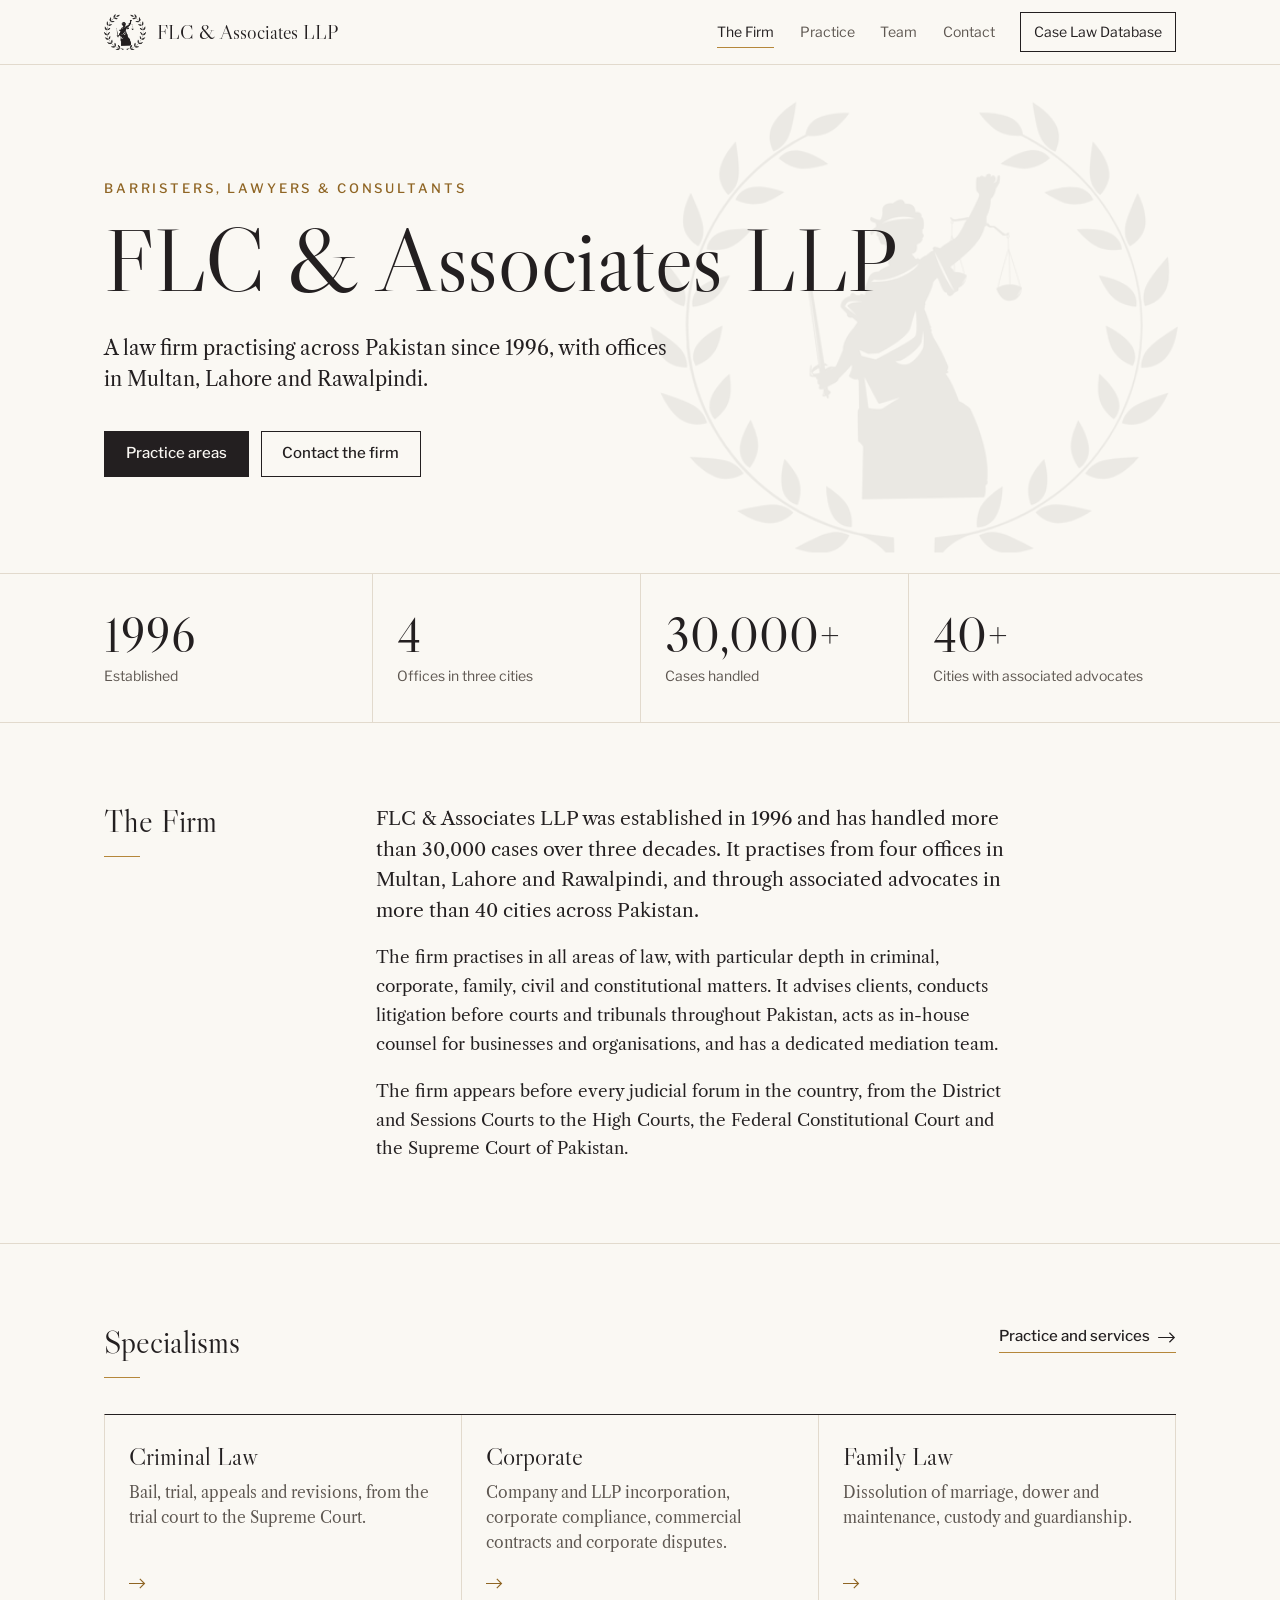
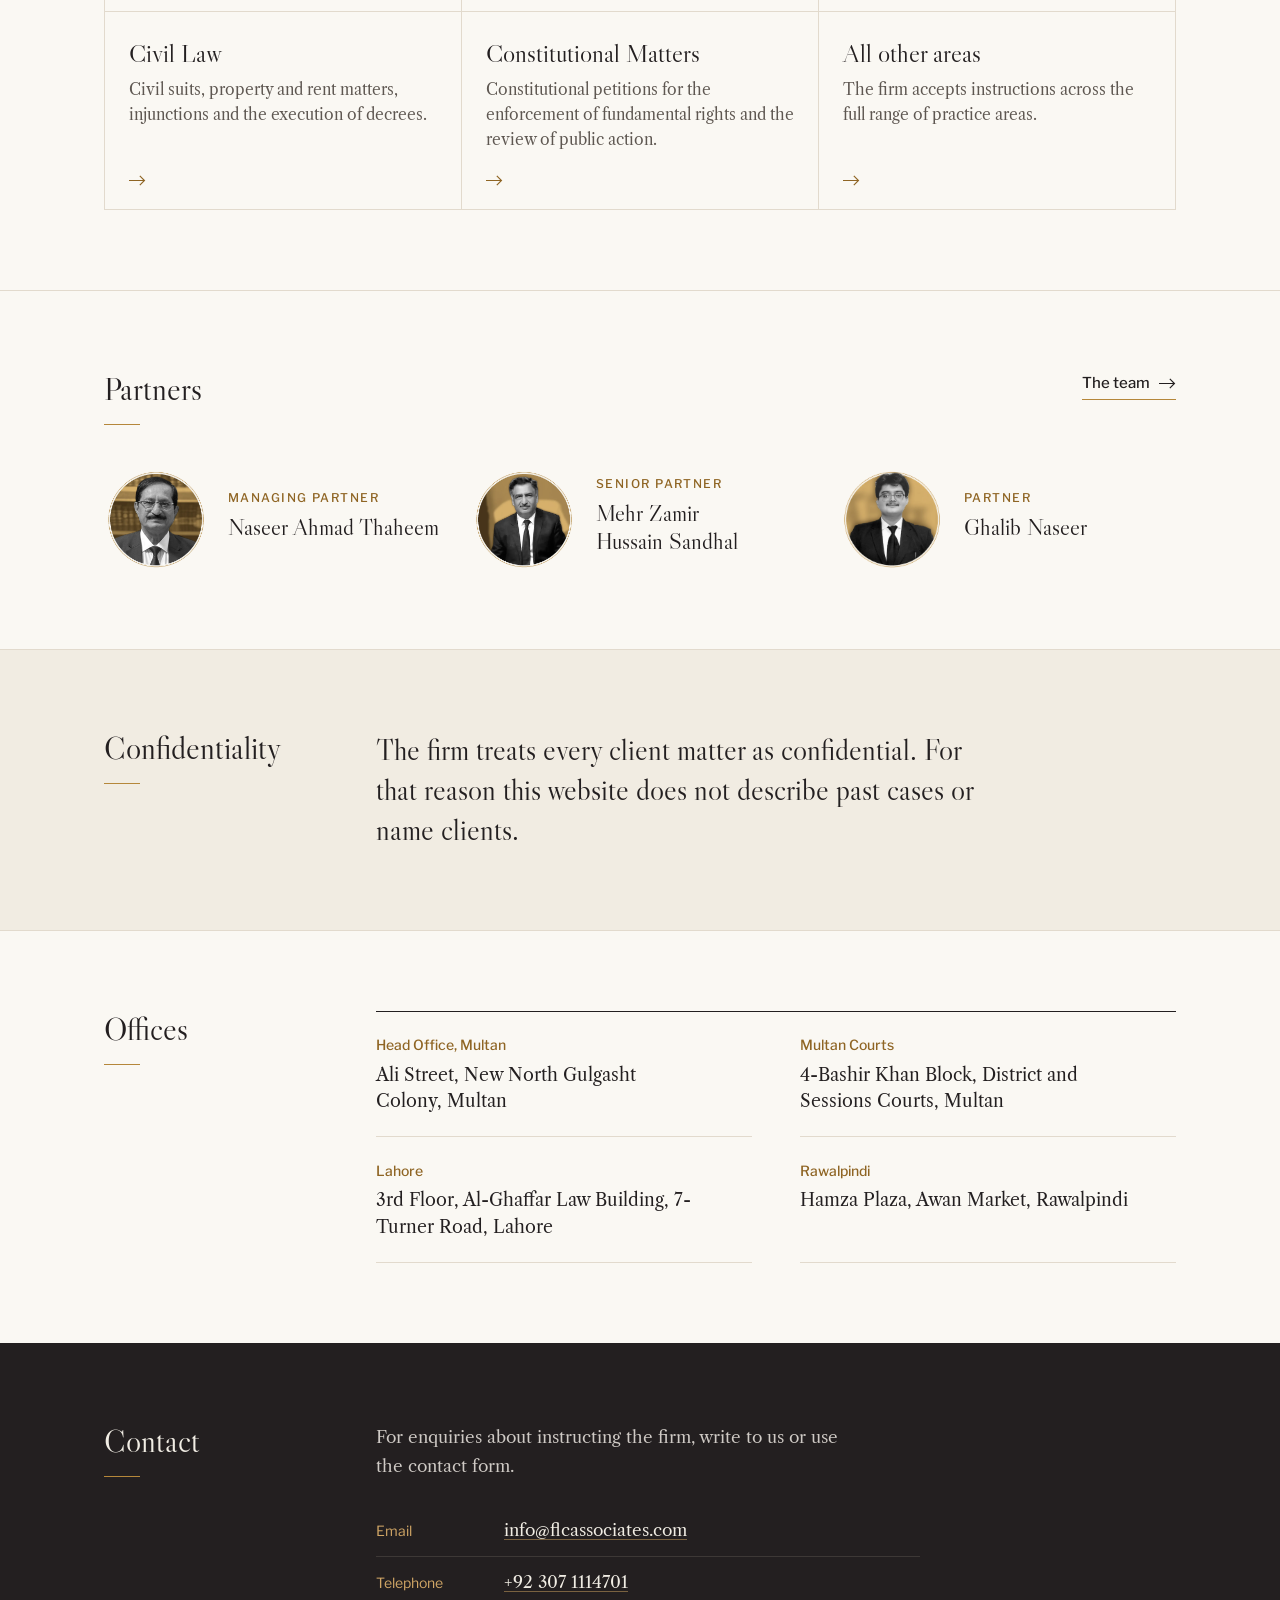
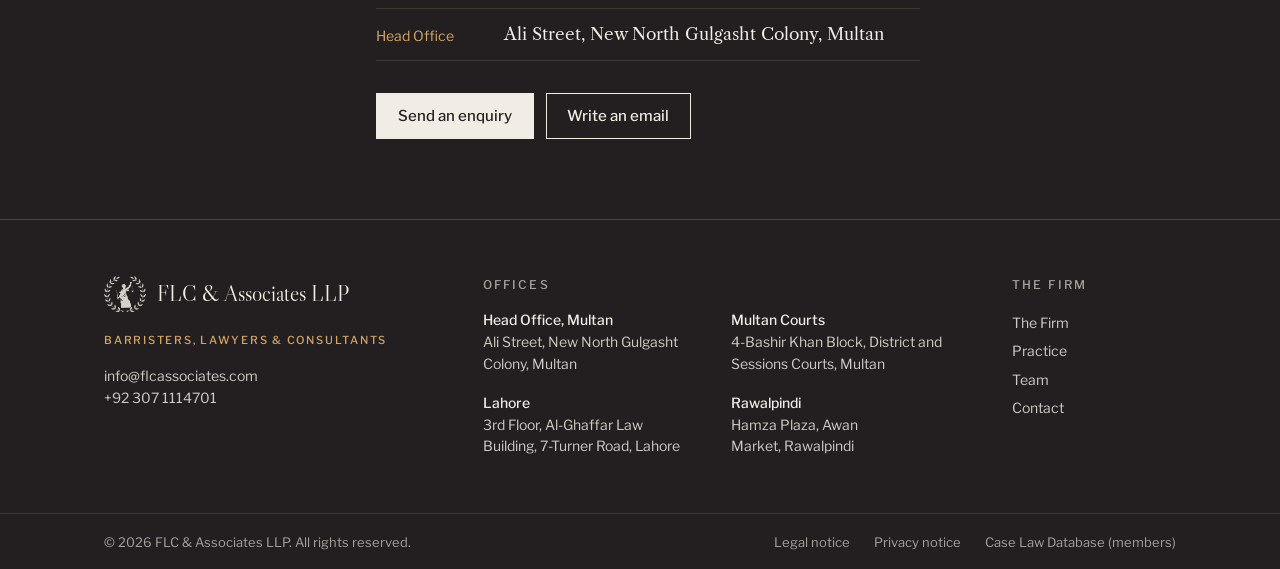
<file: index.html>
<!doctype html>
<html lang="en-GB">
<head>
<meta charset="utf-8">
<meta name="viewport" content="width=device-width, initial-scale=1, viewport-fit=cover">
<title>FLC &amp; Associates LLP</title>
<meta name="description" content="FLC &amp; Associates LLP is a law firm established in 1996 with offices in Multan, Lahore and Rawalpindi, practising in criminal, corporate, family, civil and constitutional law before every court in Pakistan.">
<link rel="canonical" href="https://flcassociates.com/">
<meta property="og:type" content="website">
<meta property="og:site_name" content="FLC &amp; Associates LLP">
<meta property="og:title" content="FLC &amp; Associates LLP">
<meta property="og:description" content="FLC &amp; Associates LLP is a law firm established in 1996 with offices in Multan, Lahore and Rawalpindi, practising in criminal, corporate, family, civil and constitutional law before every court in Pakistan.">
<meta property="og:url" content="https://flcassociates.com/">
<meta property="og:image" content="https://flcassociates.com/img/og-image.png">
<meta name="twitter:card" content="summary">
<link rel="icon" type="image/png" href="favicon.png">
<link rel="apple-touch-icon" href="img/apple-touch-icon.png">
<link rel="preload" href="fonts/libre-caslon-display-latin-400-normal.woff2" as="font" type="font/woff2" crossorigin>
<link rel="preload" href="fonts/libre-caslon-text-latin-400-normal.woff2" as="font" type="font/woff2" crossorigin>
<link rel="stylesheet" href="site.css?v=196519d273">
<script>document.documentElement.className = "js";</script>
<script src="site.js?v=a1a21b194a" defer></script>
<script type="application/ld+json">
{
  "@context": "https://schema.org",
  "@graph": [
    {
      "@type": "WebSite",
      "@id": "https://flcassociates.com/#website",
      "url": "https://flcassociates.com/",
      "name": "FLC & Associates LLP",
      "alternateName": ["FLC and Associates LLP", "FLC & Associates", "FLC Associates"],
      "publisher": { "@id": "https://flcassociates.com/#firm" }
    },
    {
      "@type": "LegalService",
      "@id": "https://flcassociates.com/#firm",
      "name": "FLC & Associates LLP",
      "alternateName": ["FLC and Associates LLP", "FLC & Associates", "FLC Associates"],
      "description": "Law firm established in 1996, practising in criminal, corporate, family, civil and constitutional law before the courts and tribunals of Pakistan.",
      "url": "https://flcassociates.com/",
      "logo": "https://flcassociates.com/img/logo-full.png",
      "image": "https://flcassociates.com/img/logo-full.png",
      "email": "info@flcassociates.com",
      "telephone": "+92-307-1114701",
      "foundingDate": "1996",
      "areaServed": "Pakistan",
      "address": [
        { "@type": "PostalAddress", "streetAddress": "Ali Street, New North Gulgasht Colony", "addressLocality": "Multan", "addressRegion": "Punjab", "addressCountry": "PK" },
        { "@type": "PostalAddress", "streetAddress": "4-Bashir Khan Block, District and Sessions Courts", "addressLocality": "Multan", "addressRegion": "Punjab", "addressCountry": "PK" },
        { "@type": "PostalAddress", "streetAddress": "3rd Floor, Al-Ghaffar Law Building, 7-Turner Road", "addressLocality": "Lahore", "addressRegion": "Punjab", "addressCountry": "PK" },
        { "@type": "PostalAddress", "streetAddress": "Hamza Plaza, Awan Market", "addressLocality": "Rawalpindi", "addressRegion": "Punjab", "addressCountry": "PK" }
      ],
      "founder": { "@type": "Person", "name": "Naseer Ahmad Thaheem" },
      "employee": [
        { "@type": "Person", "name": "Naseer Ahmad Thaheem", "jobTitle": "Managing Partner" },
        { "@type": "Person", "name": "Mehr Zamir Hussain Sandhal", "jobTitle": "Senior Partner" },
        { "@type": "Person", "name": "Ghalib Naseer", "jobTitle": "Partner", "url": "https://flcassociates.com/ghalib-naseer", "sameAs": ["https://ghalibnaseer.github.io/", "https://www.wikidata.org/wiki/Q141632011", "https://orcid.org/0009-0005-2123-7191"] }
      ]
    }
  ]
}
</script>
</head>
<body>
<a class="skip" href="#main">Skip to content</a>
<header class="topbar">
  <div class="wrap">
    <a class="brand" href="./"><img src="img/emblem-160.png" width="160" height="137" alt=""><span>FLC &amp; Associates LLP</span></a>
    <button class="menu-btn" type="button" aria-expanded="false" aria-controls="site-nav"><span class="menu-icon" aria-hidden="true"></span><span class="menu-label">Menu</span></button>
    <nav class="nav" id="site-nav" aria-label="Site">
      <a href="./" aria-current="page">The Firm</a>
      <a href="practice">Practice</a>
      <a href="team">Team</a>
      <a href="contact">Contact</a>
      <a class="members" href="case-law-database">Case Law Database</a>
    </nav>
  </div>
</header>
<main id="main">
<section class="firm-hero" aria-label="Introduction">
  <div class="wrap">
    <img class="hero-mark" src="img/emblem-480.png" width="480" height="410" alt="" aria-hidden="true">
    <p class="eyebrow">Barristers, Lawyers &amp; Consultants</p>
    <h1>FLC &amp; Associates LLP</h1>
    <p class="lede">A law firm practising across Pakistan since 1996, with offices in Multan, Lahore and Rawalpindi.</p>
    <div class="actions">
      <a class="btn btn-solid" href="practice">Practice areas</a>
      <a class="btn" href="contact">Contact the firm</a>
    </div>
  </div>
</section>

<section class="figures" aria-label="The firm in figures">
  <div class="wrap">
    <p><b>1996</b>Established</p>
    <p><b>4</b>Offices in three cities</p>
    <p><b>30,000+</b>Cases handled</p>
    <p><b>40+</b>Cities with associated advocates</p>
  </div>
</section>

<section class="section" id="firm" aria-labelledby="firm-h">
  <div class="wrap">
    <h2 id="firm-h">The Firm</h2>
    <div class="prose">
      <p class="lead">FLC &amp; Associates LLP was established in 1996 and has handled more than 30,000 cases over three decades. It practises from four offices in Multan, Lahore and Rawalpindi, and through associated advocates in more than 40 cities across Pakistan.</p>
      <p>The firm practises in all areas of law, with particular depth in criminal, corporate, family, civil and constitutional matters. It advises clients, conducts litigation before courts and tribunals throughout Pakistan, acts as in-house counsel for businesses and organisations, and has a dedicated mediation team.</p>
      <p>The firm appears before every judicial forum in the country, from the District and Sessions Courts to the High Courts, the Federal Constitutional Court and the Supreme Court of Pakistan.</p>
    </div>
  </div>
</section>

<section class="section wide" id="specialisms" aria-labelledby="spec-h">
  <div class="wrap">
    <div class="section-head">
      <h2 id="spec-h">Specialisms</h2>
      <a class="arrow" href="practice">Practice and services</a>
    </div>
    <ul class="cards">
      <li><a href="practice#criminal-law"><h3>Criminal Law</h3><p>Bail, trial, appeals and revisions, from the trial court to the Supreme Court.</p><span class="go" aria-hidden="true"></span></a></li>
      <li><a href="practice#corporate"><h3>Corporate</h3><p>Company and LLP incorporation, corporate compliance, commercial contracts and corporate disputes.</p><span class="go" aria-hidden="true"></span></a></li>
      <li><a href="practice#family-law"><h3>Family Law</h3><p>Dissolution of marriage, dower and maintenance, custody and guardianship.</p><span class="go" aria-hidden="true"></span></a></li>
      <li><a href="practice#civil-law"><h3>Civil Law</h3><p>Civil suits, property and rent matters, injunctions and the execution of decrees.</p><span class="go" aria-hidden="true"></span></a></li>
      <li><a href="practice#constitutional-matters"><h3>Constitutional Matters</h3><p>Constitutional petitions for the enforcement of fundamental rights and the review of public action.</p><span class="go" aria-hidden="true"></span></a></li>
      <li><a href="practice#other-areas"><h3>All other areas</h3><p>The firm accepts instructions across the full range of practice areas.</p><span class="go" aria-hidden="true"></span></a></li>
    </ul>
  </div>
</section>

<section class="section wide" id="partners" aria-labelledby="lead-h">
  <div class="wrap">
    <div class="section-head">
      <h2 id="lead-h">Partners</h2>
      <a class="arrow" href="team">The team</a>
    </div>
    <ul class="leaders">
        <li><a href="team#partners"><picture><source srcset="img/team/naseer-ahmad-thaheem.webp" type="image/webp"><img src="img/team/naseer-ahmad-thaheem.png" width="600" height="626" alt="" loading="lazy"></picture><span><span class="role">Managing Partner</span><span class="name">Naseer Ahmad Thaheem</span></span></a></li>
        <li><a href="team#partners"><picture><source srcset="img/team/mehr-zamir-hussain-sandhal.webp" type="image/webp"><img src="img/team/mehr-zamir-hussain-sandhal.png" width="600" height="626" alt="" loading="lazy"></picture><span><span class="role">Senior Partner</span><span class="name">Mehr Zamir Hussain Sandhal</span></span></a></li>
        <li><a href="team#partners"><picture><source srcset="img/team/ghalib-naseer.webp" type="image/webp"><img src="img/team/ghalib-naseer.png" width="600" height="626" alt="" loading="lazy"></picture><span><span class="role">Partner</span><span class="name">Ghalib Naseer</span></span></a></li>
    </ul>
  </div>
</section>

<section class="section band" aria-labelledby="conf-h">
  <div class="wrap">
    <h2 id="conf-h">Confidentiality</h2>
    <div>
      <blockquote><p>The firm treats every client matter as confidential. For that reason this website does not describe past cases or name clients.</p></blockquote>
    </div>
  </div>
</section>

<section class="section" id="offices" aria-labelledby="offices-h">
  <div class="wrap">
    <h2 id="offices-h">Offices</h2>
    <div>
      <ul class="offices">
        <li><p class="where">Head Office, Multan</p><address>Ali Street, New North Gulgasht Colony, Multan</address></li>
        <li><p class="where">Multan Courts</p><address>4-Bashir Khan Block, District and Sessions Courts, Multan</address></li>
        <li><p class="where">Lahore</p><address>3rd Floor, Al-Ghaffar Law Building, 7-Turner Road, Lahore</address></li>
        <li><p class="where">Rawalpindi</p><address>Hamza Plaza, Awan Market, Rawalpindi</address></li>
      </ul>
    </div>
  </div>
</section>

</main>
<section class="contact" id="contact" aria-labelledby="contact-h">
  <div class="wrap">
    <h2 id="contact-h">Contact</h2>
    <div>
      <p class="note">For enquiries about instructing the firm, write to us or use the contact form.</p>
      <dl>
        <div><dt>Email</dt><dd><a href="mailto:info@flcassociates.com">info@flcassociates.com</a></dd></div>
        <div><dt>Telephone</dt><dd><a href="tel:+923071114701">+92 307 1114701</a></dd></div>
        <div><dt>Head Office</dt><dd>Ali Street, New North Gulgasht Colony, Multan</dd></div>
      </dl>
      <div class="actions">
        <a class="btn btn-solid" href="contact#form">Send an enquiry</a>
        <a class="btn" href="mailto:info@flcassociates.com">Write an email</a>
      </div>
    </div>
  </div>
</section>
<footer class="site">
  <div class="wrap foot-grid">
    <div class="foot-brand">
      <a class="foot-logo" href="./"><img src="img/emblem-light-160.png" width="160" height="137" alt="" loading="lazy"><span>FLC &amp; Associates LLP</span></a>
      <p class="foot-tag">Barristers, Lawyers &amp; Consultants</p>
      <p class="foot-contact"><a href="mailto:info@flcassociates.com">info@flcassociates.com</a><br><a href="tel:+923071114701">+92 307 1114701</a></p>
    </div>
    <div class="foot-offices">
      <p class="foot-h">Offices</p>
      <ul>
        <li><span>Head Office, Multan</span>Ali Street, New North Gulgasht Colony, Multan</li>
        <li><span>Multan Courts</span>4-Bashir Khan Block, District and Sessions Courts, Multan</li>
        <li><span>Lahore</span>3rd Floor, Al-Ghaffar Law Building, 7-Turner Road, Lahore</li>
        <li><span>Rawalpindi</span>Hamza Plaza, Awan Market, Rawalpindi</li>
      </ul>
    </div>
    <nav class="foot-links" aria-label="Footer">
      <p class="foot-h">The firm</p>
      <a href="./">The Firm</a>
      <a href="practice">Practice</a>
      <a href="team">Team</a>
      <a href="contact">Contact</a>
    </nav>
  </div>
  <div class="foot-base">
    <div class="wrap">
      <span>© 2026 FLC &amp; Associates LLP. All rights reserved.</span>
      <nav aria-label="Legal">
        <a href="legal-notice">Legal notice</a>
        <a href="privacy">Privacy notice</a>
        <a href="case-law-database">Case Law Database (members)</a>
      </nav>
    </div>
  </div>
</footer>
</body>
</html>
</file>
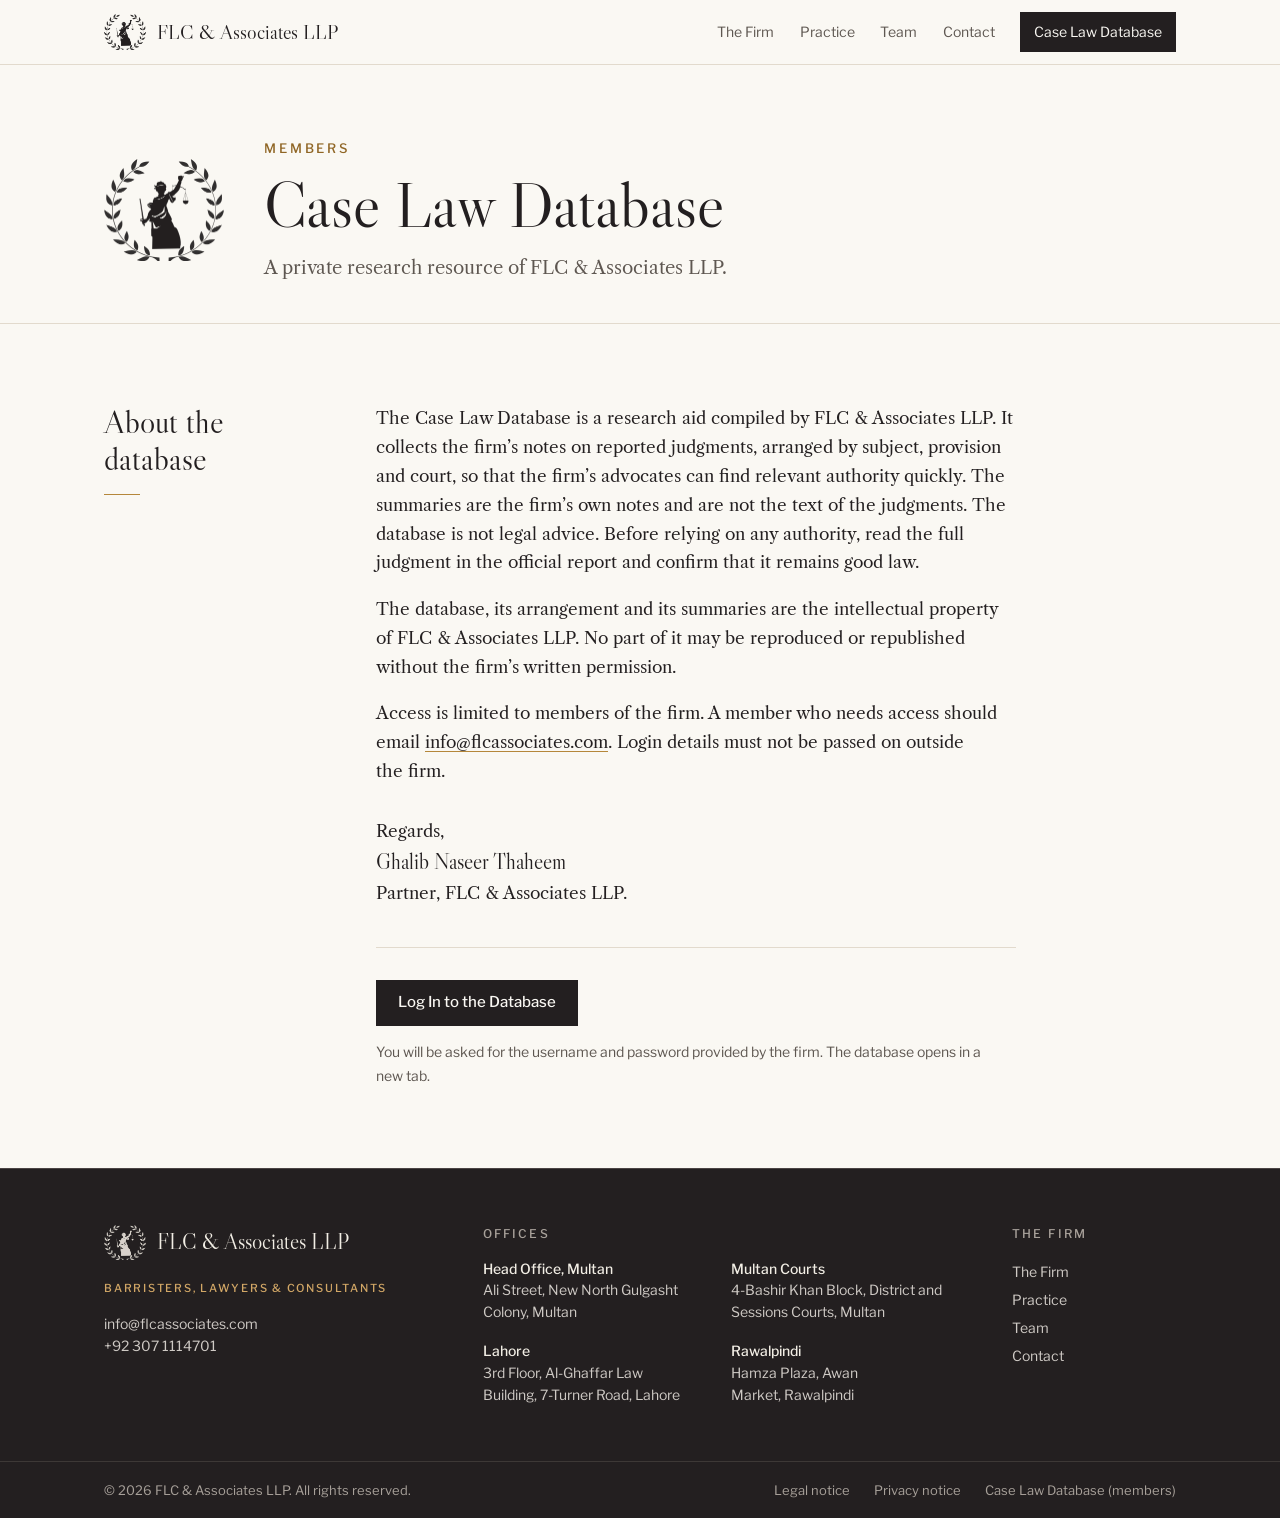
<file: case-law-database.html>
<!doctype html>
<html lang="en-GB">
<head>
<meta charset="utf-8">
<meta name="viewport" content="width=device-width, initial-scale=1, viewport-fit=cover">
<title>Case Law Database | FLC &amp; Associates LLP</title>
<meta name="description" content="The case law database of FLC &amp; Associates LLP, a private research resource for members of the firm.">
<link rel="canonical" href="https://flcassociates.com/case-law-database">
<meta property="og:type" content="website">
<meta property="og:site_name" content="FLC &amp; Associates LLP">
<meta property="og:title" content="Case Law Database | FLC &amp; Associates LLP">
<meta property="og:description" content="The case law database of FLC &amp; Associates LLP, a private research resource for members of the firm.">
<meta property="og:url" content="https://flcassociates.com/case-law-database">
<meta property="og:image" content="https://flcassociates.com/img/og-image.png">
<meta name="twitter:card" content="summary">
<link rel="icon" type="image/png" href="favicon.png">
<link rel="apple-touch-icon" href="img/apple-touch-icon.png">
<link rel="preload" href="fonts/libre-caslon-display-latin-400-normal.woff2" as="font" type="font/woff2" crossorigin>
<link rel="preload" href="fonts/libre-caslon-text-latin-400-normal.woff2" as="font" type="font/woff2" crossorigin>
<link rel="stylesheet" href="site.css?v=196519d273">
<script>document.documentElement.className = "js";</script>
<script src="site.js?v=a1a21b194a" defer></script>
<meta name="robots" content="noindex, nofollow">
</head>
<body>
<a class="skip" href="#main">Skip to content</a>
<header class="topbar">
  <div class="wrap">
    <a class="brand" href="./"><img src="img/emblem-160.png" width="160" height="137" alt=""><span>FLC &amp; Associates LLP</span></a>
    <button class="menu-btn" type="button" aria-expanded="false" aria-controls="site-nav"><span class="menu-icon" aria-hidden="true"></span><span class="menu-label">Menu</span></button>
    <nav class="nav" id="site-nav" aria-label="Site">
      <a href="./">The Firm</a>
      <a href="practice">Practice</a>
      <a href="team">Team</a>
      <a href="contact">Contact</a>
      <a class="members" href="case-law-database" aria-current="page">Case Law Database</a>
    </nav>
  </div>
</header>
<main id="main">
<section class="page-head db-head" aria-labelledby="dbh">
  <div class="wrap">
    <img class="db-emblem" src="img/emblem-480.png" width="480" height="410" alt="FLC &amp; Associates LLP emblem">
    <div>
      <p class="eyebrow">Members</p>
      <h1 id="dbh">Case Law Database</h1>
      <p class="sub">A private research resource of FLC &amp; Associates LLP.</p>
    </div>
  </div>
</section>
<section class="section first" aria-labelledby="db-about">
  <div class="wrap">
    <h2 id="db-about">About the database</h2>
    <div class="prose">
      <p>The Case Law Database is a research aid compiled by FLC &amp; Associates LLP. It collects the firm’s notes on reported judgments, arranged by subject, provision and court, so that the firm’s advocates can find relevant authority quickly. The summaries are the firm’s own notes and are not the text of the judgments. The database is not legal advice. Before relying on any authority, read the full judgment in the official report and confirm that it remains good law.</p>
      <p>The database, its arrangement and its summaries are the intellectual property of FLC &amp; Associates LLP. No part of it may be reproduced or republished without the firm’s written permission.</p>
      <p>Access is limited to members of the firm. A member who needs access should email <a href="mailto:info@flcassociates.com?subject=Case%20Law%20Database%20access%20request">info@flcassociates.com</a>. Login details must not be passed on outside the firm.</p>
      <p class="signoff">Regards,<br><span class="signoff-name">Ghalib Naseer Thaheem</span><br>Partner, FLC &amp; Associates LLP.</p>
      <div class="db-login">
        <a class="btn btn-solid" href="https://caselawdatabase.flcassociates.com/" target="_blank" rel="nofollow noopener">Log In to the Database</a>
        <p class="note-small">You will be asked for the username and password provided by the firm. The database opens in a new tab.</p>
      </div>
    </div>
  </div>
</section>

</main>
<footer class="site">
  <div class="wrap foot-grid">
    <div class="foot-brand">
      <a class="foot-logo" href="./"><img src="img/emblem-light-160.png" width="160" height="137" alt="" loading="lazy"><span>FLC &amp; Associates LLP</span></a>
      <p class="foot-tag">Barristers, Lawyers &amp; Consultants</p>
      <p class="foot-contact"><a href="mailto:info@flcassociates.com">info@flcassociates.com</a><br><a href="tel:+923071114701">+92 307 1114701</a></p>
    </div>
    <div class="foot-offices">
      <p class="foot-h">Offices</p>
      <ul>
        <li><span>Head Office, Multan</span>Ali Street, New North Gulgasht Colony, Multan</li>
        <li><span>Multan Courts</span>4-Bashir Khan Block, District and Sessions Courts, Multan</li>
        <li><span>Lahore</span>3rd Floor, Al-Ghaffar Law Building, 7-Turner Road, Lahore</li>
        <li><span>Rawalpindi</span>Hamza Plaza, Awan Market, Rawalpindi</li>
      </ul>
    </div>
    <nav class="foot-links" aria-label="Footer">
      <p class="foot-h">The firm</p>
      <a href="./">The Firm</a>
      <a href="practice">Practice</a>
      <a href="team">Team</a>
      <a href="contact">Contact</a>
    </nav>
  </div>
  <div class="foot-base">
    <div class="wrap">
      <span>© 2026 FLC &amp; Associates LLP. All rights reserved.</span>
      <nav aria-label="Legal">
        <a href="legal-notice">Legal notice</a>
        <a href="privacy">Privacy notice</a>
        <a href="case-law-database">Case Law Database (members)</a>
      </nav>
    </div>
  </div>
</footer>
</body>
</html>
</file>
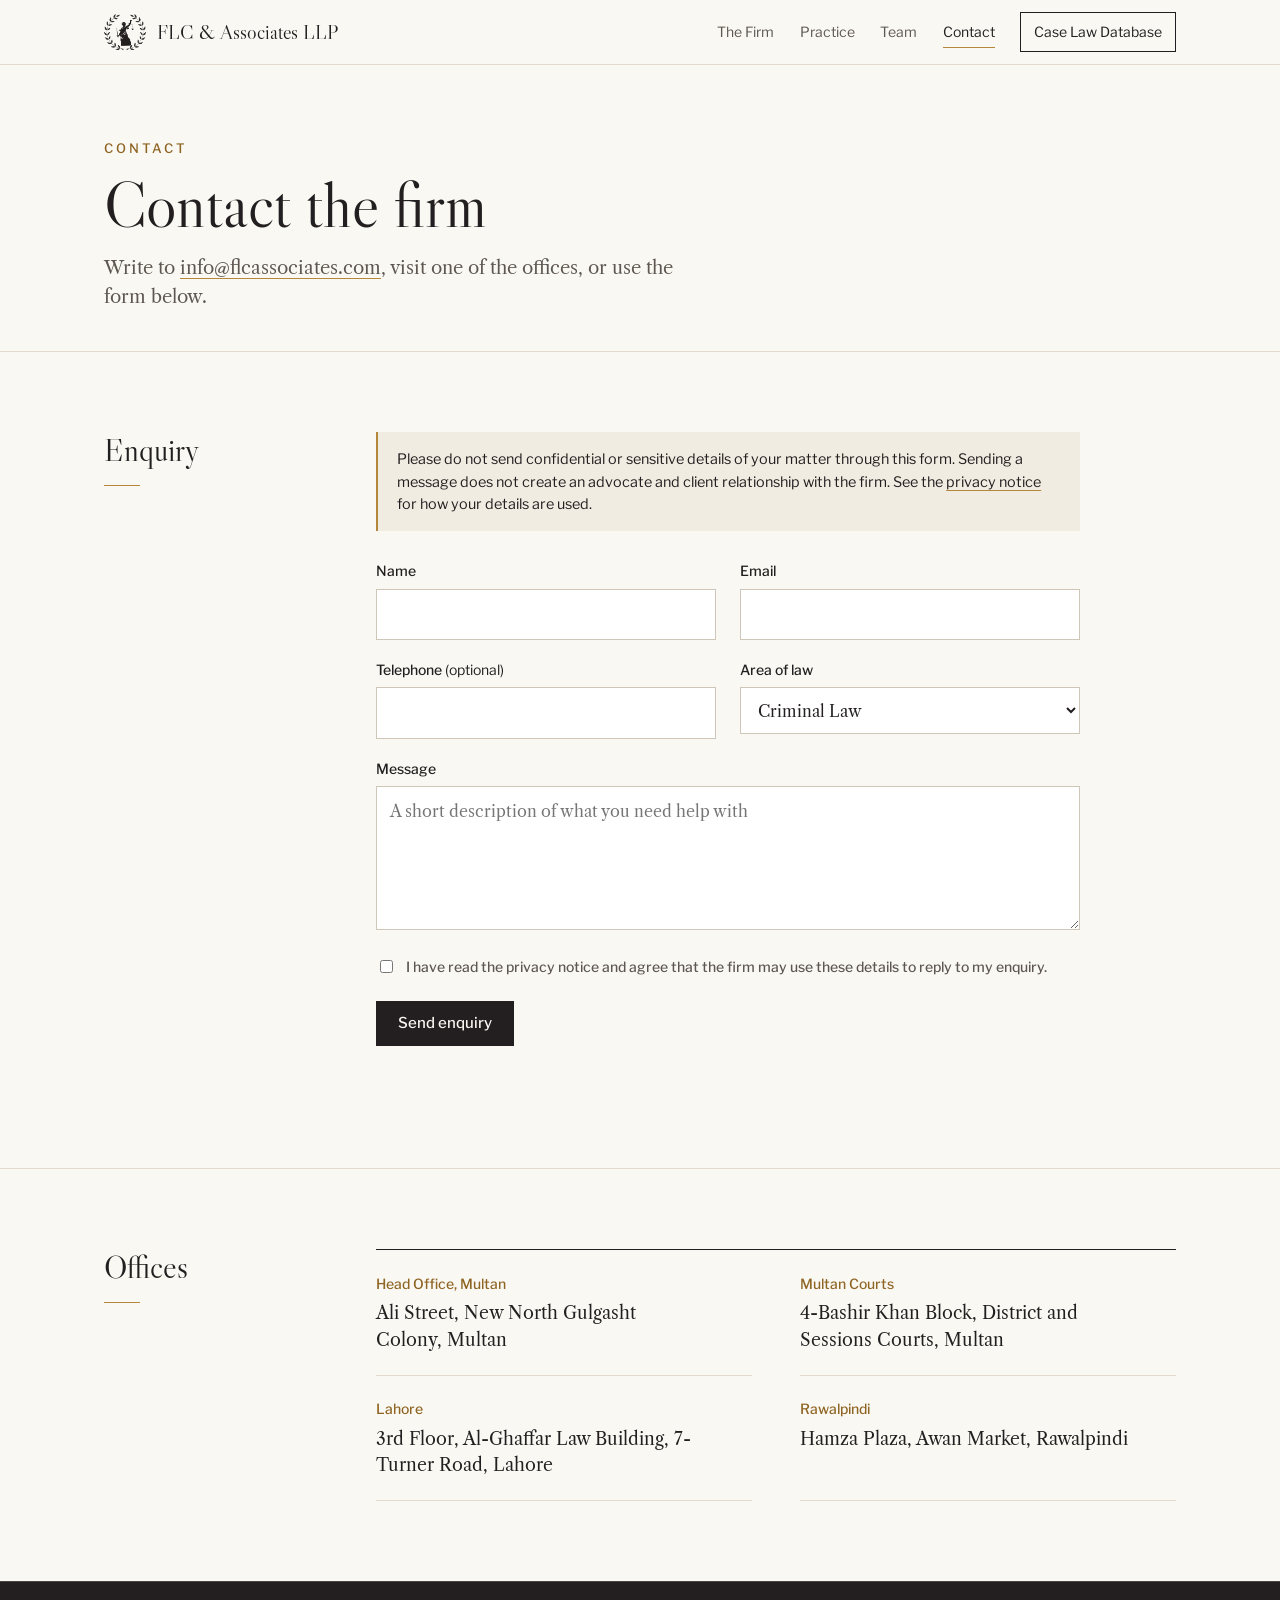
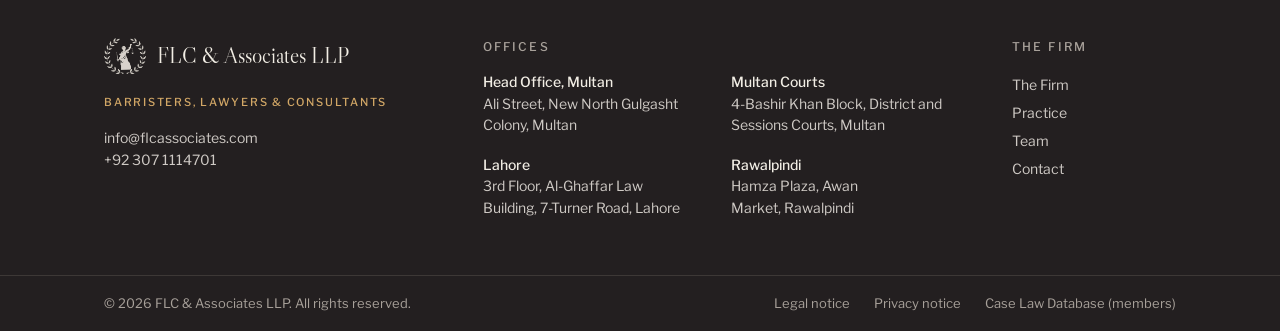
<file: contact.html>
<!doctype html>
<html lang="en-GB">
<head>
<meta charset="utf-8">
<meta name="viewport" content="width=device-width, initial-scale=1, viewport-fit=cover">
<title>Contact | FLC &amp; Associates LLP</title>
<meta name="description" content="Contact FLC &amp; Associates LLP: offices in Multan, Lahore and Rawalpindi; email info@flcassociates.com.">
<link rel="canonical" href="https://flcassociates.com/contact">
<meta property="og:type" content="website">
<meta property="og:site_name" content="FLC &amp; Associates LLP">
<meta property="og:title" content="Contact | FLC &amp; Associates LLP">
<meta property="og:description" content="Contact FLC &amp; Associates LLP: offices in Multan, Lahore and Rawalpindi; email info@flcassociates.com.">
<meta property="og:url" content="https://flcassociates.com/contact">
<meta property="og:image" content="https://flcassociates.com/img/og-image.png">
<meta name="twitter:card" content="summary">
<link rel="icon" type="image/png" href="favicon.png">
<link rel="apple-touch-icon" href="img/apple-touch-icon.png">
<link rel="preload" href="fonts/libre-caslon-display-latin-400-normal.woff2" as="font" type="font/woff2" crossorigin>
<link rel="preload" href="fonts/libre-caslon-text-latin-400-normal.woff2" as="font" type="font/woff2" crossorigin>
<link rel="stylesheet" href="site.css?v=196519d273">
<script>document.documentElement.className = "js";</script>
<script src="site.js?v=a1a21b194a" defer></script>
</head>
<body>
<a class="skip" href="#main">Skip to content</a>
<header class="topbar">
  <div class="wrap">
    <a class="brand" href="./"><img src="img/emblem-160.png" width="160" height="137" alt=""><span>FLC &amp; Associates LLP</span></a>
    <button class="menu-btn" type="button" aria-expanded="false" aria-controls="site-nav"><span class="menu-icon" aria-hidden="true"></span><span class="menu-label">Menu</span></button>
    <nav class="nav" id="site-nav" aria-label="Site">
      <a href="./">The Firm</a>
      <a href="practice">Practice</a>
      <a href="team">Team</a>
      <a href="contact" aria-current="page">Contact</a>
      <a class="members" href="case-law-database">Case Law Database</a>
    </nav>
  </div>
</header>
<main id="main">
<section class="page-head" aria-labelledby="ch">
  <div class="wrap">
    <p class="eyebrow">Contact</p>
    <h1 id="ch">Contact the firm</h1>
    <p class="sub">Write to <a href="mailto:info@flcassociates.com">info@flcassociates.com</a>, visit one of the offices, or use the form below.</p>
  </div>
</section>

<section class="section first" id="form" aria-labelledby="form-h">
  <div class="wrap">
    <h2 id="form-h">Enquiry</h2>
    <div>
      <p class="form-warning">Please do not send confidential or sensitive details of your matter through this form. Sending a message does not create an advocate and client relationship with the firm. See the <a href="privacy">privacy notice</a> for how your details are used.</p>
      <form class="form" id="enquiry" action="#" method="post" novalidate>
        <div><label for="f-name">Name</label><input id="f-name" name="name" type="text" autocomplete="name" required maxlength="120"></div>
        <div><label for="f-email">Email</label><input id="f-email" name="email" type="email" autocomplete="email" required maxlength="160"></div>
        <div><label for="f-phone">Telephone <span style="font-weight:400">(optional)</span></label><input id="f-phone" name="phone" type="tel" autocomplete="tel" maxlength="40"></div>
        <div><label for="f-area">Area of law</label>
          <select id="f-area" name="area">
            <option>Criminal Law</option><option>Corporate</option><option>Family Law</option>
            <option>Civil Law</option><option>Constitutional Matters</option><option>Mediation</option>
            <option>In-house counsel</option><option>Other</option>
          </select></div>
        <div class="full"><label for="f-msg">Message</label><textarea id="f-msg" name="message" required maxlength="3000" placeholder="A short description of what you need help with"></textarea></div>
        <div class="hp" aria-hidden="true"><label for="f-web">Leave this field empty</label><input id="f-web" name="website" type="text" tabindex="-1" autocomplete="off"></div>
        <div class="full"><label class="check"><input type="checkbox" name="consent" required> I have read the privacy notice and agree that the firm may use these details to reply to my enquiry.</label></div>
        <div class="full"><button class="btn btn-solid" type="submit">Send enquiry</button></div>
        <p class="form-status" id="form-status" role="status" aria-live="polite"></p>
      </form>
    </div>
  </div>
</section>

<section class="section" id="offices" aria-labelledby="offices-h">
  <div class="wrap">
    <h2 id="offices-h">Offices</h2>
    <div>
      <ul class="offices">
        <li><p class="where">Head Office, Multan</p><address>Ali Street, New North Gulgasht Colony, Multan</address></li>
        <li><p class="where">Multan Courts</p><address>4-Bashir Khan Block, District and Sessions Courts, Multan</address></li>
        <li><p class="where">Lahore</p><address>3rd Floor, Al-Ghaffar Law Building, 7-Turner Road, Lahore</address></li>
        <li><p class="where">Rawalpindi</p><address>Hamza Plaza, Awan Market, Rawalpindi</address></li>
      </ul>
    </div>
  </div>
</section>

</main>
<footer class="site">
  <div class="wrap foot-grid">
    <div class="foot-brand">
      <a class="foot-logo" href="./"><img src="img/emblem-light-160.png" width="160" height="137" alt="" loading="lazy"><span>FLC &amp; Associates LLP</span></a>
      <p class="foot-tag">Barristers, Lawyers &amp; Consultants</p>
      <p class="foot-contact"><a href="mailto:info@flcassociates.com">info@flcassociates.com</a><br><a href="tel:+923071114701">+92 307 1114701</a></p>
    </div>
    <div class="foot-offices">
      <p class="foot-h">Offices</p>
      <ul>
        <li><span>Head Office, Multan</span>Ali Street, New North Gulgasht Colony, Multan</li>
        <li><span>Multan Courts</span>4-Bashir Khan Block, District and Sessions Courts, Multan</li>
        <li><span>Lahore</span>3rd Floor, Al-Ghaffar Law Building, 7-Turner Road, Lahore</li>
        <li><span>Rawalpindi</span>Hamza Plaza, Awan Market, Rawalpindi</li>
      </ul>
    </div>
    <nav class="foot-links" aria-label="Footer">
      <p class="foot-h">The firm</p>
      <a href="./">The Firm</a>
      <a href="practice">Practice</a>
      <a href="team">Team</a>
      <a href="contact">Contact</a>
    </nav>
  </div>
  <div class="foot-base">
    <div class="wrap">
      <span>© 2026 FLC &amp; Associates LLP. All rights reserved.</span>
      <nav aria-label="Legal">
        <a href="legal-notice">Legal notice</a>
        <a href="privacy">Privacy notice</a>
        <a href="case-law-database">Case Law Database (members)</a>
      </nav>
    </div>
  </div>
</footer>
<script>
/* Contact form. FORM_ENDPOINT is the Google Apps Script web app URL; until it is set,
   the form opens the visitor's email program with the message filled in. */
(function () {
  var FORM_ENDPOINT = "";
  var form = document.getElementById("enquiry");
  var status = document.getElementById("form-status");
  if (!form) return;
  form.addEventListener("submit", function (e) {
    e.preventDefault();
    if (form.website.value) return;
    if (!form.checkValidity()) { status.textContent = "Please complete the name, email and message fields and tick the box."; form.reportValidity(); return; }
    var data = { name: form.name.value, email: form.email.value, phone: form.phone.value, area: form.area.value, message: form.message.value };
    if (!FORM_ENDPOINT) {
      var body = "Name: " + data.name + "\nEmail: " + data.email + "\nTelephone: " + data.phone + "\nArea: " + data.area + "\n\n" + data.message;
      window.location.href = "mailto:info@flcassociates.com?subject=" + encodeURIComponent("Enquiry: " + data.area) + "&body=" + encodeURIComponent(body);
      return;
    }
    status.textContent = "Sending\u2026";
    fetch(FORM_ENDPOINT, { method: "POST", mode: "no-cors", headers: { "Content-Type": "text/plain;charset=utf-8" }, body: JSON.stringify(data) })
      .then(function () { form.reset(); status.textContent = "Thank you. Your enquiry has been sent and the firm will reply by email."; })
      .catch(function () { status.textContent = "The message could not be sent. Please email info@flcassociates.com."; });
  });
})();
</script>
</body>
</html>
</file>
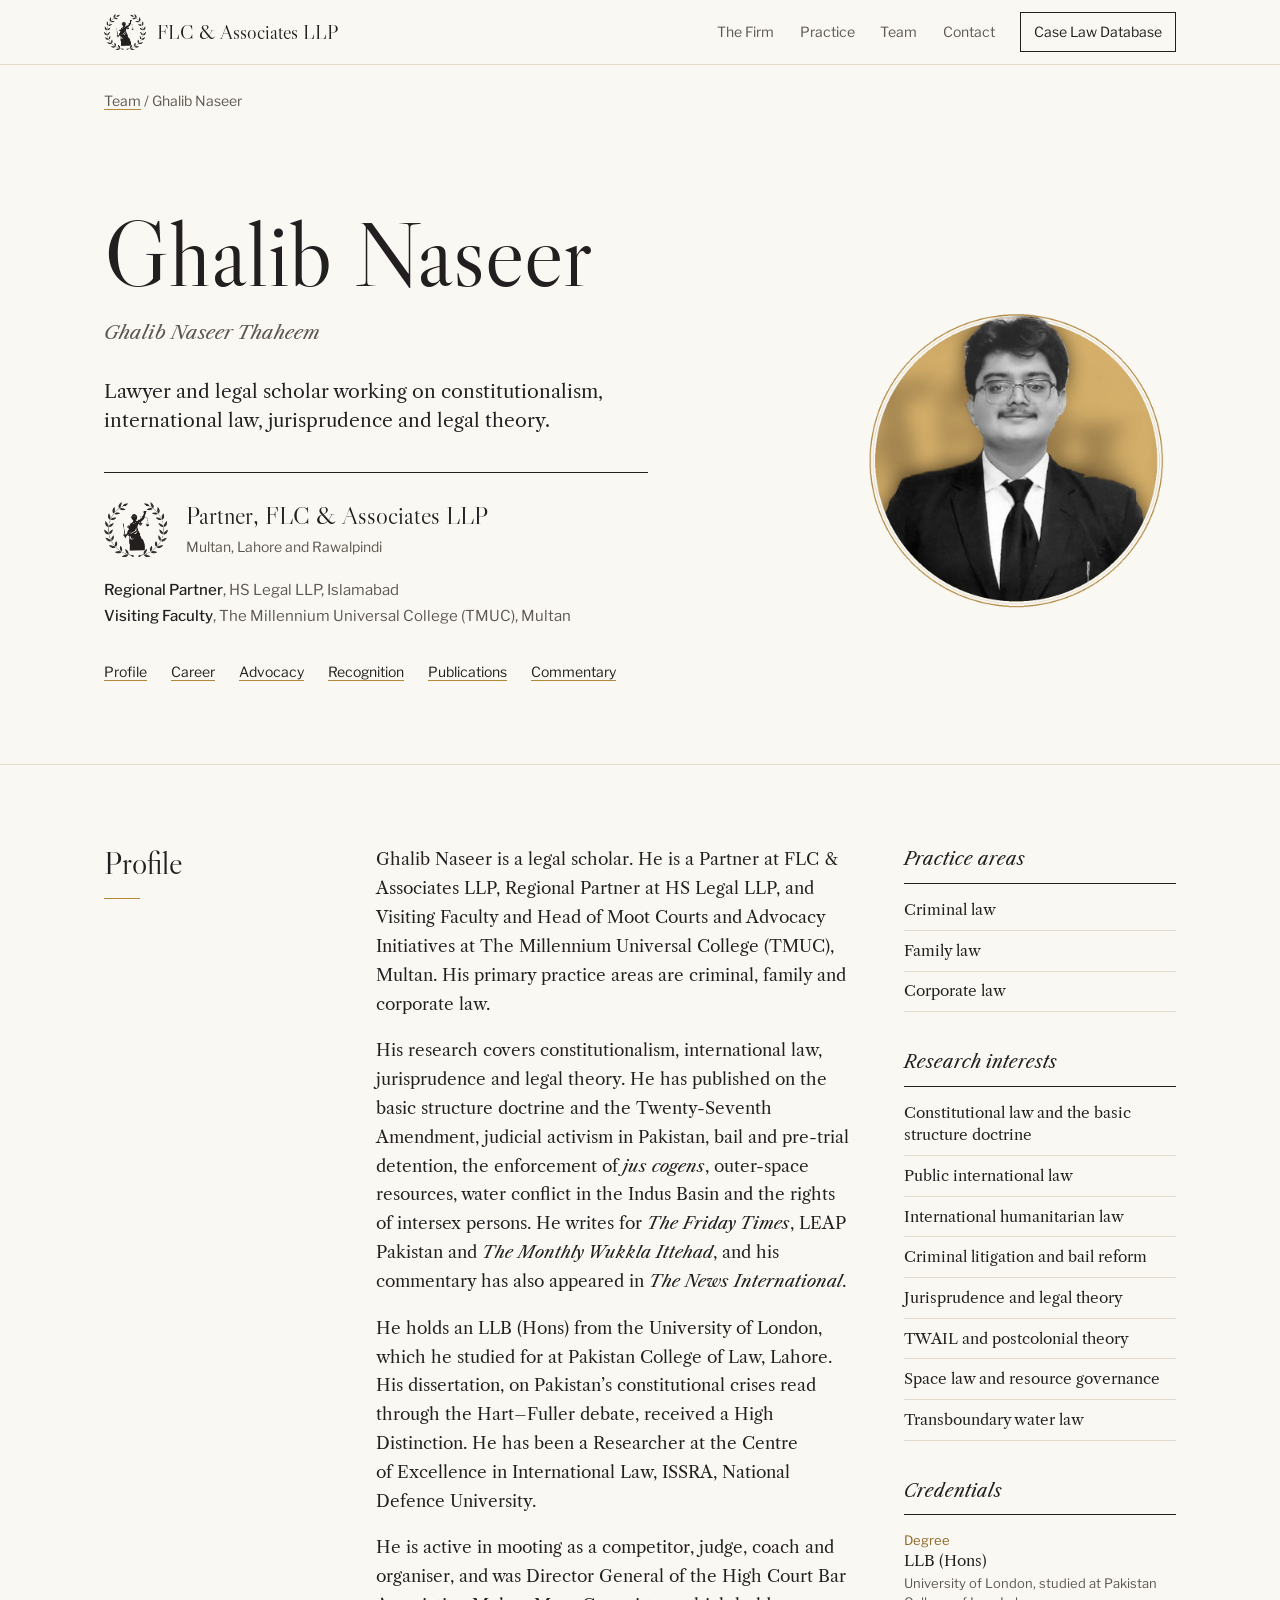
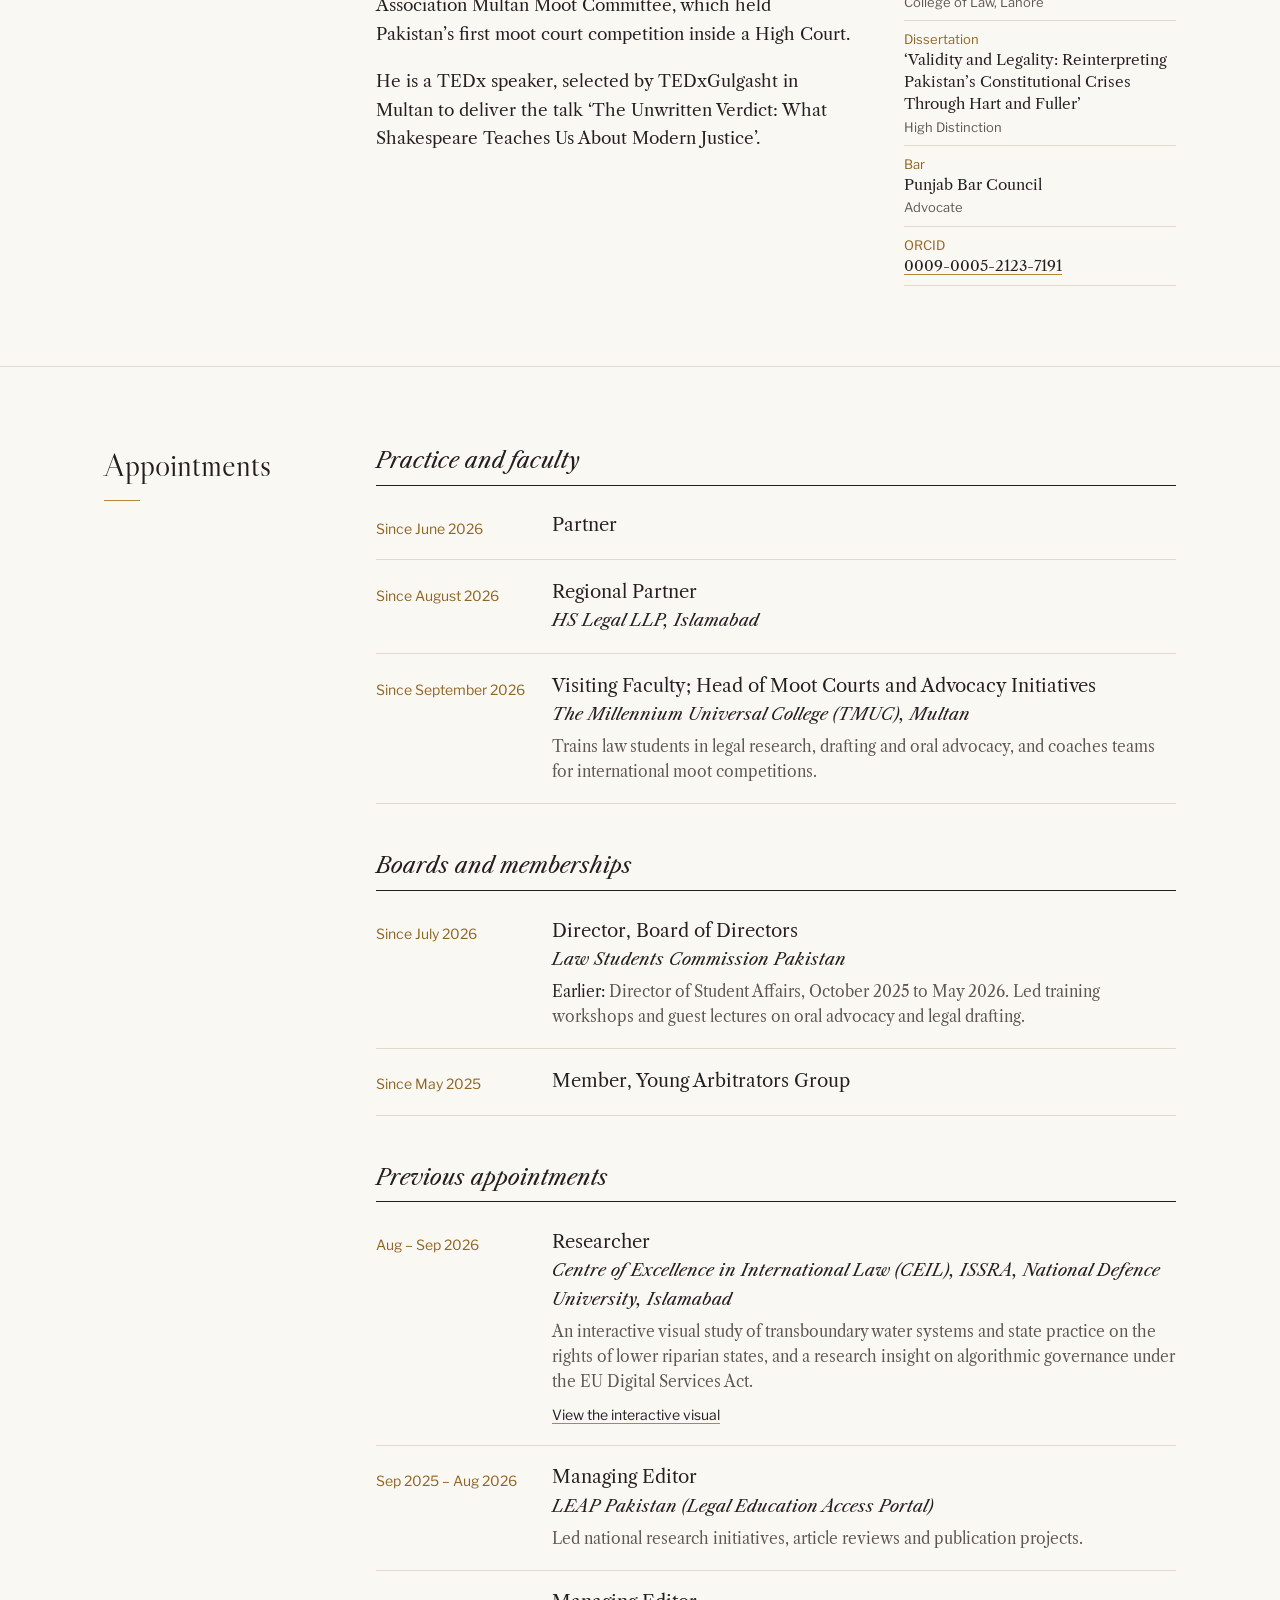
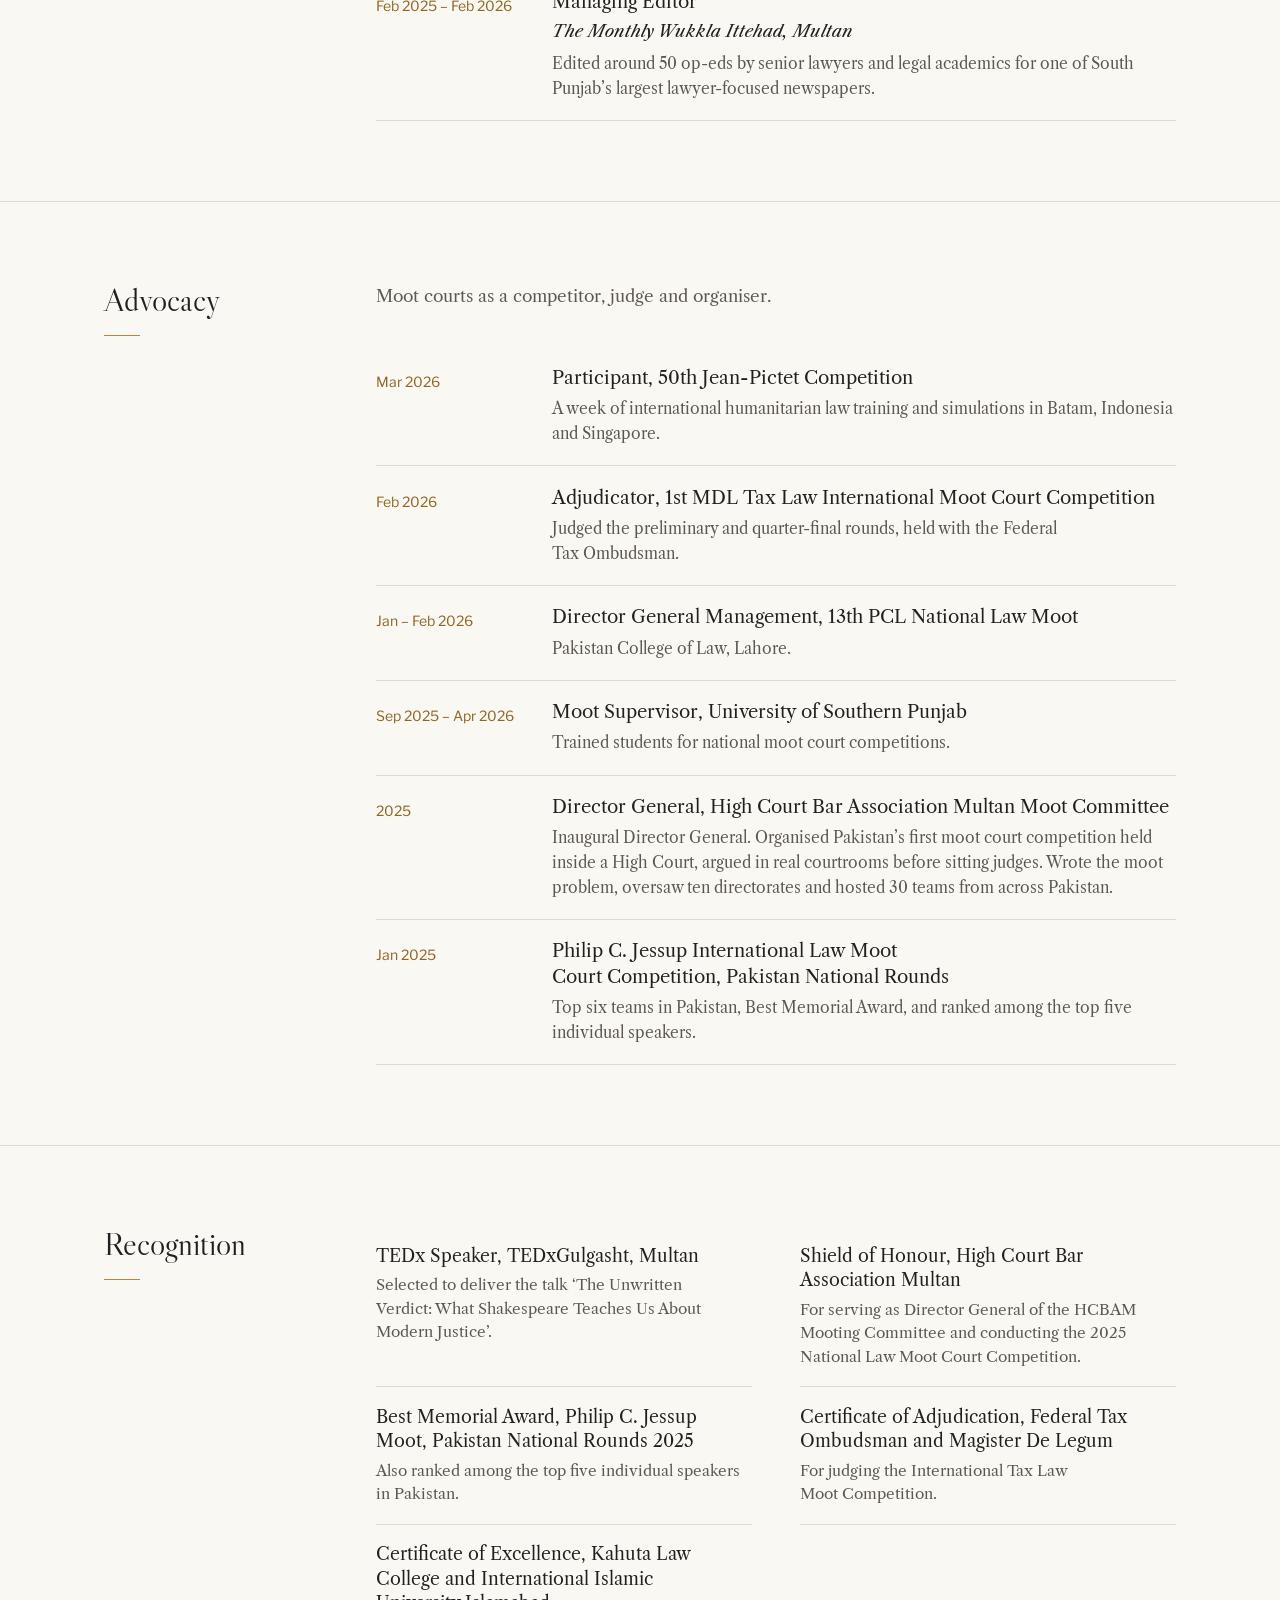
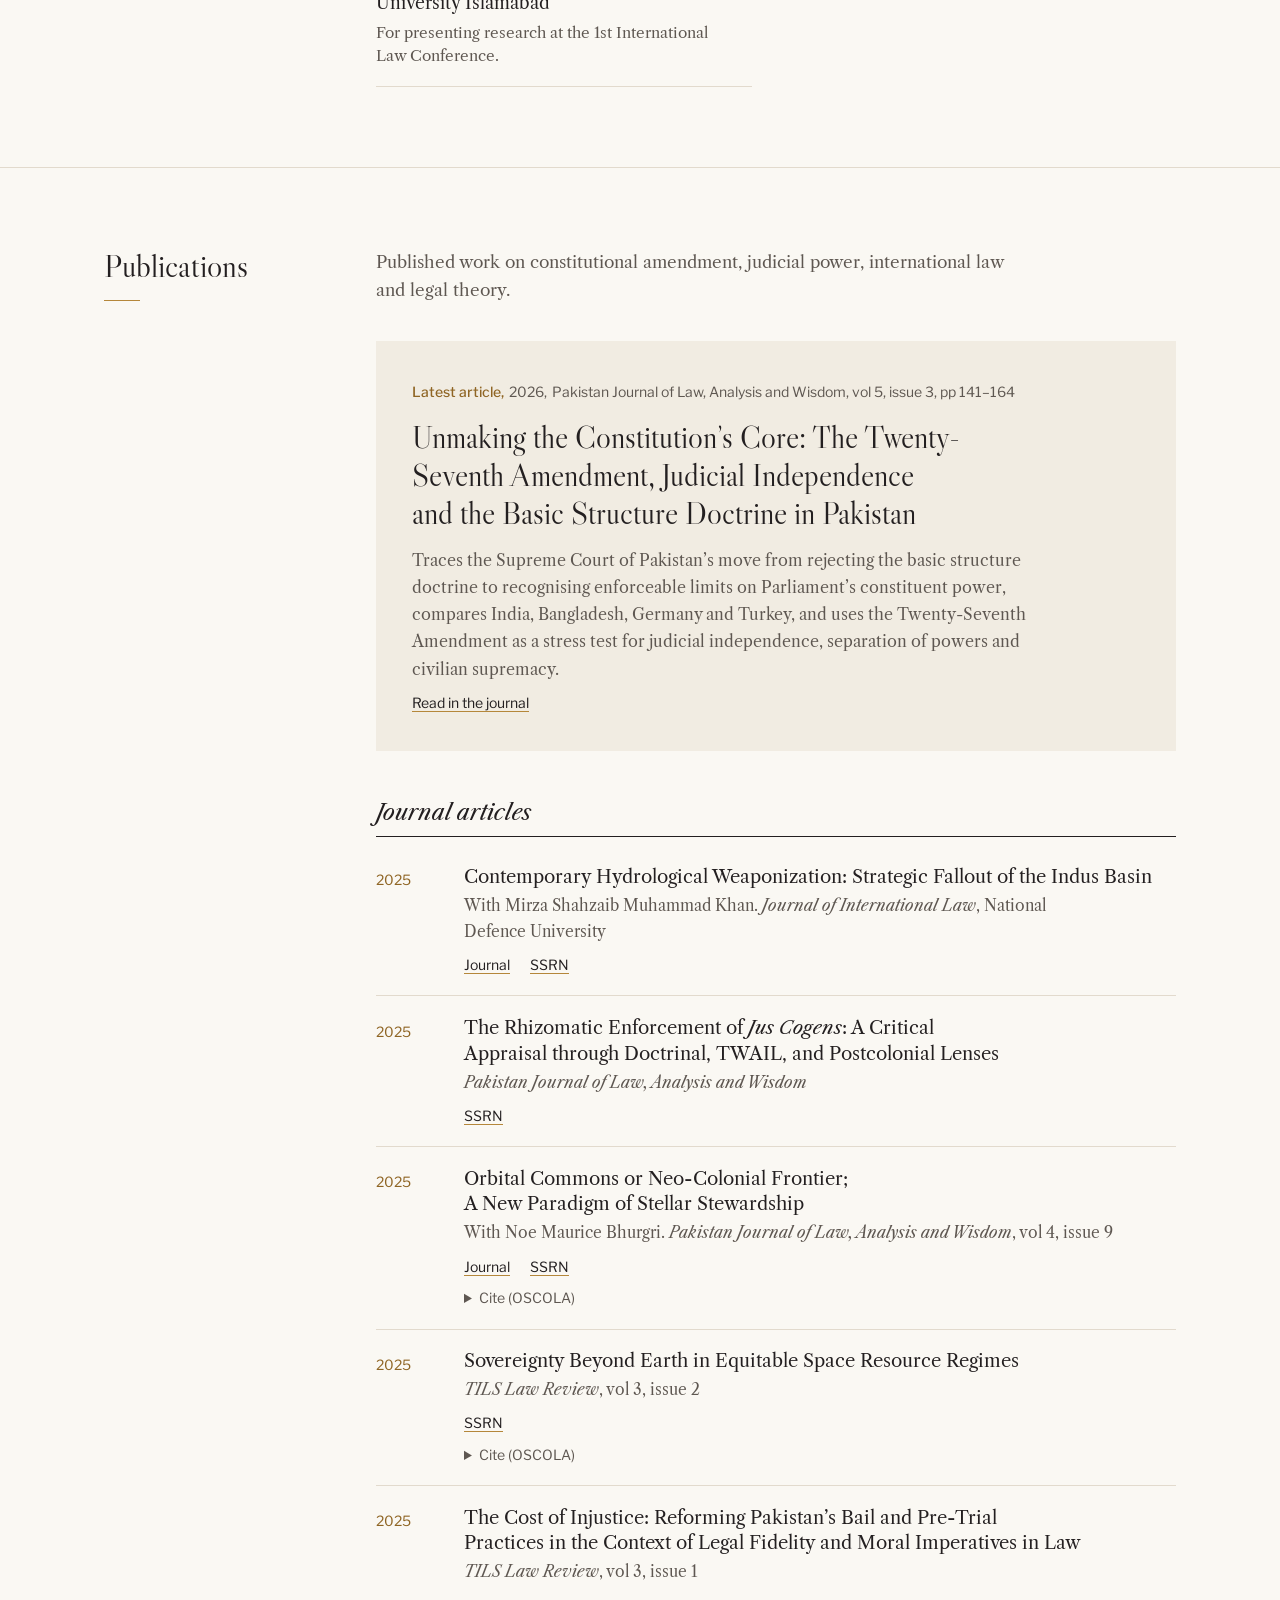
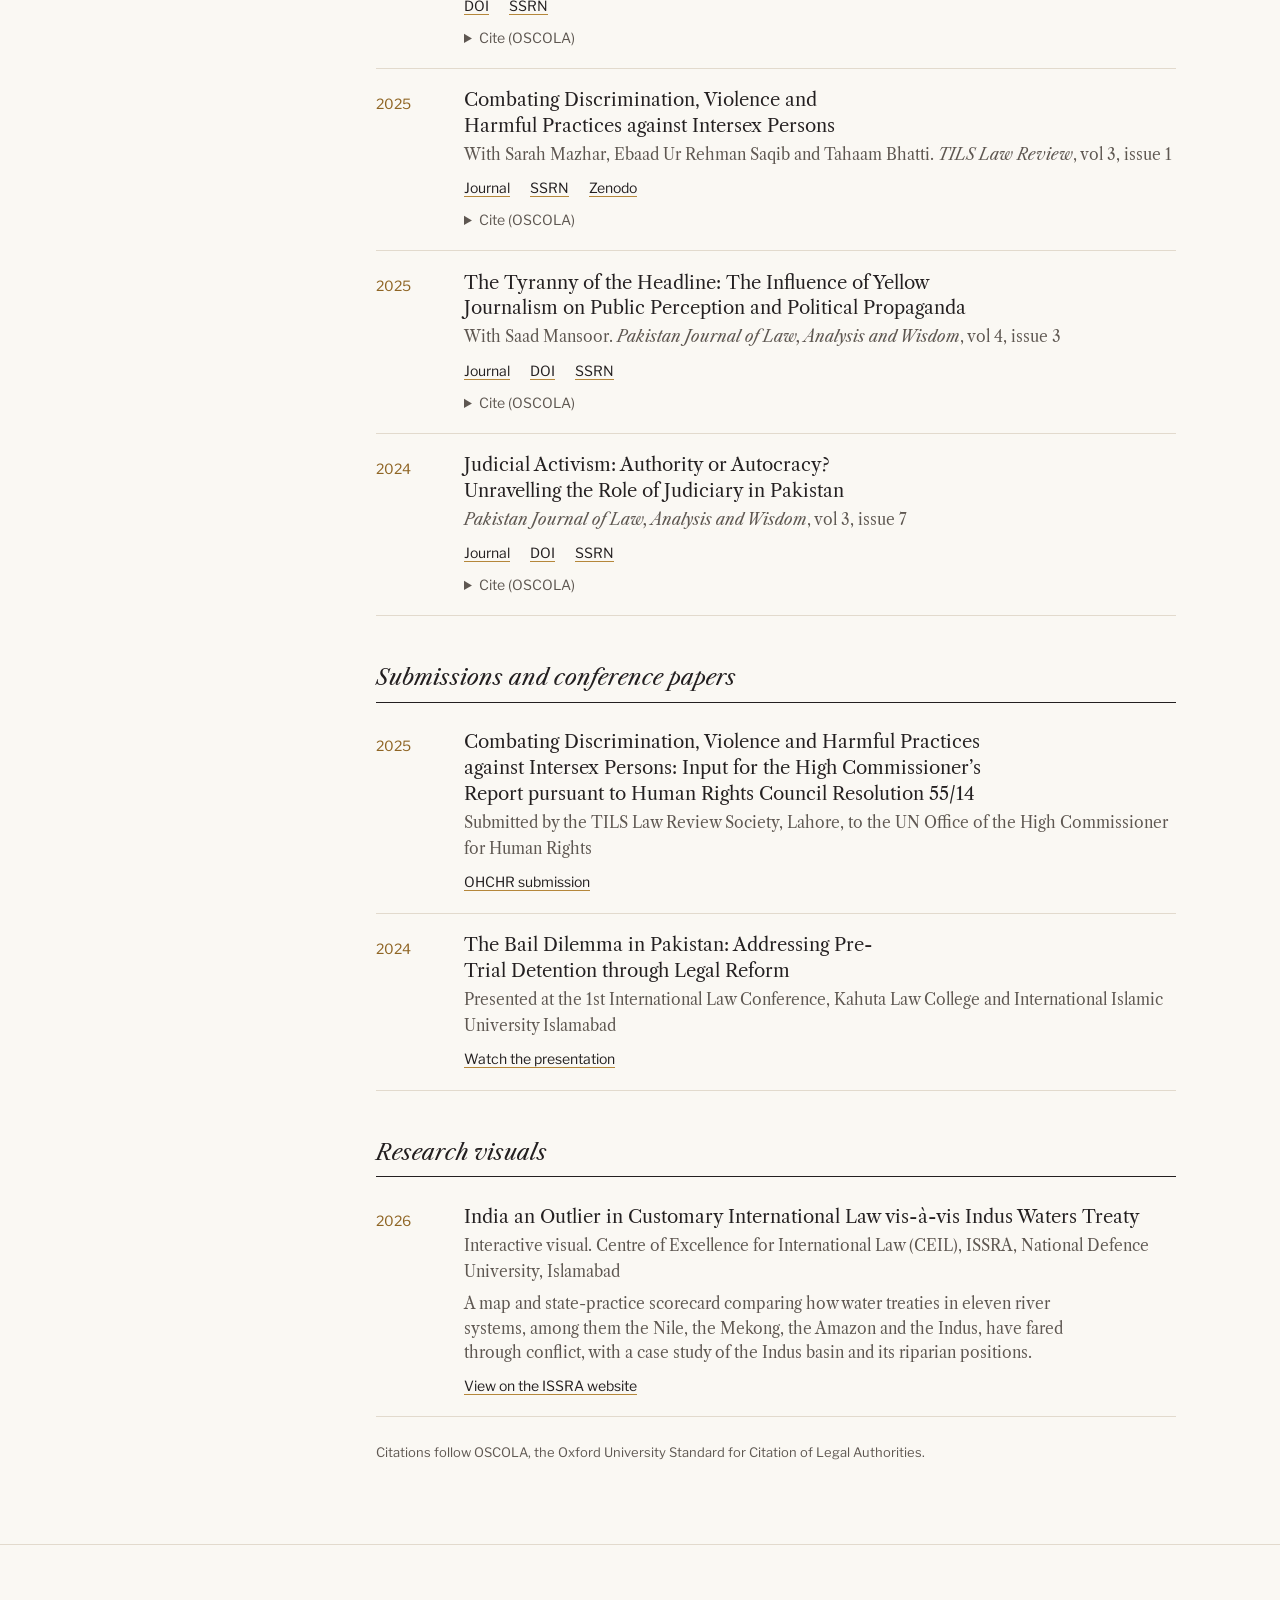
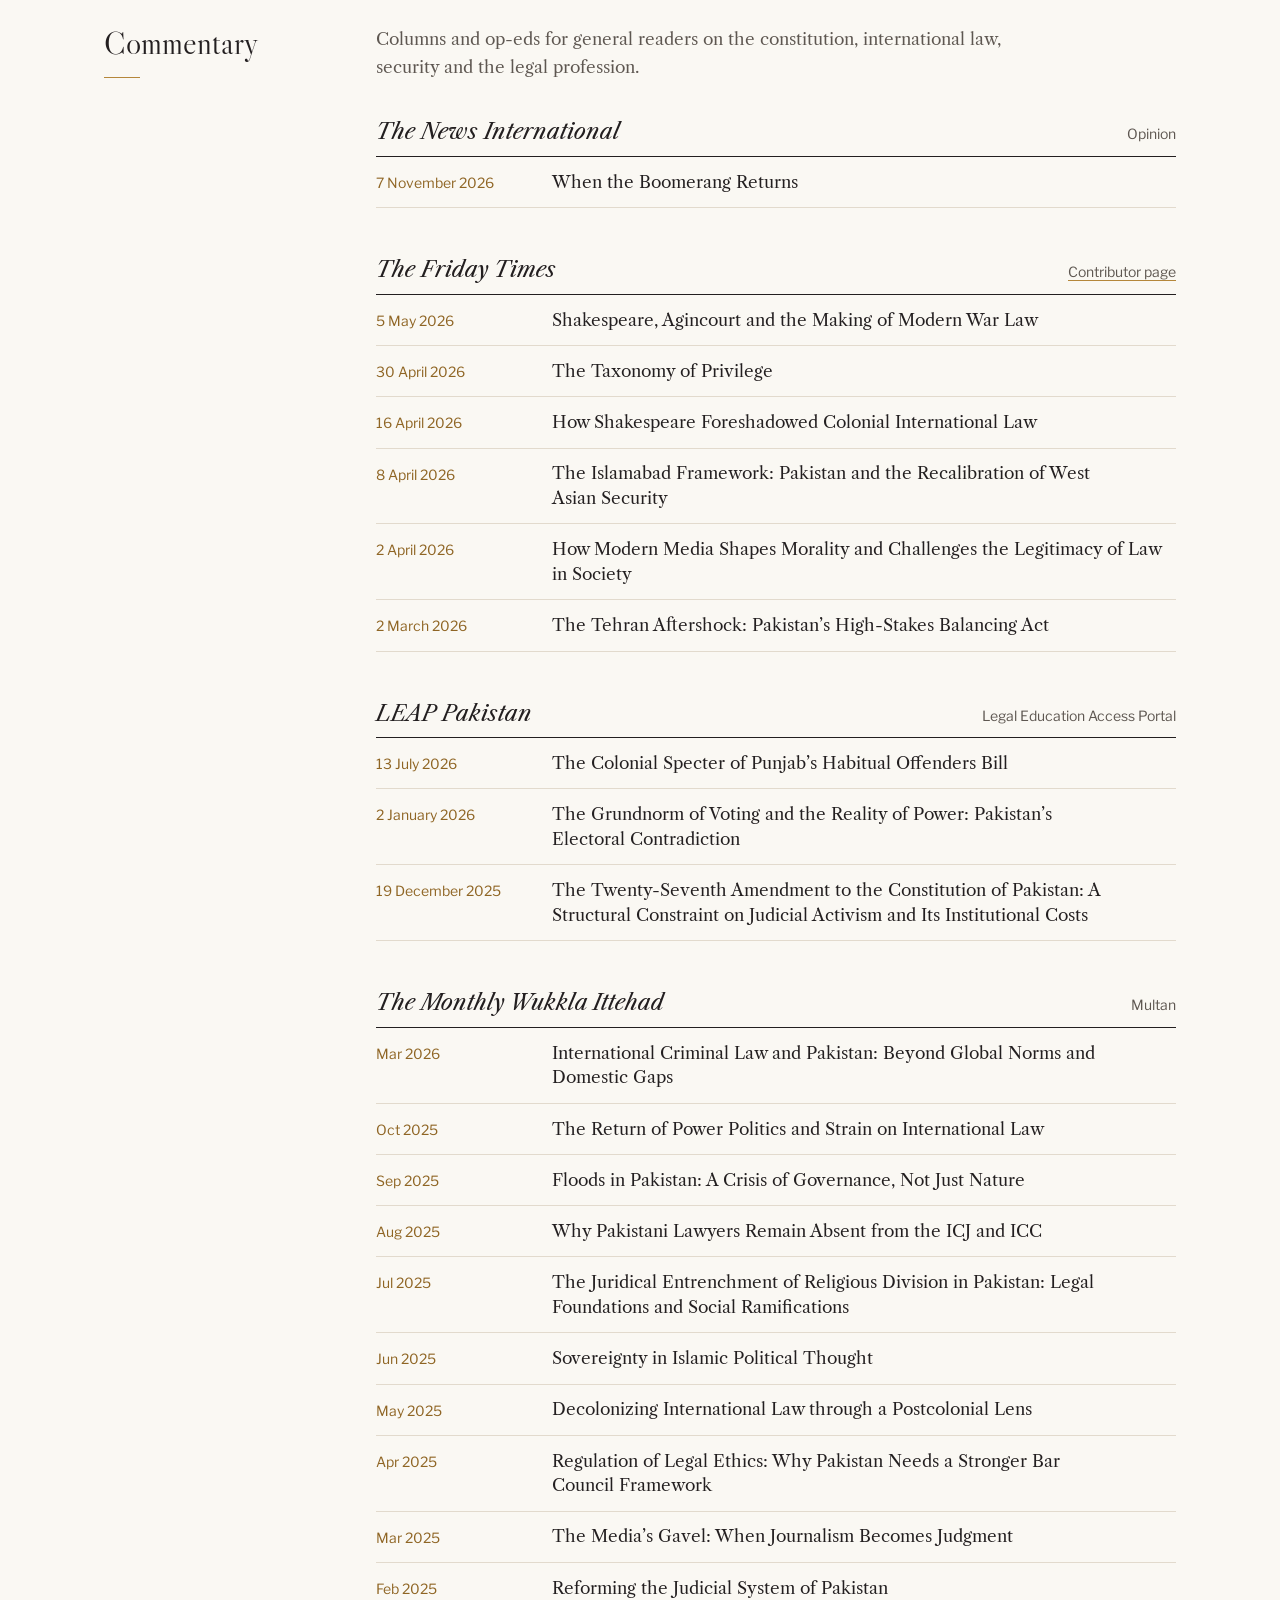
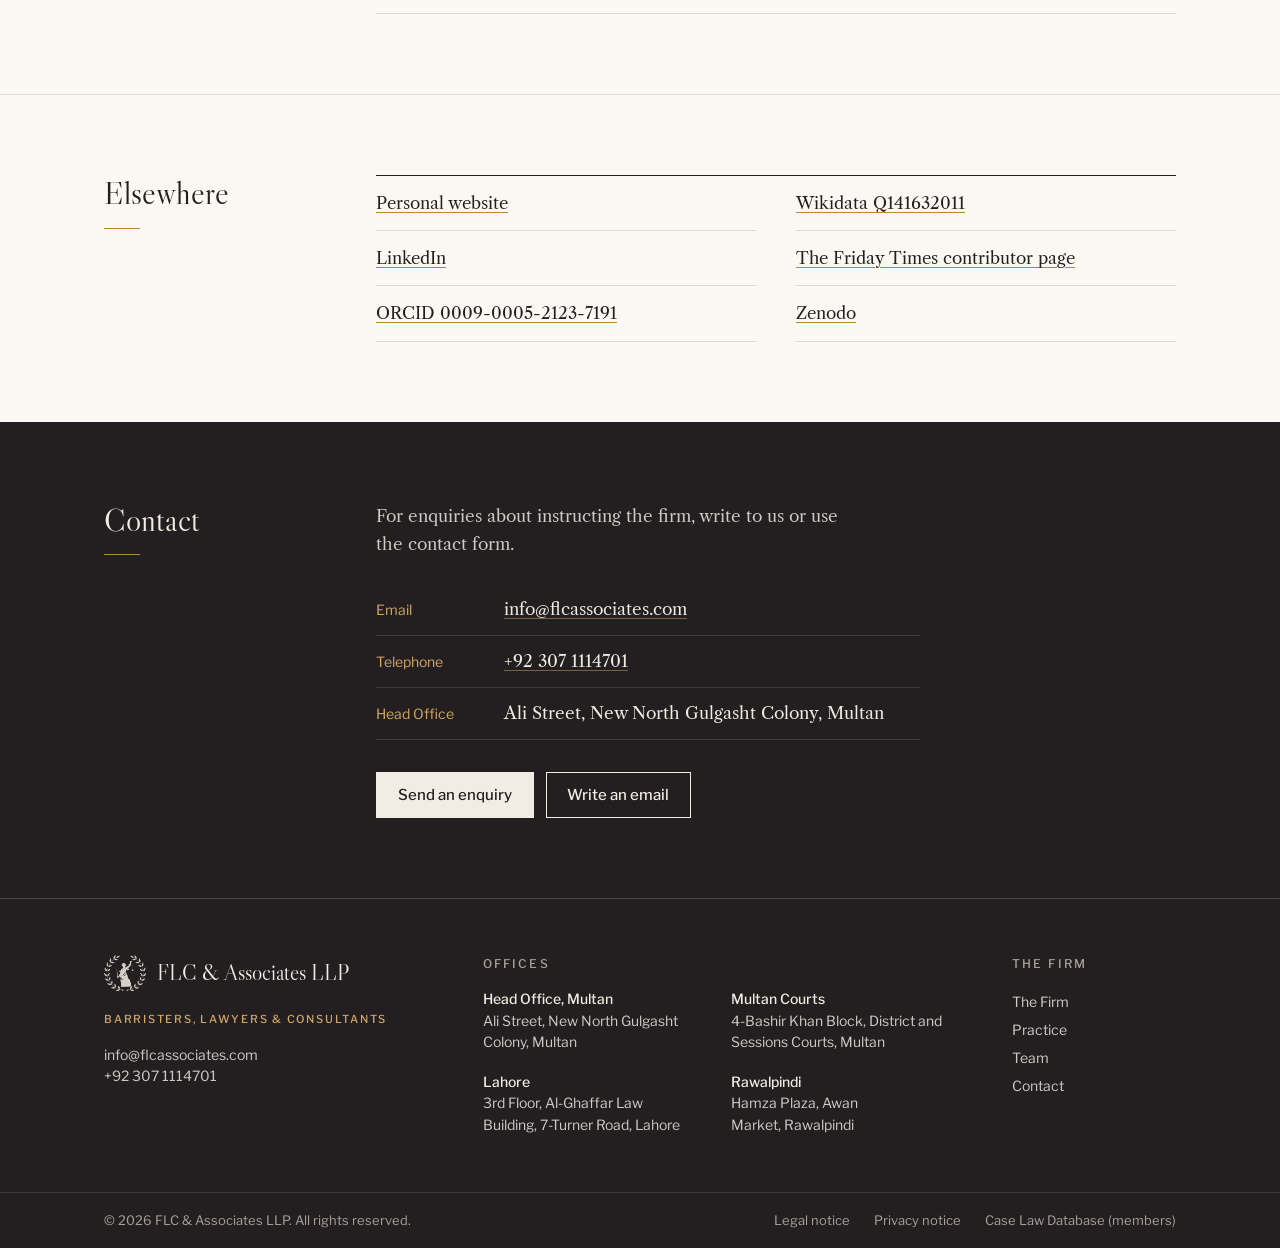
<file: ghalib-naseer.html>
<!doctype html>
<html lang="en-GB">
<head>
<meta charset="utf-8">
<meta name="viewport" content="width=device-width, initial-scale=1, viewport-fit=cover">
<title>Ghalib Naseer | FLC &amp; Associates LLP</title>
<meta name="description" content="Ghalib Naseer, Partner at FLC &amp; Associates LLP: profile, career, advocacy, publications and commentary.">
<link rel="canonical" href="https://flcassociates.com/ghalib-naseer">
<meta property="og:type" content="website">
<meta property="og:site_name" content="FLC &amp; Associates LLP">
<meta property="og:title" content="Ghalib Naseer | FLC &amp; Associates LLP">
<meta property="og:description" content="Ghalib Naseer, Partner at FLC &amp; Associates LLP: profile, career, advocacy, publications and commentary.">
<meta property="og:url" content="https://flcassociates.com/ghalib-naseer">
<meta property="og:image" content="https://flcassociates.com/img/og-image.png">
<meta name="twitter:card" content="summary">
<link rel="icon" type="image/png" href="favicon.png">
<link rel="apple-touch-icon" href="img/apple-touch-icon.png">
<link rel="preload" href="fonts/libre-caslon-display-latin-400-normal.woff2" as="font" type="font/woff2" crossorigin>
<link rel="preload" href="fonts/libre-caslon-text-latin-400-normal.woff2" as="font" type="font/woff2" crossorigin>
<link rel="stylesheet" href="site.css?v=196519d273">
<script>document.documentElement.className = "js";</script>
<script src="site.js?v=a1a21b194a" defer></script>
</head>
<body>
<a class="skip" href="#main">Skip to content</a>
<header class="topbar">
  <div class="wrap">
    <a class="brand" href="./"><img src="img/emblem-160.png" width="160" height="137" alt=""><span>FLC &amp; Associates LLP</span></a>
    <button class="menu-btn" type="button" aria-expanded="false" aria-controls="site-nav"><span class="menu-icon" aria-hidden="true"></span><span class="menu-label">Menu</span></button>
    <nav class="nav" id="site-nav" aria-label="Site">
      <a href="./">The Firm</a>
      <a href="practice">Practice</a>
      <a href="team">Team</a>
      <a href="contact">Contact</a>
      <a class="members" href="case-law-database">Case Law Database</a>
    </nav>
  </div>
</header>
<main id="main">
<p class="crumb wrap"><a href="team">Team</a> / Ghalib Naseer</p>
<section class="hero" id="top" aria-label="Introduction">
  <div class="wrap">
    <div>
      <h1>Ghalib Naseer</h1>
      <p class="fullname">Ghalib Naseer Thaheem</p>
      <p class="calling">Lawyer and legal scholar working on constitutionalism, international law, jurisprudence and legal theory.</p>
      <div class="firm">
        <img src="img/emblem-480.png" width="480" height="410" alt="">
        <div>
          <p class="firm-role">Partner, FLC &amp; Associates LLP</p>
          <p class="firm-place">Multan, Lahore and Rawalpindi</p>
        </div>
      </div>
      <ul class="also" aria-label="Other current positions">
        <li><b>Regional Partner</b>, HS Legal LLP, Islamabad</li>
        <li><b>Visiting Faculty</b>, The Millennium Universal College (TMUC), Multan</li>
      </ul>
      <nav class="jump" aria-label="On this page">
        <a href="#profile">Profile</a><a href="#appointments">Career</a><a href="#advocacy">Advocacy</a>
        <a href="#recognition">Recognition</a><a href="#publications">Publications</a><a href="#commentary">Commentary</a>
      </nav>
    </div>
    <div class="hero-portrait">
      <picture>
        <source srcset="img/portrait.webp" type="image/webp">
        <img class="portrait" src="img/portrait.png" width="800" height="834" alt="Portrait of Ghalib Naseer in a dark suit, framed by a brass ring" decoding="async">
      </picture>
    </div>
  </div>
</section>
  <section class="section" id="profile" aria-labelledby="profile-h">
    <div class="wrap">
      <h2 id="profile-h">Profile</h2>
      <div class="body">
      <div class="profile">
        <div class="prose">
          <p>Ghalib Naseer is a legal scholar. He is a Partner at FLC &amp; Associates LLP, Regional Partner at HS Legal LLP, and Visiting Faculty and Head of Moot Courts and Advocacy Initiatives at The Millennium Universal College (TMUC), Multan. His primary practice areas are criminal, family and corporate law.</p>
          <p>His research covers constitutionalism, international law, jurisprudence and legal theory. He has published on the basic structure doctrine and the Twenty-Seventh Amendment, judicial activism in Pakistan, bail and pre-trial detention, the enforcement of <i>jus cogens</i>, outer-space resources, water conflict in the Indus Basin and the rights of intersex persons. He writes for <i>The Friday Times</i>, LEAP Pakistan and <i>The Monthly Wukkla Ittehad</i>, and his commentary has also appeared in <i>The News International</i>.</p>
          <p>He holds an LLB (Hons) from the University of London, which he studied for at Pakistan College of Law, Lahore. His dissertation, on Pakistan’s constitutional crises read through the Hart–Fuller debate, received a High Distinction. He has been a Researcher at the Centre of Excellence in International Law, ISSRA, National Defence University.</p>
          <p>He is active in mooting as a competitor, judge, coach and organiser, and was Director General of the High Court Bar Association Multan Moot Committee, which held Pakistan’s first moot court competition inside a High Court.</p>
          <p>He is a TEDx speaker, selected by TEDxGulgasht in Multan to deliver the talk ‘The Unwritten Verdict: What Shakespeare Teaches Us About Modern Justice’.</p>
        </div>
        <aside>
          <div class="panel">
            <p class="panel-title">Practice areas</p>
            <ul class="areas">
              <li>Criminal law</li>
              <li>Family law</li>
              <li>Corporate law</li>
            </ul>
          </div>
          <div class="panel">
            <p class="panel-title">Research interests</p>
            <ul class="areas">
              <li>Constitutional law and the basic structure doctrine</li>
              <li>Public international law</li>
              <li>International humanitarian law</li>
              <li>Criminal litigation and bail reform</li>
              <li>Jurisprudence and legal theory</li>
              <li>TWAIL and postcolonial theory</li>
              <li>Space law and resource governance</li>
              <li>Transboundary water law</li>
            </ul>
          </div>
          <div class="panel">
            <p class="panel-title">Credentials</p>
            <dl class="creds">
              <div><dt>Degree</dt><dd>LLB (Hons)<small>University of London, studied at Pakistan College of Law, Lahore</small></dd></div>
              <div><dt>Dissertation</dt><dd>‘Validity and Legality: Reinterpreting Pakistan’s Constitutional Crises Through Hart and Fuller’<small>High Distinction</small></dd></div>
              <div><dt>Bar</dt><dd>Punjab Bar Council<small>Advocate</small></dd></div>
              
              <div><dt>ORCID</dt><dd><a href="https://orcid.org/0009-0005-2123-7191">0009-0005-2123-7191</a></dd></div>
            </dl>
          </div>
        </aside>
      </div>
      </div>
    </div>
  </section>
  <section class="section" id="appointments" aria-labelledby="appointments-h">
    <div class="wrap">
      <h2 id="appointments-h">Appointments</h2>
      <div class="body">
      <h3>Practice and faculty</h3>
      <ol class="ledger">
        <li>
          <span class="d">Since June 2026</span>
          <div class="b">
            <h4>Partner</h4>
          </div>
        </li>
        <li>
          <span class="d">Since August 2026</span>
          <div class="b">
            <h4>Regional Partner</h4>
            <p class="org">HS Legal LLP, Islamabad</p>
          </div>
        </li>
        <li>
          <span class="d">Since September 2026</span>
          <div class="b">
            <h4>Visiting Faculty; Head of Moot Courts and Advocacy Initiatives</h4>
            <p class="org">The Millennium Universal College (TMUC), Multan</p>
            <p class="desc">Trains law students in legal research, drafting and oral advocacy, and coaches teams for international moot competitions.</p>
          </div>
        </li>
      </ol>

      <h3>Boards and memberships</h3>
      <ol class="ledger">
        <li>
          <span class="d">Since July 2026</span>
          <div class="b">
            <h4>Director, Board of Directors</h4>
            <p class="org">Law Students Commission Pakistan</p>
            <p class="earlier"><b>Earlier:</b> Director of Student Affairs, October 2025 to May 2026. Led training workshops and guest lectures on oral advocacy and legal drafting.</p>
          </div>
        </li>
        <li>
          <span class="d">Since May 2025</span>
          <div class="b">
            <h4>Member, Young Arbitrators Group</h4>
          </div>
        </li>
      </ol>

      <h3>Previous appointments</h3>
      <ol class="ledger">
        <li>
          <span class="d">Aug – Sep 2026</span>
          <div class="b">
            <h4>Researcher</h4>
            <p class="org">Centre of Excellence in International Law (CEIL), ISSRA, National Defence University, Islamabad</p>
            <p class="desc">An interactive visual study of transboundary water systems and state practice on the rights of lower riparian states, and a research insight on algorithmic governance under the EU Digital Services Act.</p>
            <p class="links"><a href="https://issra.pk/infographics/Infographic-Indus-Abeyance.html">View the interactive visual</a></p>
          </div>
        </li>
        <li>
          <span class="d">Sep 2025 – Aug 2026</span>
          <div class="b">
            <h4>Managing Editor</h4>
            <p class="org">LEAP Pakistan (Legal Education Access Portal)</p>
            <p class="desc">Led national research initiatives, article reviews and publication projects.</p>
          </div>
        </li>
        <li>
          <span class="d">Feb 2025 – Feb 2026</span>
          <div class="b">
            <h4>Managing Editor</h4>
            <p class="org">The Monthly Wukkla Ittehad, Multan</p>
            <p class="desc">Edited around 50 op-eds by senior lawyers and legal academics for one of South Punjab’s largest lawyer-focused newspapers.</p>
          </div>
        </li>
      </ol>
      </div>
    </div>
  </section>
  <section class="section" id="advocacy" aria-labelledby="advocacy-h">
    <div class="wrap">
      <h2 id="advocacy-h">Advocacy</h2>
      <div class="body">
      <p class="intro">Moot courts as a competitor, judge and organiser.</p>
      <ol class="ledger">
        <li>
          <span class="d">Mar 2026</span>
          <div class="b">
            <h4>Participant, 50th Jean-Pictet Competition</h4>
            <p class="desc">A week of international humanitarian law training and simulations in Batam, Indonesia and Singapore.</p>
          </div>
        </li>
        <li>
          <span class="d">Feb 2026</span>
          <div class="b">
            <h4>Adjudicator, 1st MDL Tax Law International Moot Court Competition</h4>
            <p class="desc">Judged the preliminary and quarter-final rounds, held with the Federal Tax Ombudsman.</p>
          </div>
        </li>
        <li>
          <span class="d">Jan – Feb 2026</span>
          <div class="b">
            <h4>Director General Management, 13th PCL National Law Moot</h4>
            <p class="desc">Pakistan College of Law, Lahore.</p>
          </div>
        </li>
        <li>
          <span class="d">Sep 2025 – Apr 2026</span>
          <div class="b">
            <h4>Moot Supervisor, University of Southern Punjab</h4>
            <p class="desc">Trained students for national moot court competitions.</p>
          </div>
        </li>
        <li>
          <span class="d">2025</span>
          <div class="b">
            <h4>Director General, High Court Bar Association Multan Moot Committee</h4>
            <p class="desc">Inaugural Director General. Organised Pakistan’s first moot court competition held inside a High Court, argued in real courtrooms before sitting judges. Wrote the moot problem, oversaw ten directorates and hosted 30 teams from across Pakistan.</p>
          </div>
        </li>
        <li>
          <span class="d">Jan 2025</span>
          <div class="b">
            <h4>Philip C. Jessup International Law Moot Court Competition, Pakistan National Rounds</h4>
            <p class="desc">Top six teams in Pakistan, Best Memorial Award, and ranked among the top five individual speakers.</p>
          </div>
        </li>
      </ol>
      </div>
    </div>
  </section>
  <section class="section" id="recognition" aria-labelledby="recognition-h">
    <div class="wrap">
      <h2 id="recognition-h">Recognition</h2>
      <div class="body">
      <ul class="honours">
        <li><strong>TEDx Speaker, TEDxGulgasht, Multan</strong><span>Selected to deliver the talk ‘The Unwritten Verdict: What Shakespeare Teaches Us About Modern Justice’.</span></li>
        <li><strong>Shield of Honour, High Court Bar Association Multan</strong><span>For serving as Director General of the HCBAM Mooting Committee and conducting the 2025 National Law Moot Court Competition.</span></li>
        <li><strong>Best Memorial Award, Philip C. Jessup Moot, Pakistan National Rounds 2025</strong><span>Also ranked among the top five individual speakers in Pakistan.</span></li>
        <li><strong>Certificate of Adjudication, Federal Tax Ombudsman and Magister De Legum</strong><span>For judging the International Tax Law Moot Competition.</span></li>
        <li><strong>Certificate of Excellence, Kahuta Law College and International Islamic University Islamabad</strong><span>For presenting research at the 1st International Law Conference.</span></li>
      </ul>
      </div>
    </div>
  </section>
  <section class="section" id="publications" aria-labelledby="publications-h">
    <div class="wrap">
      <h2 id="publications-h">Publications</h2>
      <div class="body">
      <p class="intro">Published work on constitutional amendment, judicial power, international law and legal theory.</p>
      <article class="feature" aria-label="Featured article">
        <div>
          <span class="label">Latest article</span>
          <span class="yr">2026</span>
          <span class="jr">Pakistan Journal of Law, Analysis and Wisdom, vol 5, issue 3, pp 141–164</span>
        </div>
        <div>
          <h4>Unmaking the Constitution’s Core: The Twenty-Seventh Amendment, Judicial Independence and the Basic Structure Doctrine in Pakistan</h4>
          <p>Traces the Supreme Court of Pakistan’s move from rejecting the basic structure doctrine to recognising enforceable limits on Parliament’s constituent power, compares India, Bangladesh, Germany and Turkey, and uses the Twenty-Seventh Amendment as a stress test for judicial independence, separation of powers and civilian supremacy.</p>
          <p class="links"><a href="https://pjlaw.com.pk/index.php/Journal/article/view/v5i3-141-164">Read in the journal</a></p>
        </div>
      </article>

      <h3>Journal articles</h3>
      <ol class="works">
        <li>
          <span class="y">2025</span>
          <div class="w">
            <h4>Contemporary Hydrological Weaponization: Strategic Fallout of the Indus Basin</h4>
            <p class="meta">With Mirza Shahzaib Muhammad Khan. <i>Journal of International Law</i>, National Defence University</p>
            <p class="links"><a href="https://jil.ndu.edu.pk/site/article/view/231">Journal</a><a href="https://papers.ssrn.com/sol3/papers.cfm?abstract_id=5998594">SSRN</a></p>
          </div>
        </li>
        <li>
          <span class="y">2025</span>
          <div class="w">
            <h4>The Rhizomatic Enforcement of <i>Jus Cogens</i>: A Critical Appraisal through Doctrinal, TWAIL, and Postcolonial Lenses</h4>
            <p class="meta"><i>Pakistan Journal of Law, Analysis and Wisdom</i></p>
            <p class="links"><a href="https://papers.ssrn.com/sol3/papers.cfm?abstract_id=5906323">SSRN</a></p>
          </div>
        </li>
        <li>
          <span class="y">2025</span>
          <div class="w">
            <h4>Orbital Commons or Neo-Colonial Frontier; A New Paradigm of Stellar Stewardship</h4>
            <p class="meta">With Noe Maurice Bhurgri. <i>Pakistan Journal of Law, Analysis and Wisdom</i>, vol 4, issue 9</p>
            <p class="links"><a href="https://pjlaw.com.pk/index.php/Journal/article/view/v4i9-13-29">Journal</a><a href="https://papers.ssrn.com/sol3/papers.cfm?abstract_id=5554440">SSRN</a></p>
            <details class="cite"><summary>Cite (OSCOLA)</summary><p>Ghalib Naseer and Noe Maurice Bhurgri, ‘Orbital Commons or Neo-Colonial Frontier; A New Paradigm of Stellar Stewardship’ (2025) 4(9) Pakistan Journal of Law, Analysis and Wisdom 13</p></details>
          </div>
        </li>
        <li>
          <span class="y">2025</span>
          <div class="w">
            <h4>Sovereignty Beyond Earth in Equitable Space Resource Regimes</h4>
            <p class="meta"><i>TILS Law Review</i>, vol 3, issue 2</p>
            <p class="links"><a href="https://papers.ssrn.com/sol3/papers.cfm?abstract_id=5521121">SSRN</a></p>
            <details class="cite"><summary>Cite (OSCOLA)</summary><p>Ghalib Naseer, ‘Sovereignty Beyond Earth in Equitable Space Resource Regimes’ (2025) 3(2) TILS Law Review</p></details>
          </div>
        </li>
        <li>
          <span class="y">2025</span>
          <div class="w">
            <h4>The Cost of Injustice: Reforming Pakistan’s Bail and Pre-Trial Practices in the Context of Legal Fidelity and Moral Imperatives in Law</h4>
            <p class="meta"><i>TILS Law Review</i>, vol 3, issue 1</p>
            <p class="links"><a href="https://doi.org/10.5281/zenodo.15446056">DOI</a><a href="https://papers.ssrn.com/sol3/papers.cfm?abstract_id=5257616">SSRN</a></p>
            <details class="cite"><summary>Cite (OSCOLA)</summary><p>Ghalib Naseer, ‘The Cost of Injustice: Reforming Pakistan’s Bail and Pre-Trial Practices in the Context of Legal Fidelity and Moral Imperatives in Law’ (2025) 3(1) TILS Law Review 15</p></details>
          </div>
        </li>
        <li>
          <span class="y">2025</span>
          <div class="w">
            <h4>Combating Discrimination, Violence and Harmful Practices against Intersex Persons</h4>
            <p class="meta">With Sarah Mazhar, Ebaad Ur Rehman Saqib and Tahaam Bhatti. <i>TILS Law Review</i>, vol 3, issue 1</p>
            <p class="links"><a href="https://tils.edu.pk/wp-content/uploads/2025/05/Combating-Discrimination-Violence-and-Harmful-Practices-against-Intersex-Persons.htm">Journal</a><a href="https://papers.ssrn.com/sol3/papers.cfm?abstract_id=5261702">SSRN</a><a href="https://zenodo.org/records/15467220">Zenodo</a></p>
            <details class="cite"><summary>Cite (OSCOLA)</summary><p>Sarah Mazhar and others, ‘Combating Discrimination, Violence and Harmful Practices against Intersex Persons’ (2025) 3(1) TILS Law Review</p></details>
          </div>
        </li>
        <li>
          <span class="y">2025</span>
          <div class="w">
            <h4>The Tyranny of the Headline: The Influence of Yellow Journalism on Public Perception and Political Propaganda</h4>
            <p class="meta">With Saad Mansoor. <i>Pakistan Journal of Law, Analysis and Wisdom</i>, vol 4, issue 3</p>
            <p class="links"><a href="https://pjlaw.com.pk/index.php/Journal/article/view/v4i3-1-11">Journal</a><a href="https://doi.org/10.5281/zenodo.15114015">DOI</a><a href="https://papers.ssrn.com/sol3/papers.cfm?abstract_id=5199291">SSRN</a></p>
            <details class="cite"><summary>Cite (OSCOLA)</summary><p>Ghalib Naseer and Saad Mansoor, ‘The Tyranny of the Headline: The Influence of Yellow Journalism on Public Perception and Political Propaganda’ (2025) 4(3) Pakistan Journal of Law, Analysis and Wisdom 1</p></details>
          </div>
        </li>
        <li>
          <span class="y">2024</span>
          <div class="w">
            <h4>Judicial Activism: Authority or Autocracy? Unravelling the Role of Judiciary in Pakistan</h4>
            <p class="meta"><i>Pakistan Journal of Law, Analysis and Wisdom</i>, vol 3, issue 7</p>
            <p class="links"><a href="https://pjlaw.com.pk/index.php/Journal/article/view/v3i7-31-50">Journal</a><a href="https://doi.org/10.5281/zenodo.13207499">DOI</a><a href="https://papers.ssrn.com/sol3/papers.cfm?abstract_id=5194287">SSRN</a></p>
            <details class="cite"><summary>Cite (OSCOLA)</summary><p>Ghalib Naseer, ‘Judicial Activism: Authority or Autocracy? Unravelling the Role of Judiciary in Pakistan’ (2024) 3(7) Pakistan Journal of Law, Analysis and Wisdom 31</p></details>
          </div>
        </li>
      </ol>

      <h3>Submissions and conference papers</h3>
      <ol class="works">
        <li>
          <span class="y">2025</span>
          <div class="w">
            <h4>Combating Discrimination, Violence and Harmful Practices against Intersex Persons: Input for the High Commissioner’s Report pursuant to Human Rights Council Resolution 55/14</h4>
            <p class="meta">Submitted by the TILS Law Review Society, Lahore, to the UN Office of the High Commissioner for Human Rights</p>
            <p class="links"><a href="https://www.ohchr.org/sites/default/files/documents/cfi-subm/hc-hcr-res-55-14/subm-preparation-hc-hr-aca-101-tils-law-review-society-lahore.docx">OHCHR submission</a></p>
          </div>
        </li>
        <li>
          <span class="y">2024</span>
          <div class="w">
            <h4>The Bail Dilemma in Pakistan: Addressing Pre-Trial Detention through Legal Reform</h4>
            <p class="meta">Presented at the 1st International Law Conference, Kahuta Law College and International Islamic University Islamabad</p>
            <p class="links"><a href="https://youtu.be/9q46irLHP_Q">Watch the presentation</a></p>
          </div>
        </li>
      </ol>
      <h3>Research visuals</h3>
      <ol class="works">
        <li>
          <span class="y">2026</span>
          <div class="w">
            <h4>India an Outlier in Customary International Law vis-à-vis Indus Waters Treaty</h4>
            <p class="meta">Interactive visual. Centre of Excellence for International Law (CEIL), ISSRA, National Defence University, Islamabad</p>
            <p class="desc">A map and state-practice scorecard comparing how water treaties in eleven river systems, among them the Nile, the Mekong, the Amazon and the Indus, have fared through conflict, with a case study of the Indus basin and its riparian positions.</p>
            <p class="links"><a href="https://issra.pk/infographics/Infographic-Indus-Abeyance.html">View on the ISSRA website</a></p>
          </div>
        </li>
      </ol>
      <p class="footnote">Citations follow OSCOLA, the Oxford University Standard for Citation of Legal Authorities.</p>
      </div>
    </div>
  </section>
  <section class="section" id="commentary" aria-labelledby="commentary-h">
    <div class="wrap">
      <h2 id="commentary-h">Commentary</h2>
      <div class="body">
      <p class="intro">Columns and op-eds for general readers on the constitution, international law, security and the legal profession.</p>
      <div class="outlet">
        <div class="outlet-head">
          <h3>The News International</h3>
          <span>Opinion</span>
        </div>
        <ul class="columns">
          <li><time datetime="2026-11-07">7 November 2026</time><a href="https://www.thenews.pk/print/1447248-when-the-boomerang-returns">When the Boomerang Returns</a></li>
        </ul>
      </div>

      <div class="outlet">
        <div class="outlet-head">
          <h3>The Friday Times</h3>
          <a href="https://www.thefridaytimes.com/contributor/ghalib-naseer">Contributor page</a>
        </div>
        <ul class="columns">
          <li><time datetime="2026-05-05">5 May 2026</time><a href="https://www.thefridaytimes.com/05-May-2026/shakespeare-agincourt-making-modern-war-law">Shakespeare, Agincourt and the Making of Modern War Law</a></li>
          <li><time datetime="2026-04-30">30 April 2026</time><a href="https://www.thefridaytimes.com/30-Apr-2026/taxonomy-privilege">The Taxonomy of Privilege</a></li>
          <li><time datetime="2026-04-16">16 April 2026</time><a href="https://www.thefridaytimes.com/16-Apr-2026/shakespeare-foreshadowed-colonial-international-law">How Shakespeare Foreshadowed Colonial International Law</a></li>
          <li><time datetime="2026-04-08">8 April 2026</time><a href="https://www.thefridaytimes.com/08-Apr-2026/islamabad-framework-pakistan-recalibration-west-asian-security">The Islamabad Framework: Pakistan and the Recalibration of West Asian Security</a></li>
          <li><time datetime="2026-04-02">2 April 2026</time><a href="https://www.thefridaytimes.com/02-Apr-2026/modern-media-shapes-morality-challenges-legitimacy-law-society">How Modern Media Shapes Morality and Challenges the Legitimacy of Law in Society</a></li>
          <li><time datetime="2026-03-02">2 March 2026</time><a href="https://www.thefridaytimes.com/02-Mar-2026/tehran-aftershock-pakistan-s-high-stakes-balancing-act">The Tehran Aftershock: Pakistan’s High-Stakes Balancing Act</a></li>
        </ul>
      </div>

      <div class="outlet">
        <div class="outlet-head">
          <h3>LEAP Pakistan</h3>
          <span>Legal Education Access Portal</span>
        </div>
        <ul class="columns">
          <li><time datetime="2026-07-13">13 July 2026</time><a href="https://leappakistan.com/the-colonial-specter-of-punjabs-habitual-offenders-bill/">The Colonial Specter of Punjab’s Habitual Offenders Bill</a></li>
          <li><time datetime="2026-01-02">2 January 2026</time><a href="https://leappakistan.com/the-grundnorm-of-voting-and-the-reality-of-power-pakistans-electoral-contradiction/">The Grundnorm of Voting and the Reality of Power: Pakistan’s Electoral Contradiction</a></li>
          <li><time datetime="2025-12-19">19 December 2025</time><a href="https://leappakistan.com/the-twenty-seventh-amendment-to-the-constitution-of-pakistan-a-structural-constraint-on-judicial-activism-and-its-institutional-costs/">The Twenty-Seventh Amendment to the Constitution of Pakistan: A Structural Constraint on Judicial Activism and Its Institutional Costs</a></li>
        </ul>
      </div>

      <div class="outlet">
        <div class="outlet-head">
          <h3>The Monthly Wukkla Ittehad</h3>
          <span>Multan</span>
        </div>
        <ul class="columns">
          <li><time datetime="2026-03-02">Mar 2026</time><a href="https://www.facebook.com/share/p/17DgQpWEKn/">International Criminal Law and Pakistan: Beyond Global Norms and Domestic Gaps</a></li>
          <li><time datetime="2025-10-03">Oct 2025</time><span>The Return of Power Politics and Strain on International Law</span></li>
          <li><time datetime="2025-09-04">Sep 2025</time><a href="https://www.facebook.com/share/p/174WAyq8rC/">Floods in Pakistan: A Crisis of Governance, Not Just Nature</a></li>
          <li><time datetime="2025-08-04">Aug 2025</time><a href="https://www.facebook.com/share/p/15qcNjz9RU/">Why Pakistani Lawyers Remain Absent from the ICJ and ICC</a></li>
          <li><time datetime="2025-07-04">Jul 2025</time><a href="https://www.facebook.com/share/1GeCUbkPyb/">The Juridical Entrenchment of Religious Division in Pakistan: Legal Foundations and Social Ramifications</a></li>
          <li><time datetime="2025-06-04">Jun 2025</time><a href="https://www.facebook.com/share/p/19Vv4nMc3p/">Sovereignty in Islamic Political Thought</a></li>
          <li><time datetime="2025-05-06">May 2025</time><a href="https://www.facebook.com/share/p/1AcjR9Cw2J/">Decolonizing International Law through a Postcolonial Lens</a></li>
          <li><time datetime="2025-04-09">Apr 2025</time><a href="https://www.facebook.com/share/p/1BHmNF6XWD/">Regulation of Legal Ethics: Why Pakistan Needs a Stronger Bar Council Framework</a></li>
          <li><time datetime="2025-03-05">Mar 2025</time><a href="https://www.facebook.com/share/p/1GEvLY1Nuv/">The Media’s Gavel: When Journalism Becomes Judgment</a></li>
          <li><time datetime="2025-02-05">Feb 2025</time><a href="https://www.facebook.com/share/18sszJRD7n/">Reforming the Judicial System of Pakistan</a></li>
        </ul>
      </div>
      </div>
    </div>
  </section>
<section class="section" id="elsewhere" aria-labelledby="else-h">
  <div class="wrap">
    <h2 id="else-h">Elsewhere</h2>
    <div>
      <ul class="forums">
        <li><a href="https://ghalibnaseer.github.io/">Personal website</a></li>
        <li><a href="https://www.linkedin.com/in/ghalib-naseer-thaheem-2202a82a6/">LinkedIn</a></li>
        <li><a href="https://orcid.org/0009-0005-2123-7191">ORCID 0009-0005-2123-7191</a></li>
        <li><a href="https://www.wikidata.org/wiki/Q141632011">Wikidata Q141632011</a></li>
        <li><a href="https://www.thefridaytimes.com/contributor/ghalib-naseer">The Friday Times contributor page</a></li>
        <li><a href="https://zenodo.org/search?q=%22Ghalib%20Naseer%22">Zenodo</a></li>
      </ul>
    </div>
  </div>
</section>

</main>
<section class="contact" id="contact" aria-labelledby="contact-h">
  <div class="wrap">
    <h2 id="contact-h">Contact</h2>
    <div>
      <p class="note">For enquiries about instructing the firm, write to us or use the contact form.</p>
      <dl>
        <div><dt>Email</dt><dd><a href="mailto:info@flcassociates.com">info@flcassociates.com</a></dd></div>
        <div><dt>Telephone</dt><dd><a href="tel:+923071114701">+92 307 1114701</a></dd></div>
        <div><dt>Head Office</dt><dd>Ali Street, New North Gulgasht Colony, Multan</dd></div>
      </dl>
      <div class="actions">
        <a class="btn btn-solid" href="contact#form">Send an enquiry</a>
        <a class="btn" href="mailto:info@flcassociates.com">Write an email</a>
      </div>
    </div>
  </div>
</section>
<footer class="site">
  <div class="wrap foot-grid">
    <div class="foot-brand">
      <a class="foot-logo" href="./"><img src="img/emblem-light-160.png" width="160" height="137" alt="" loading="lazy"><span>FLC &amp; Associates LLP</span></a>
      <p class="foot-tag">Barristers, Lawyers &amp; Consultants</p>
      <p class="foot-contact"><a href="mailto:info@flcassociates.com">info@flcassociates.com</a><br><a href="tel:+923071114701">+92 307 1114701</a></p>
    </div>
    <div class="foot-offices">
      <p class="foot-h">Offices</p>
      <ul>
        <li><span>Head Office, Multan</span>Ali Street, New North Gulgasht Colony, Multan</li>
        <li><span>Multan Courts</span>4-Bashir Khan Block, District and Sessions Courts, Multan</li>
        <li><span>Lahore</span>3rd Floor, Al-Ghaffar Law Building, 7-Turner Road, Lahore</li>
        <li><span>Rawalpindi</span>Hamza Plaza, Awan Market, Rawalpindi</li>
      </ul>
    </div>
    <nav class="foot-links" aria-label="Footer">
      <p class="foot-h">The firm</p>
      <a href="./">The Firm</a>
      <a href="practice">Practice</a>
      <a href="team">Team</a>
      <a href="contact">Contact</a>
    </nav>
  </div>
  <div class="foot-base">
    <div class="wrap">
      <span>© 2026 FLC &amp; Associates LLP. All rights reserved.</span>
      <nav aria-label="Legal">
        <a href="legal-notice">Legal notice</a>
        <a href="privacy">Privacy notice</a>
        <a href="case-law-database">Case Law Database (members)</a>
      </nav>
    </div>
  </div>
</footer>
</body>
</html>
</file>
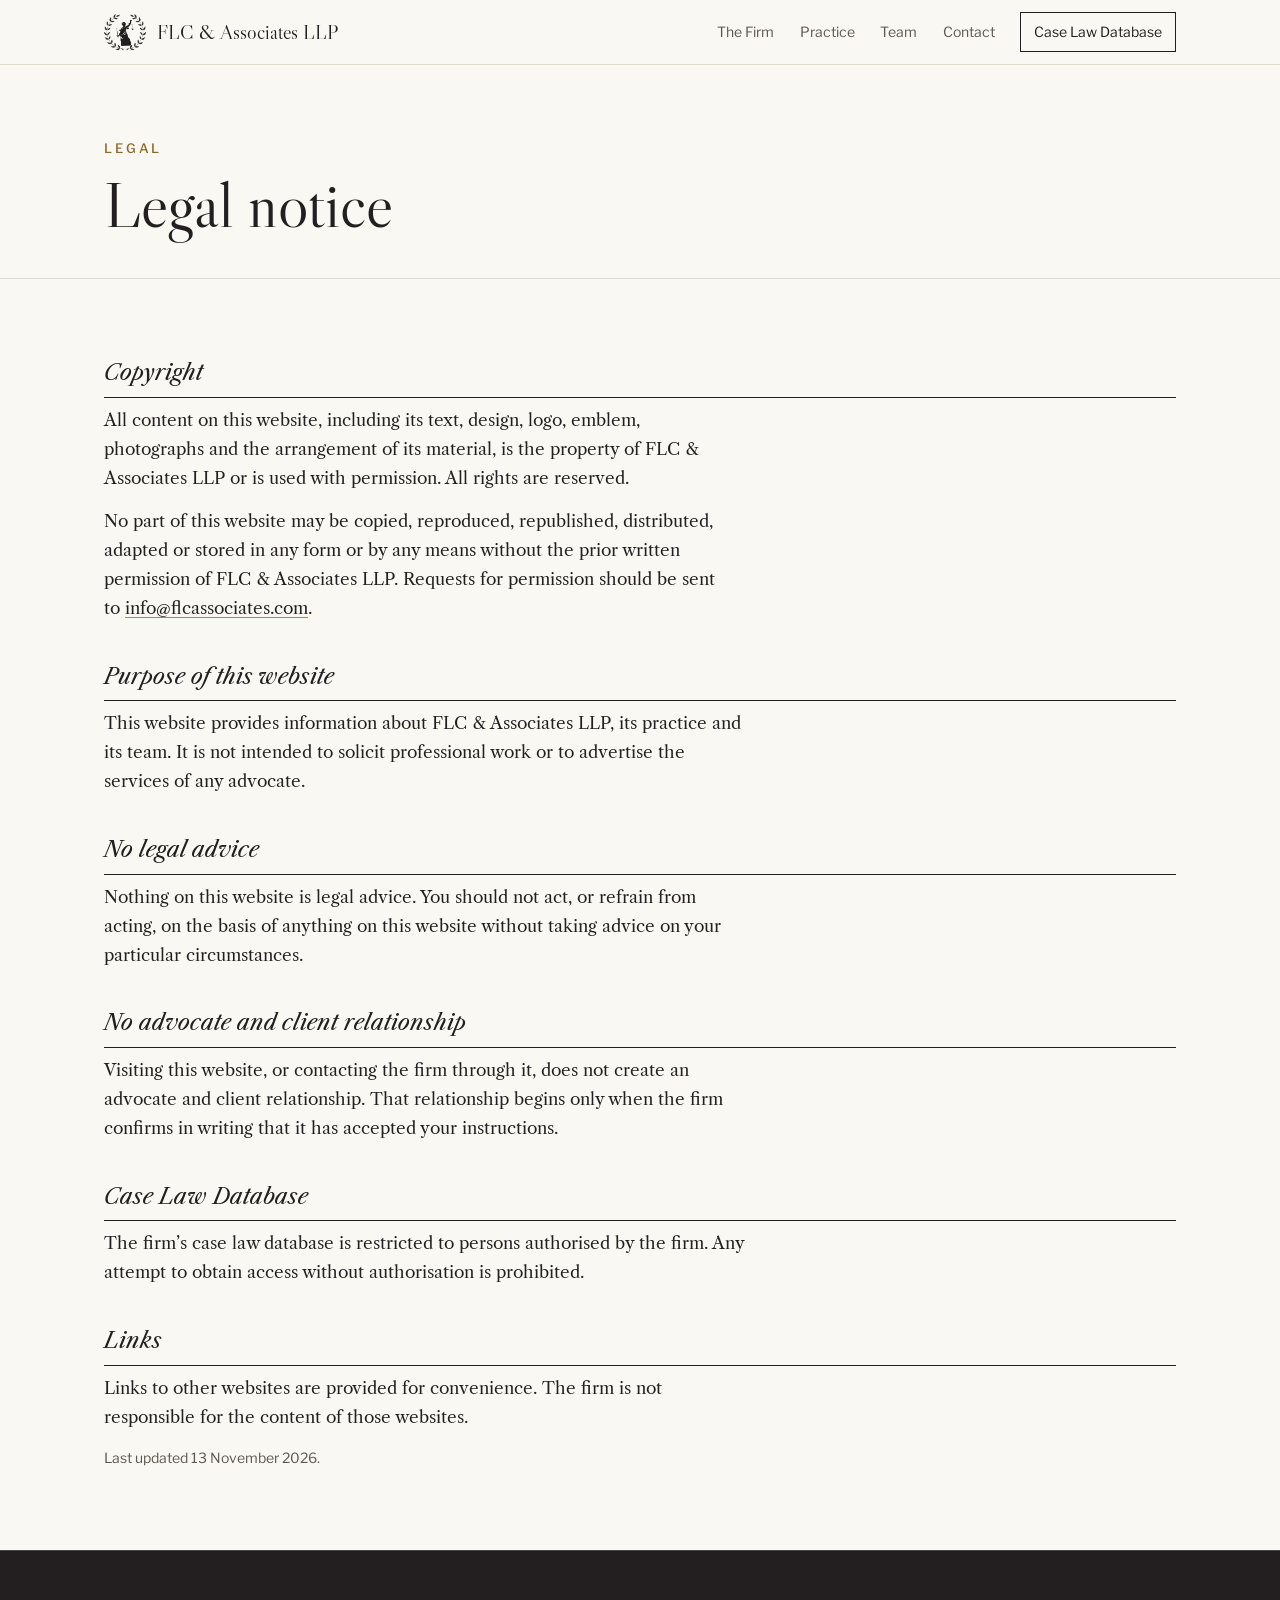
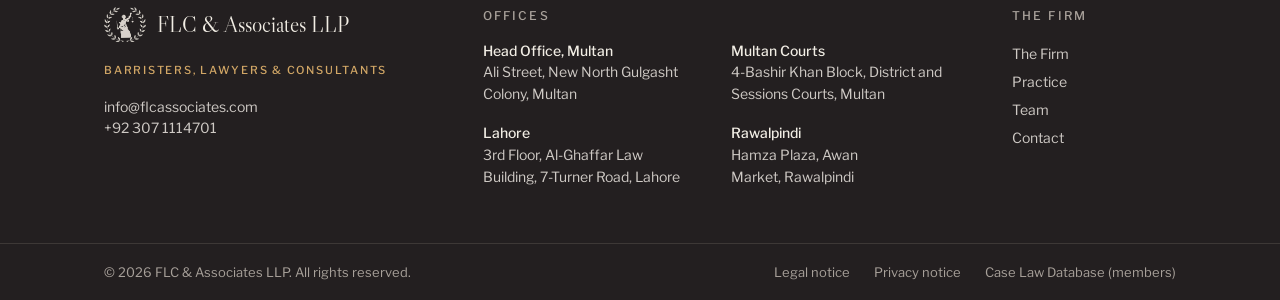
<file: legal-notice.html>
<!doctype html>
<html lang="en-GB">
<head>
<meta charset="utf-8">
<meta name="viewport" content="width=device-width, initial-scale=1, viewport-fit=cover">
<title>Legal notice | FLC &amp; Associates LLP</title>
<meta name="description" content="Legal notice, copyright and terms of use for the FLC &amp; Associates LLP website.">
<link rel="canonical" href="https://flcassociates.com/legal-notice">
<meta property="og:type" content="website">
<meta property="og:site_name" content="FLC &amp; Associates LLP">
<meta property="og:title" content="Legal notice | FLC &amp; Associates LLP">
<meta property="og:description" content="Legal notice, copyright and terms of use for the FLC &amp; Associates LLP website.">
<meta property="og:url" content="https://flcassociates.com/legal-notice">
<meta property="og:image" content="https://flcassociates.com/img/og-image.png">
<meta name="twitter:card" content="summary">
<link rel="icon" type="image/png" href="favicon.png">
<link rel="apple-touch-icon" href="img/apple-touch-icon.png">
<link rel="preload" href="fonts/libre-caslon-display-latin-400-normal.woff2" as="font" type="font/woff2" crossorigin>
<link rel="preload" href="fonts/libre-caslon-text-latin-400-normal.woff2" as="font" type="font/woff2" crossorigin>
<link rel="stylesheet" href="site.css?v=196519d273">
<script>document.documentElement.className = "js";</script>
<script src="site.js?v=a1a21b194a" defer></script>
</head>
<body>
<a class="skip" href="#main">Skip to content</a>
<header class="topbar">
  <div class="wrap">
    <a class="brand" href="./"><img src="img/emblem-160.png" width="160" height="137" alt=""><span>FLC &amp; Associates LLP</span></a>
    <button class="menu-btn" type="button" aria-expanded="false" aria-controls="site-nav"><span class="menu-icon" aria-hidden="true"></span><span class="menu-label">Menu</span></button>
    <nav class="nav" id="site-nav" aria-label="Site">
      <a href="./">The Firm</a>
      <a href="practice">Practice</a>
      <a href="team">Team</a>
      <a href="contact">Contact</a>
      <a class="members" href="case-law-database">Case Law Database</a>
    </nav>
  </div>
</header>
<main id="main">
<section class="page-head" aria-labelledby="lh">
  <div class="wrap">
    <p class="eyebrow">Legal</p>
    <h1 id="lh">Legal notice</h1>
  </div>
</section>
<section class="section first single" aria-labelledby="l-h">
  <div class="wrap">
    <h2 id="l-h" class="sr-only">Terms</h2>
    <div class="legal">
      <h3 style="margin-top:0">Copyright</h3>
      <p>All content on this website, including its text, design, logo, emblem, photographs and the arrangement of its material, is the property of FLC &amp; Associates LLP or is used with permission. All rights are reserved.</p>
      <p>No part of this website may be copied, reproduced, republished, distributed, adapted or stored in any form or by any means without the prior written permission of FLC &amp; Associates LLP. Requests for permission should be sent to <a href="mailto:info@flcassociates.com">info@flcassociates.com</a>.</p>
      <h3>Purpose of this website</h3>
      <p>This website provides information about FLC &amp; Associates LLP, its practice and its team. It is not intended to solicit professional work or to advertise the services of any advocate.</p>
      <h3>No legal advice</h3>
      <p>Nothing on this website is legal advice. You should not act, or refrain from acting, on the basis of anything on this website without taking advice on your particular circumstances.</p>
      <h3>No advocate and client relationship</h3>
      <p>Visiting this website, or contacting the firm through it, does not create an advocate and client relationship. That relationship begins only when the firm confirms in writing that it has accepted your instructions.</p>
      <h3>Case Law Database</h3>
      <p>The firm’s case law database is restricted to persons authorised by the firm. Any attempt to obtain access without authorisation is prohibited.</p>
      <h3>Links</h3>
      <p>Links to other websites are provided for convenience. The firm is not responsible for the content of those websites.</p>
      <p class="note-small">Last updated <time datetime="2026-11-13">13 November 2026</time>.</p>
    </div>
  </div>
</section>

</main>
<footer class="site">
  <div class="wrap foot-grid">
    <div class="foot-brand">
      <a class="foot-logo" href="./"><img src="img/emblem-light-160.png" width="160" height="137" alt="" loading="lazy"><span>FLC &amp; Associates LLP</span></a>
      <p class="foot-tag">Barristers, Lawyers &amp; Consultants</p>
      <p class="foot-contact"><a href="mailto:info@flcassociates.com">info@flcassociates.com</a><br><a href="tel:+923071114701">+92 307 1114701</a></p>
    </div>
    <div class="foot-offices">
      <p class="foot-h">Offices</p>
      <ul>
        <li><span>Head Office, Multan</span>Ali Street, New North Gulgasht Colony, Multan</li>
        <li><span>Multan Courts</span>4-Bashir Khan Block, District and Sessions Courts, Multan</li>
        <li><span>Lahore</span>3rd Floor, Al-Ghaffar Law Building, 7-Turner Road, Lahore</li>
        <li><span>Rawalpindi</span>Hamza Plaza, Awan Market, Rawalpindi</li>
      </ul>
    </div>
    <nav class="foot-links" aria-label="Footer">
      <p class="foot-h">The firm</p>
      <a href="./">The Firm</a>
      <a href="practice">Practice</a>
      <a href="team">Team</a>
      <a href="contact">Contact</a>
    </nav>
  </div>
  <div class="foot-base">
    <div class="wrap">
      <span>© 2026 FLC &amp; Associates LLP. All rights reserved.</span>
      <nav aria-label="Legal">
        <a href="legal-notice">Legal notice</a>
        <a href="privacy">Privacy notice</a>
        <a href="case-law-database">Case Law Database (members)</a>
      </nav>
    </div>
  </div>
</footer>
</body>
</html>
</file>
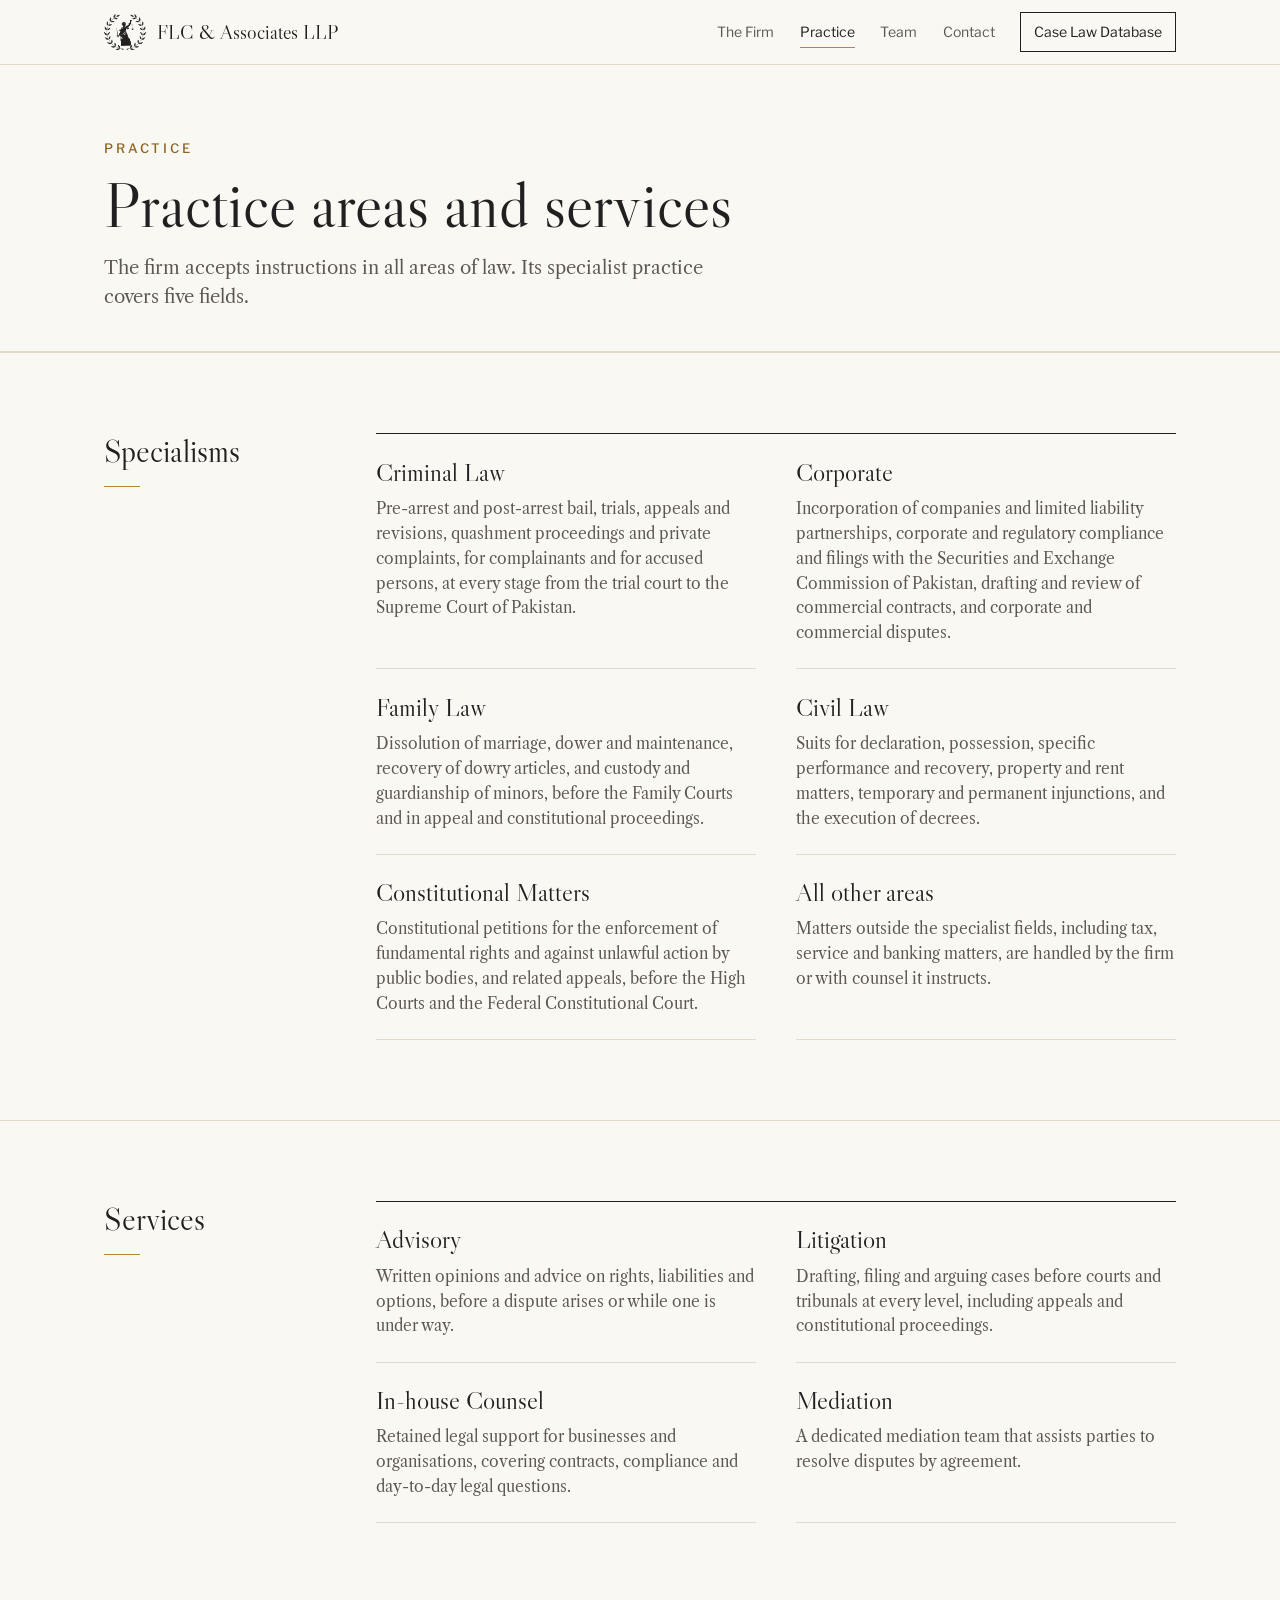
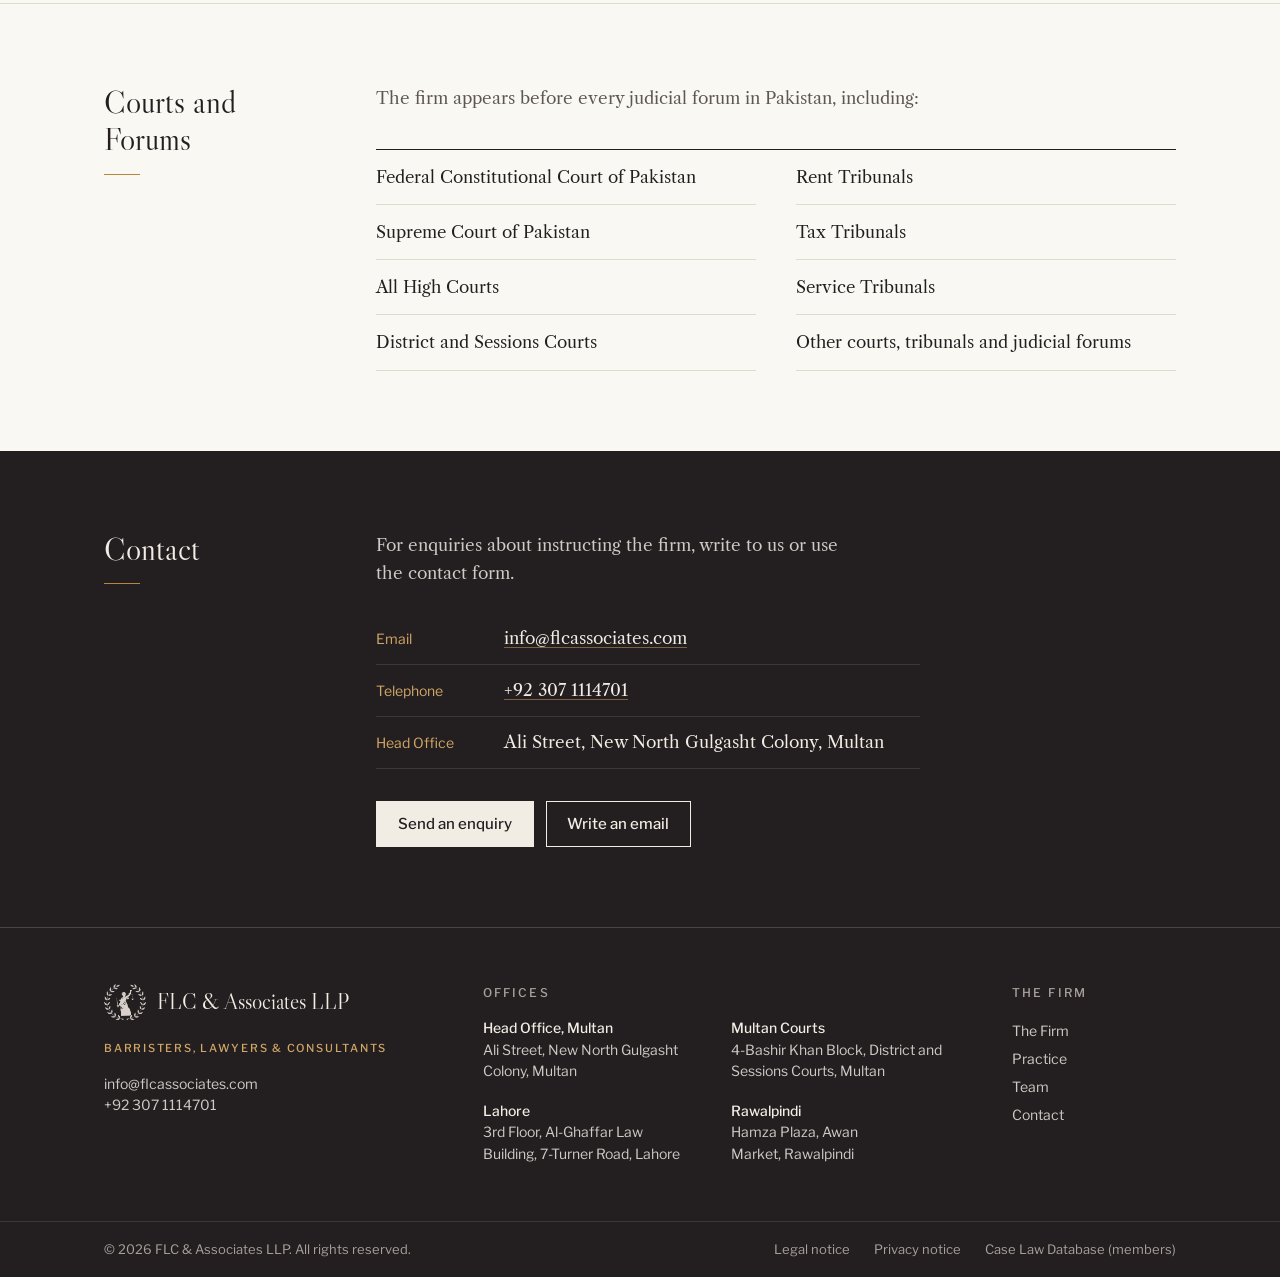
<file: practice.html>
<!doctype html>
<html lang="en-GB">
<head>
<meta charset="utf-8">
<meta name="viewport" content="width=device-width, initial-scale=1, viewport-fit=cover">
<title>Practice | FLC &amp; Associates LLP</title>
<meta name="description" content="Practice areas and services of FLC &amp; Associates LLP: criminal, corporate, family, civil and constitutional law; advisory, litigation, in-house counsel and mediation; before every court and tribunal in Pakistan.">
<link rel="canonical" href="https://flcassociates.com/practice">
<meta property="og:type" content="website">
<meta property="og:site_name" content="FLC &amp; Associates LLP">
<meta property="og:title" content="Practice | FLC &amp; Associates LLP">
<meta property="og:description" content="Practice areas and services of FLC &amp; Associates LLP: criminal, corporate, family, civil and constitutional law; advisory, litigation, in-house counsel and mediation; before every court and tribunal in Pakistan.">
<meta property="og:url" content="https://flcassociates.com/practice">
<meta property="og:image" content="https://flcassociates.com/img/og-image.png">
<meta name="twitter:card" content="summary">
<link rel="icon" type="image/png" href="favicon.png">
<link rel="apple-touch-icon" href="img/apple-touch-icon.png">
<link rel="preload" href="fonts/libre-caslon-display-latin-400-normal.woff2" as="font" type="font/woff2" crossorigin>
<link rel="preload" href="fonts/libre-caslon-text-latin-400-normal.woff2" as="font" type="font/woff2" crossorigin>
<link rel="stylesheet" href="site.css?v=196519d273">
<script>document.documentElement.className = "js";</script>
<script src="site.js?v=a1a21b194a" defer></script>
</head>
<body>
<a class="skip" href="#main">Skip to content</a>
<header class="topbar">
  <div class="wrap">
    <a class="brand" href="./"><img src="img/emblem-160.png" width="160" height="137" alt=""><span>FLC &amp; Associates LLP</span></a>
    <button class="menu-btn" type="button" aria-expanded="false" aria-controls="site-nav"><span class="menu-icon" aria-hidden="true"></span><span class="menu-label">Menu</span></button>
    <nav class="nav" id="site-nav" aria-label="Site">
      <a href="./">The Firm</a>
      <a href="practice" aria-current="page">Practice</a>
      <a href="team">Team</a>
      <a href="contact">Contact</a>
      <a class="members" href="case-law-database">Case Law Database</a>
    </nav>
  </div>
</header>
<main id="main">
<section class="page-head" aria-labelledby="ph">
  <div class="wrap">
    <p class="eyebrow">Practice</p>
    <h1 id="ph">Practice areas and services</h1>
    <p class="sub">The firm accepts instructions in all areas of law. Its specialist practice covers five fields.</p>
  </div>
</section>

<section class="section" id="areas" aria-labelledby="areas-h">
  <div class="wrap">
    <h2 id="areas-h">Specialisms</h2>
    <div>
      <ul class="practice">
        <li id="criminal-law"><h3>Criminal Law</h3><p>Pre-arrest and post-arrest bail, trials, appeals and revisions, quashment proceedings and private complaints, for complainants and for accused persons, at every stage from the trial court to the Supreme Court of Pakistan.</p></li>
        <li id="corporate"><h3>Corporate</h3><p>Incorporation of companies and limited liability partnerships, corporate and regulatory compliance and filings with the Securities and Exchange Commission of Pakistan, drafting and review of commercial contracts, and corporate and commercial disputes.</p></li>
        <li id="family-law"><h3>Family Law</h3><p>Dissolution of marriage, dower and maintenance, recovery of dowry articles, and custody and guardianship of minors, before the Family Courts and in appeal and constitutional proceedings.</p></li>
        <li id="civil-law"><h3>Civil Law</h3><p>Suits for declaration, possession, specific performance and recovery, property and rent matters, temporary and permanent injunctions, and the execution of decrees.</p></li>
        <li id="constitutional-matters"><h3>Constitutional Matters</h3><p>Constitutional petitions for the enforcement of fundamental rights and against unlawful action by public bodies, and related appeals, before the High Courts and the Federal Constitutional Court.</p></li>
        <li id="other-areas"><h3>All other areas</h3><p>Matters outside the specialist fields, including tax, service and banking matters, are handled by the firm or with counsel it instructs.</p></li>
      </ul>
    </div>
  </div>
</section>

<section class="section" id="services" aria-labelledby="services-h">
  <div class="wrap">
    <h2 id="services-h">Services</h2>
    <div>
      <ul class="practice">
        <li><h3>Advisory</h3><p>Written opinions and advice on rights, liabilities and options, before a dispute arises or while one is under way.</p></li>
        <li><h3>Litigation</h3><p>Drafting, filing and arguing cases before courts and tribunals at every level, including appeals and constitutional proceedings.</p></li>
        <li><h3>In-house Counsel</h3><p>Retained legal support for businesses and organisations, covering contracts, compliance and day-to-day legal questions.</p></li>
        <li><h3>Mediation</h3><p>A dedicated mediation team that assists parties to resolve disputes by agreement.</p></li>
      </ul>
    </div>
  </div>
</section>

<section class="section" id="forums" aria-labelledby="forums-h">
  <div class="wrap">
    <h2 id="forums-h">Courts and Forums</h2>
    <div>
      <p class="intro">The firm appears before every judicial forum in Pakistan, including:</p>
      <ul class="forums">
        <li>Federal Constitutional Court of Pakistan</li>
        <li>Supreme Court of Pakistan</li>
        <li>All High Courts</li>
        <li>District and Sessions Courts</li>
        <li>Rent Tribunals</li>
        <li>Tax Tribunals</li>
        <li>Service Tribunals</li>
        <li>Other courts, tribunals and judicial forums</li>
      </ul>
    </div>
  </div>
</section>

</main>
<section class="contact" id="contact" aria-labelledby="contact-h">
  <div class="wrap">
    <h2 id="contact-h">Contact</h2>
    <div>
      <p class="note">For enquiries about instructing the firm, write to us or use the contact form.</p>
      <dl>
        <div><dt>Email</dt><dd><a href="mailto:info@flcassociates.com">info@flcassociates.com</a></dd></div>
        <div><dt>Telephone</dt><dd><a href="tel:+923071114701">+92 307 1114701</a></dd></div>
        <div><dt>Head Office</dt><dd>Ali Street, New North Gulgasht Colony, Multan</dd></div>
      </dl>
      <div class="actions">
        <a class="btn btn-solid" href="contact#form">Send an enquiry</a>
        <a class="btn" href="mailto:info@flcassociates.com">Write an email</a>
      </div>
    </div>
  </div>
</section>
<footer class="site">
  <div class="wrap foot-grid">
    <div class="foot-brand">
      <a class="foot-logo" href="./"><img src="img/emblem-light-160.png" width="160" height="137" alt="" loading="lazy"><span>FLC &amp; Associates LLP</span></a>
      <p class="foot-tag">Barristers, Lawyers &amp; Consultants</p>
      <p class="foot-contact"><a href="mailto:info@flcassociates.com">info@flcassociates.com</a><br><a href="tel:+923071114701">+92 307 1114701</a></p>
    </div>
    <div class="foot-offices">
      <p class="foot-h">Offices</p>
      <ul>
        <li><span>Head Office, Multan</span>Ali Street, New North Gulgasht Colony, Multan</li>
        <li><span>Multan Courts</span>4-Bashir Khan Block, District and Sessions Courts, Multan</li>
        <li><span>Lahore</span>3rd Floor, Al-Ghaffar Law Building, 7-Turner Road, Lahore</li>
        <li><span>Rawalpindi</span>Hamza Plaza, Awan Market, Rawalpindi</li>
      </ul>
    </div>
    <nav class="foot-links" aria-label="Footer">
      <p class="foot-h">The firm</p>
      <a href="./">The Firm</a>
      <a href="practice">Practice</a>
      <a href="team">Team</a>
      <a href="contact">Contact</a>
    </nav>
  </div>
  <div class="foot-base">
    <div class="wrap">
      <span>© 2026 FLC &amp; Associates LLP. All rights reserved.</span>
      <nav aria-label="Legal">
        <a href="legal-notice">Legal notice</a>
        <a href="privacy">Privacy notice</a>
        <a href="case-law-database">Case Law Database (members)</a>
      </nav>
    </div>
  </div>
</footer>
</body>
</html>
</file>
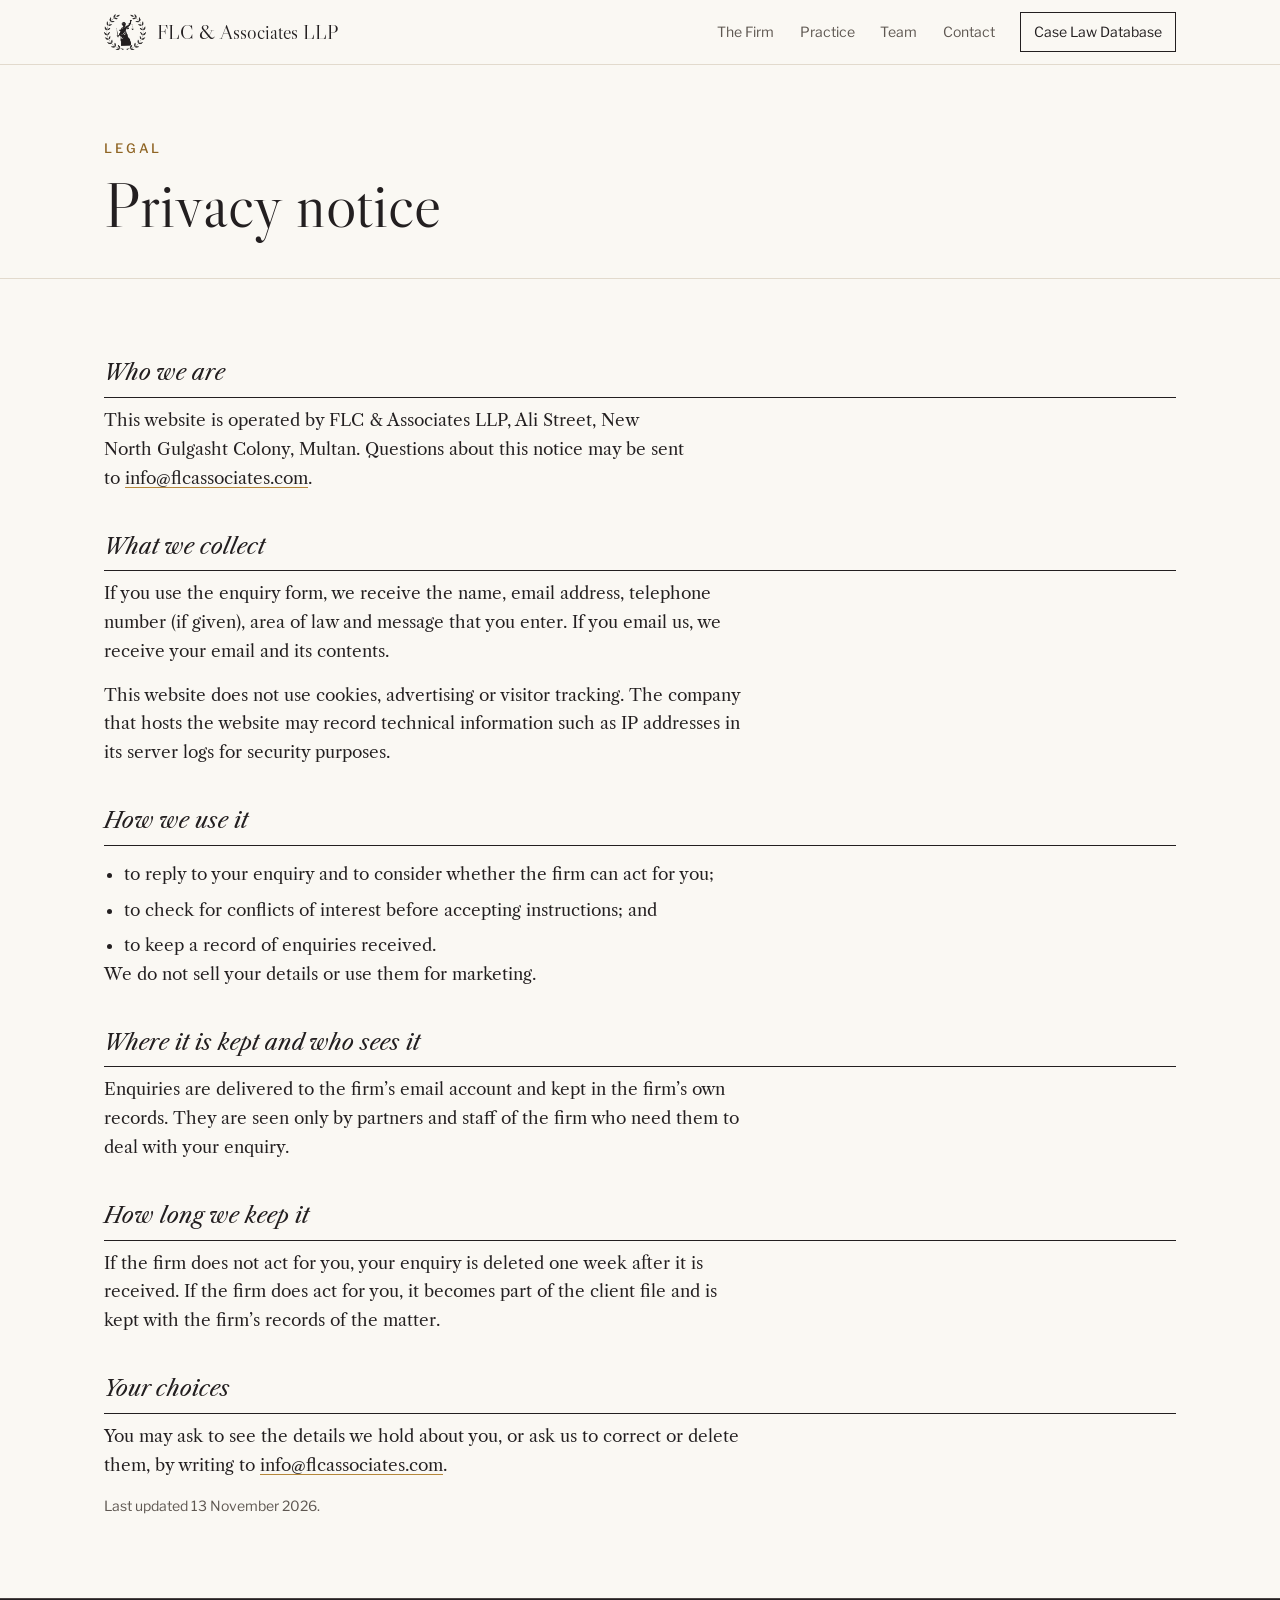
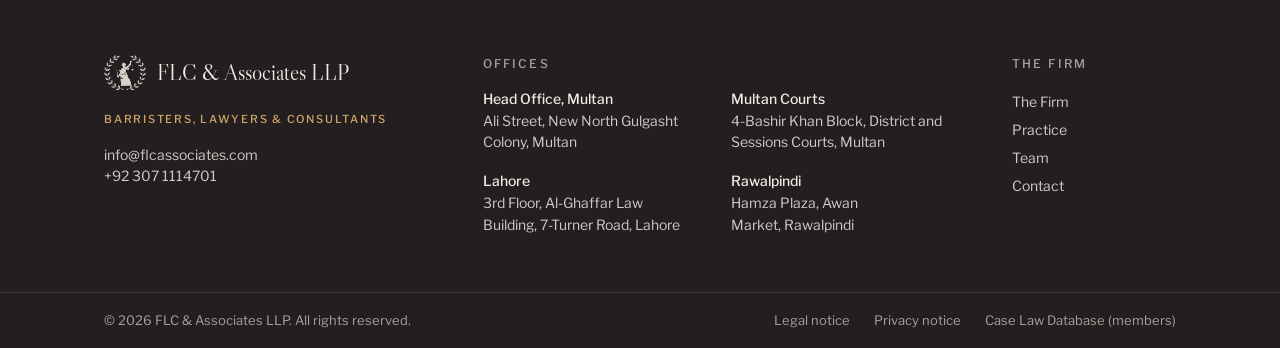
<file: privacy.html>
<!doctype html>
<html lang="en-GB">
<head>
<meta charset="utf-8">
<meta name="viewport" content="width=device-width, initial-scale=1, viewport-fit=cover">
<title>Privacy notice | FLC &amp; Associates LLP</title>
<meta name="description" content="How FLC &amp; Associates LLP uses details sent through its website.">
<link rel="canonical" href="https://flcassociates.com/privacy">
<meta property="og:type" content="website">
<meta property="og:site_name" content="FLC &amp; Associates LLP">
<meta property="og:title" content="Privacy notice | FLC &amp; Associates LLP">
<meta property="og:description" content="How FLC &amp; Associates LLP uses details sent through its website.">
<meta property="og:url" content="https://flcassociates.com/privacy">
<meta property="og:image" content="https://flcassociates.com/img/og-image.png">
<meta name="twitter:card" content="summary">
<link rel="icon" type="image/png" href="favicon.png">
<link rel="apple-touch-icon" href="img/apple-touch-icon.png">
<link rel="preload" href="fonts/libre-caslon-display-latin-400-normal.woff2" as="font" type="font/woff2" crossorigin>
<link rel="preload" href="fonts/libre-caslon-text-latin-400-normal.woff2" as="font" type="font/woff2" crossorigin>
<link rel="stylesheet" href="site.css?v=196519d273">
<script>document.documentElement.className = "js";</script>
<script src="site.js?v=a1a21b194a" defer></script>
</head>
<body>
<a class="skip" href="#main">Skip to content</a>
<header class="topbar">
  <div class="wrap">
    <a class="brand" href="./"><img src="img/emblem-160.png" width="160" height="137" alt=""><span>FLC &amp; Associates LLP</span></a>
    <button class="menu-btn" type="button" aria-expanded="false" aria-controls="site-nav"><span class="menu-icon" aria-hidden="true"></span><span class="menu-label">Menu</span></button>
    <nav class="nav" id="site-nav" aria-label="Site">
      <a href="./">The Firm</a>
      <a href="practice">Practice</a>
      <a href="team">Team</a>
      <a href="contact">Contact</a>
      <a class="members" href="case-law-database">Case Law Database</a>
    </nav>
  </div>
</header>
<main id="main">
<section class="page-head" aria-labelledby="prh">
  <div class="wrap">
    <p class="eyebrow">Legal</p>
    <h1 id="prh">Privacy notice</h1>
  </div>
</section>
<section class="section first single" aria-labelledby="p-h">
  <div class="wrap">
    <h2 id="p-h" class="sr-only">Privacy</h2>
    <div class="legal">
      <h3 style="margin-top:0">Who we are</h3>
      <p>This website is operated by FLC &amp; Associates LLP, Ali Street, New North Gulgasht Colony, Multan. Questions about this notice may be sent to <a href="mailto:info@flcassociates.com">info@flcassociates.com</a>.</p>
      <h3>What we collect</h3>
      <p>If you use the enquiry form, we receive the name, email address, telephone number (if given), area of law and message that you enter. If you email us, we receive your email and its contents.</p>
      <p>This website does not use cookies, advertising or visitor tracking. The company that hosts the website may record technical information such as IP addresses in its server logs for security purposes.</p>
      <h3>How we use it</h3>
      <ul>
        <li>to reply to your enquiry and to consider whether the firm can act for you;</li>
        <li>to check for conflicts of interest before accepting instructions; and</li>
        <li>to keep a record of enquiries received.</li>
      </ul>
      <p>We do not sell your details or use them for marketing.</p>
      <h3>Where it is kept and who sees it</h3>
      <p>Enquiries are delivered to the firm’s email account and kept in the firm’s own records. They are seen only by partners and staff of the firm who need them to deal with your enquiry.</p>
      <h3>How long we keep it</h3>
      <p>If the firm does not act for you, your enquiry is deleted one week after it is received. If the firm does act for you, it becomes part of the client file and is kept with the firm’s records of the matter.</p>
      <h3>Your choices</h3>
      <p>You may ask to see the details we hold about you, or ask us to correct or delete them, by writing to <a href="mailto:info@flcassociates.com">info@flcassociates.com</a>.</p>
      <p class="note-small">Last updated <time datetime="2026-11-13">13 November 2026</time>.</p>
    </div>
  </div>
</section>

</main>
<footer class="site">
  <div class="wrap foot-grid">
    <div class="foot-brand">
      <a class="foot-logo" href="./"><img src="img/emblem-light-160.png" width="160" height="137" alt="" loading="lazy"><span>FLC &amp; Associates LLP</span></a>
      <p class="foot-tag">Barristers, Lawyers &amp; Consultants</p>
      <p class="foot-contact"><a href="mailto:info@flcassociates.com">info@flcassociates.com</a><br><a href="tel:+923071114701">+92 307 1114701</a></p>
    </div>
    <div class="foot-offices">
      <p class="foot-h">Offices</p>
      <ul>
        <li><span>Head Office, Multan</span>Ali Street, New North Gulgasht Colony, Multan</li>
        <li><span>Multan Courts</span>4-Bashir Khan Block, District and Sessions Courts, Multan</li>
        <li><span>Lahore</span>3rd Floor, Al-Ghaffar Law Building, 7-Turner Road, Lahore</li>
        <li><span>Rawalpindi</span>Hamza Plaza, Awan Market, Rawalpindi</li>
      </ul>
    </div>
    <nav class="foot-links" aria-label="Footer">
      <p class="foot-h">The firm</p>
      <a href="./">The Firm</a>
      <a href="practice">Practice</a>
      <a href="team">Team</a>
      <a href="contact">Contact</a>
    </nav>
  </div>
  <div class="foot-base">
    <div class="wrap">
      <span>© 2026 FLC &amp; Associates LLP. All rights reserved.</span>
      <nav aria-label="Legal">
        <a href="legal-notice">Legal notice</a>
        <a href="privacy">Privacy notice</a>
        <a href="case-law-database">Case Law Database (members)</a>
      </nav>
    </div>
  </div>
</footer>
</body>
</html>
</file>
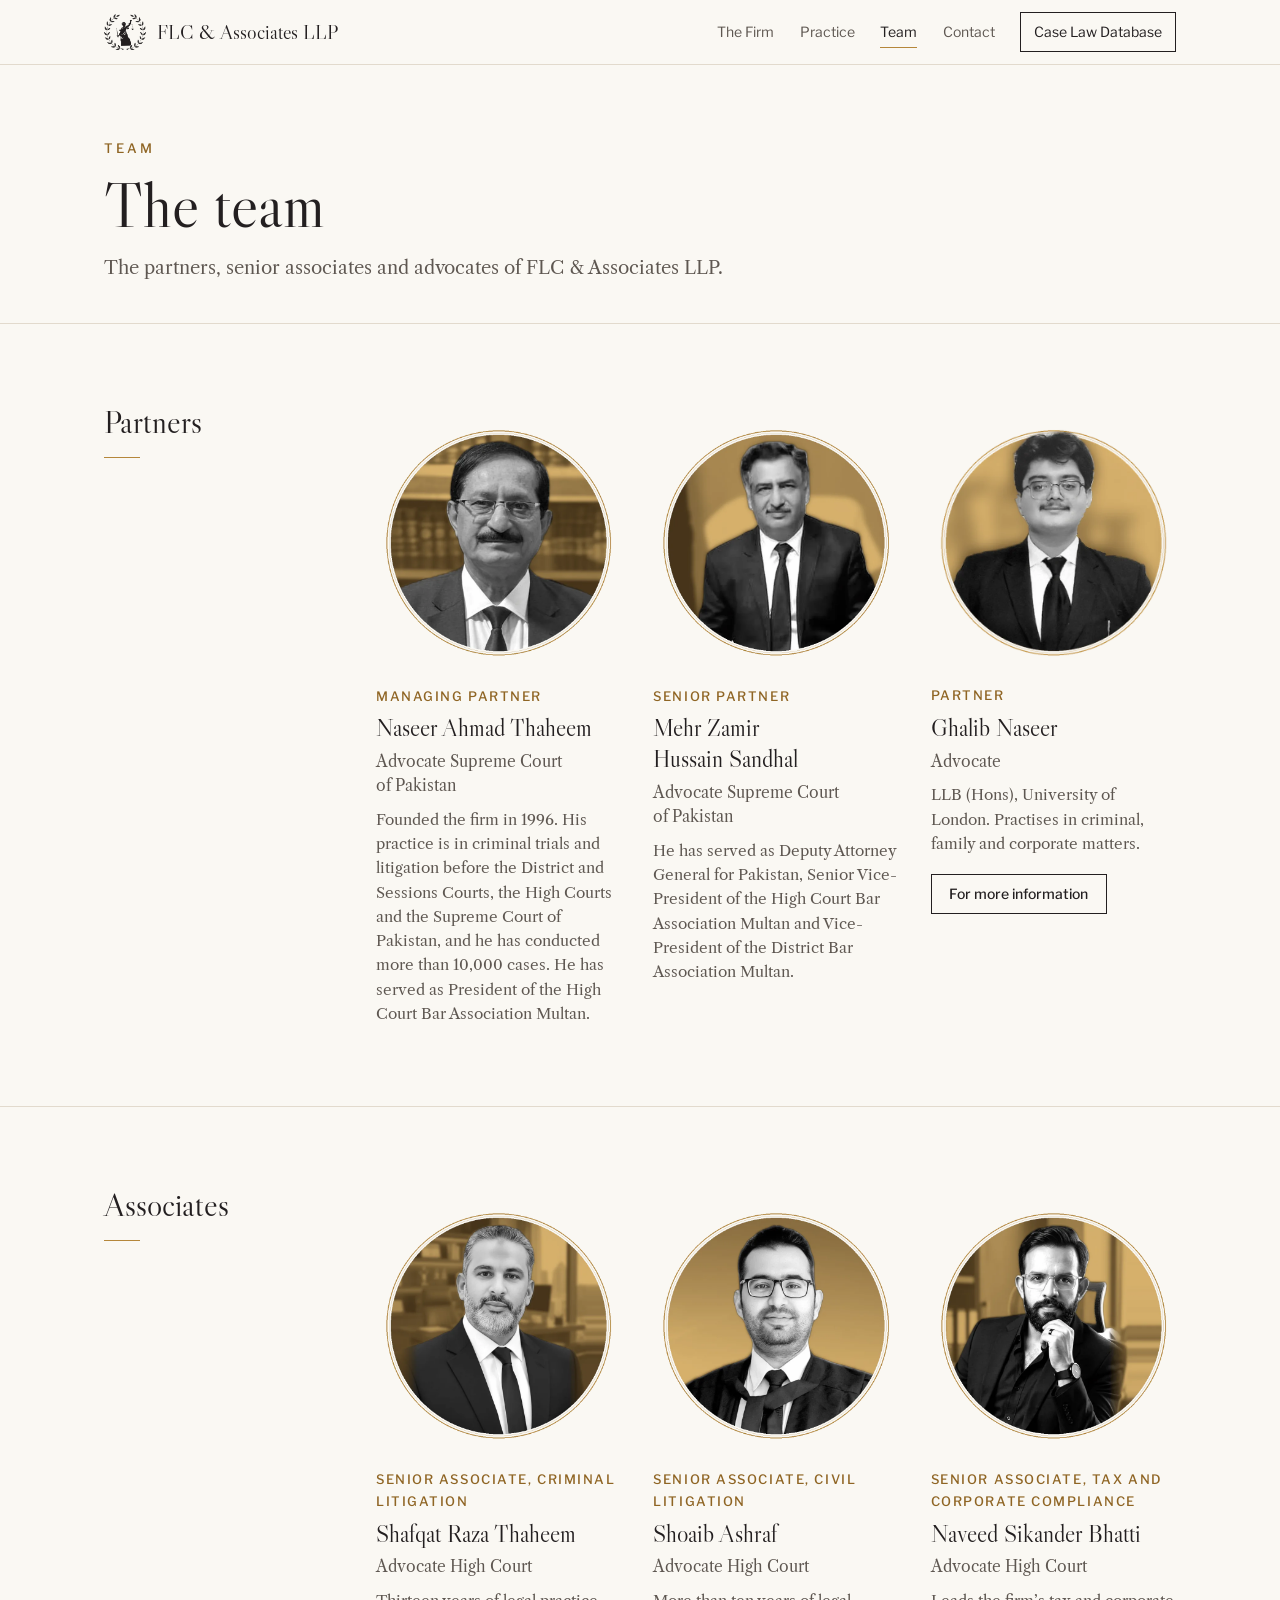
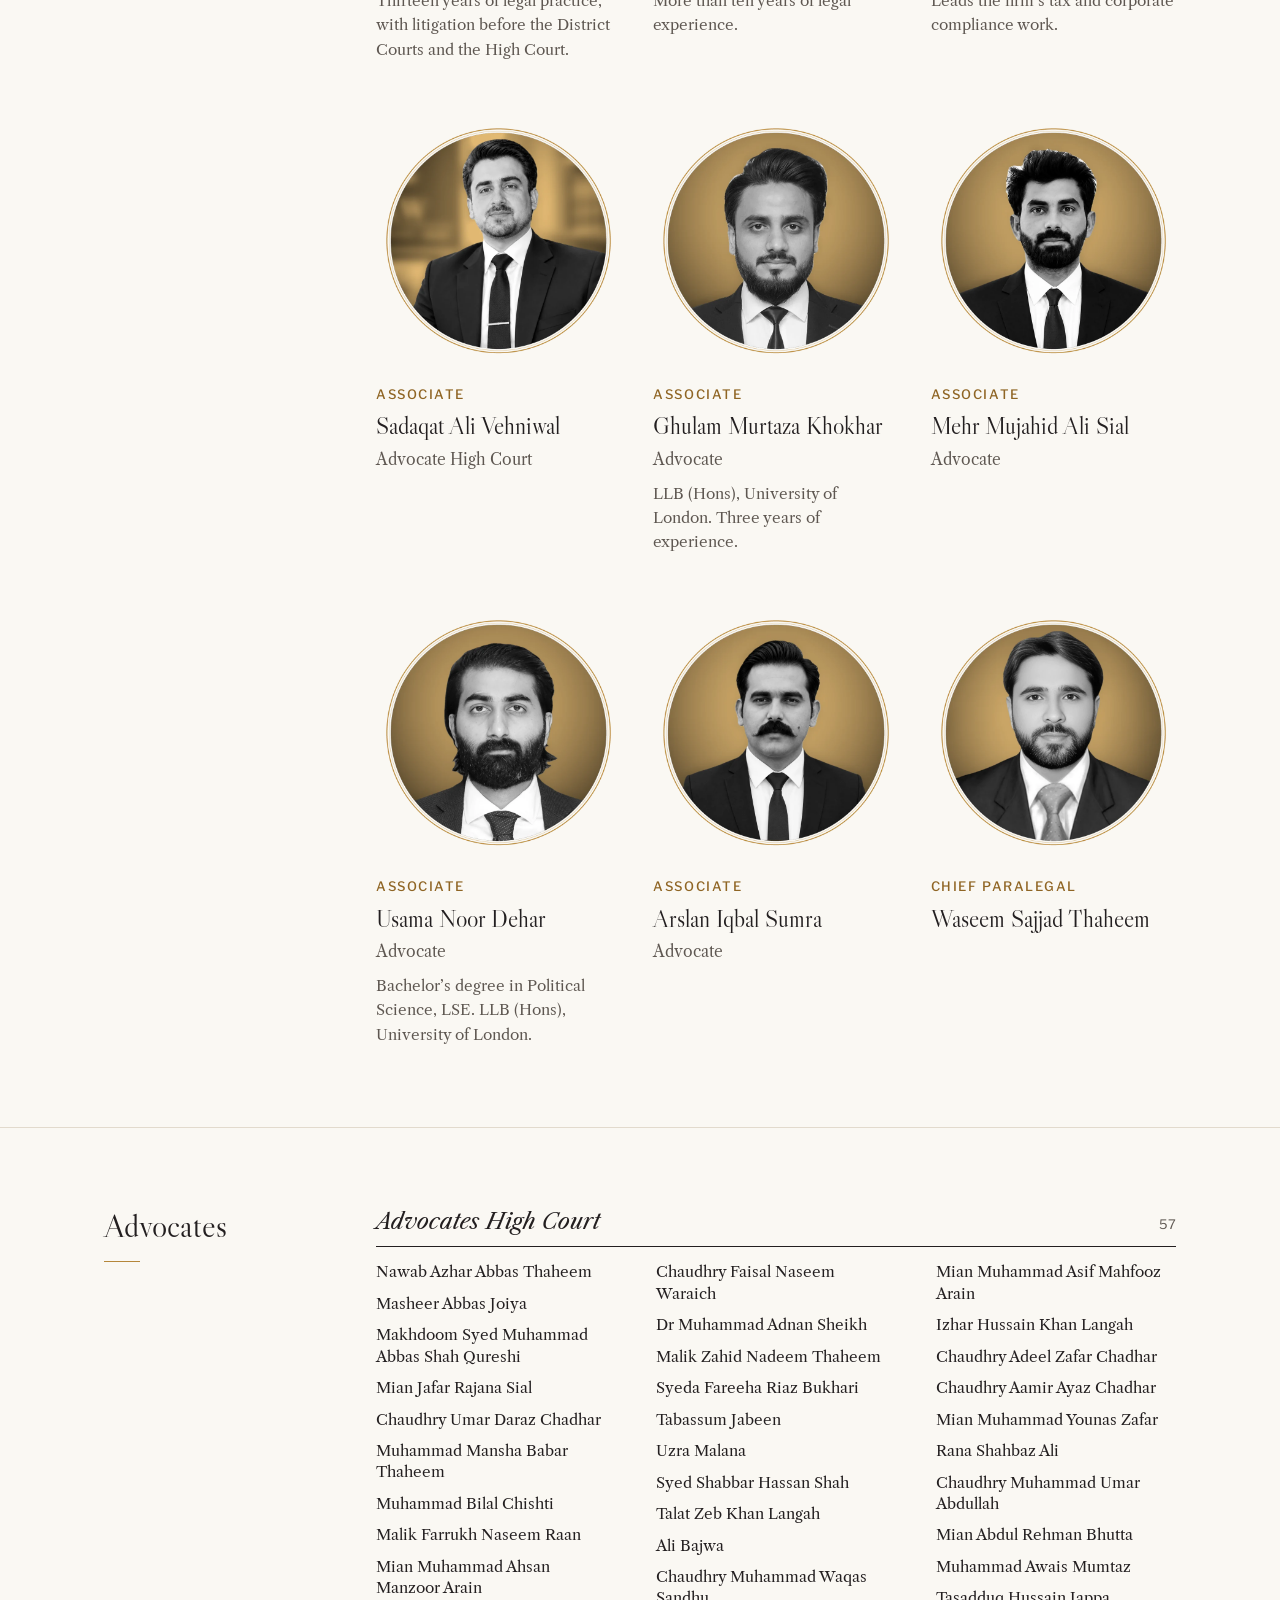
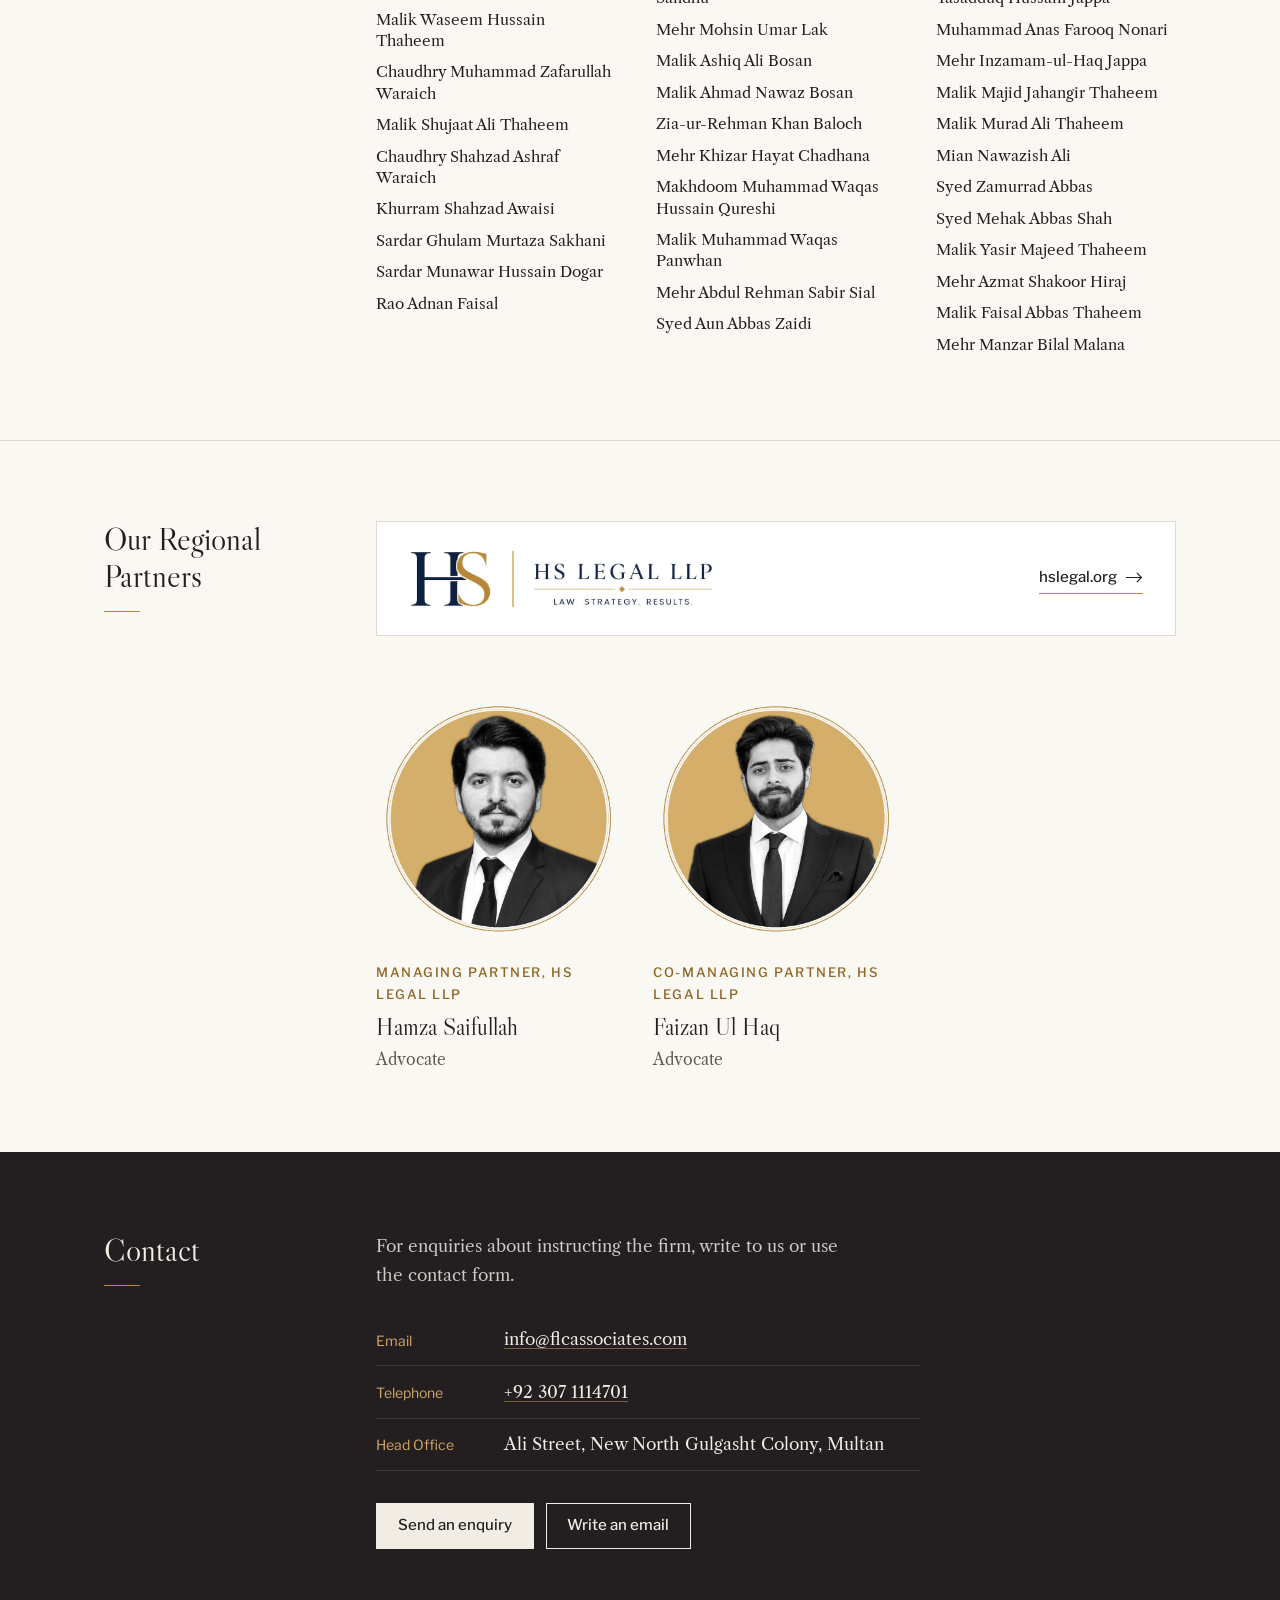
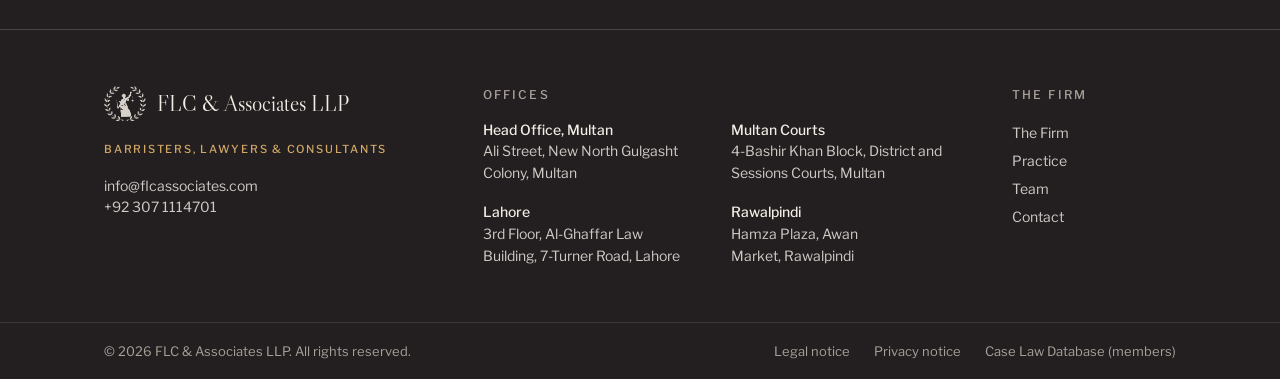
<file: team.html>
<!doctype html>
<html lang="en-GB">
<head>
<meta charset="utf-8">
<meta name="viewport" content="width=device-width, initial-scale=1, viewport-fit=cover">
<title>Team | FLC &amp; Associates LLP</title>
<meta name="description" content="The partners, senior associates and advocates of FLC &amp; Associates LLP.">
<link rel="canonical" href="https://flcassociates.com/team">
<meta property="og:type" content="website">
<meta property="og:site_name" content="FLC &amp; Associates LLP">
<meta property="og:title" content="Team | FLC &amp; Associates LLP">
<meta property="og:description" content="The partners, senior associates and advocates of FLC &amp; Associates LLP.">
<meta property="og:url" content="https://flcassociates.com/team">
<meta property="og:image" content="https://flcassociates.com/img/og-image.png">
<meta name="twitter:card" content="summary">
<link rel="icon" type="image/png" href="favicon.png">
<link rel="apple-touch-icon" href="img/apple-touch-icon.png">
<link rel="preload" href="fonts/libre-caslon-display-latin-400-normal.woff2" as="font" type="font/woff2" crossorigin>
<link rel="preload" href="fonts/libre-caslon-text-latin-400-normal.woff2" as="font" type="font/woff2" crossorigin>
<link rel="stylesheet" href="site.css?v=196519d273">
<script>document.documentElement.className = "js";</script>
<script src="site.js?v=a1a21b194a" defer></script>
</head>
<body>
<a class="skip" href="#main">Skip to content</a>
<header class="topbar">
  <div class="wrap">
    <a class="brand" href="./"><img src="img/emblem-160.png" width="160" height="137" alt=""><span>FLC &amp; Associates LLP</span></a>
    <button class="menu-btn" type="button" aria-expanded="false" aria-controls="site-nav"><span class="menu-icon" aria-hidden="true"></span><span class="menu-label">Menu</span></button>
    <nav class="nav" id="site-nav" aria-label="Site">
      <a href="./">The Firm</a>
      <a href="practice">Practice</a>
      <a href="team" aria-current="page">Team</a>
      <a href="contact">Contact</a>
      <a class="members" href="case-law-database">Case Law Database</a>
    </nav>
  </div>
</header>
<main id="main">
<section class="page-head" aria-labelledby="th">
  <div class="wrap">
    <p class="eyebrow">Team</p>
    <h1 id="th">The team</h1>
    <p class="sub">The partners, senior associates and advocates of FLC &amp; Associates LLP.</p>
  </div>
</section>

<section class="section first" id="partners" aria-labelledby="partners-h">
  <div class="wrap">
    <h2 id="partners-h">Partners</h2>
    <ul class="team">
        <li class="person">
          <div class="photo"><picture><source srcset="img/team/naseer-ahmad-thaheem.webp" type="image/webp"><img src="img/team/naseer-ahmad-thaheem.png" width="600" height="626" alt="Portrait of Naseer Ahmad Thaheem" loading="lazy"></picture></div>
          <p class="role">Managing Partner</p>
          <h3>Naseer Ahmad Thaheem</h3>
          <p class="quals">Advocate Supreme Court of Pakistan</p>
          <p class="bio">Founded the firm in 1996. His practice is in criminal trials and litigation before the District and Sessions Courts, the High Courts and the Supreme Court of Pakistan, and he has conducted more than 10,000 cases. He has served as President of the High Court Bar Association Multan.</p>
        </li>
        <li class="person">
          <div class="photo"><picture><source srcset="img/team/mehr-zamir-hussain-sandhal.webp" type="image/webp"><img src="img/team/mehr-zamir-hussain-sandhal.png" width="600" height="626" alt="Portrait of Mehr Zamir Hussain Sandhal" loading="lazy"></picture></div>
          <p class="role">Senior Partner</p>
          <h3>Mehr Zamir Hussain Sandhal</h3>
          <p class="quals">Advocate Supreme Court of Pakistan</p>
          <p class="bio">He has served as Deputy Attorney General for Pakistan, Senior Vice-President of the High Court Bar Association Multan and Vice-President of the District Bar Association Multan.</p>
        </li>
        <li class="person">
          <div class="photo"><picture><source srcset="img/team/ghalib-naseer.webp" type="image/webp"><img src="img/team/ghalib-naseer.png" width="600" height="626" alt="Portrait of Ghalib Naseer" loading="lazy"></picture></div>
          <p class="role">Partner</p>
          <h3>Ghalib Naseer</h3>
          <p class="quals">Advocate</p>
          <p class="bio">LLB (Hons), University of London. Practises in criminal, family and corporate matters.</p>
          <a class="btn" href="ghalib-naseer">For more information</a>
        </li>
    </ul>
  </div>
</section>

<section class="section" id="associates" aria-labelledby="assoc-h">
  <div class="wrap">
    <h2 id="assoc-h">Associates</h2>
    <ul class="team">
        <li class="person">
          <div class="photo"><picture><source srcset="img/team/shafqat-raza-thaheem.webp" type="image/webp"><img src="img/team/shafqat-raza-thaheem.png" width="600" height="626" alt="Portrait of Shafqat Raza Thaheem" loading="lazy"></picture></div>
          <p class="role">Senior Associate, Criminal Litigation</p>
          <h3>Shafqat Raza Thaheem</h3>
          <p class="quals">Advocate High Court</p>
          <p class="bio">Thirteen years of legal practice, with litigation before the District Courts and the High Court.</p>
        </li>
        <li class="person">
          <div class="photo"><picture><source srcset="img/team/shoaib-ashraf.webp" type="image/webp"><img src="img/team/shoaib-ashraf.png" width="600" height="626" alt="Portrait of Shoaib Ashraf" loading="lazy"></picture></div>
          <p class="role">Senior Associate, Civil Litigation</p>
          <h3>Shoaib Ashraf</h3>
          <p class="quals">Advocate High Court</p>
          <p class="bio">More than ten years of legal experience.</p>
        </li>
        <li class="person">
          <div class="photo"><picture><source srcset="img/team/naveed-sikander-bhatti.webp" type="image/webp"><img src="img/team/naveed-sikander-bhatti.png" width="600" height="626" alt="Portrait of Naveed Sikander Bhatti" loading="lazy"></picture></div>
          <p class="role">Senior Associate, Tax and Corporate Compliance</p>
          <h3>Naveed Sikander Bhatti</h3>
          <p class="quals">Advocate High Court</p>
          <p class="bio">Leads the firm’s tax and corporate compliance work.</p>
        </li>
        <li class="person">
          <div class="photo"><picture><source srcset="img/team/sadaqat-ali-vehniwal.webp" type="image/webp"><img src="img/team/sadaqat-ali-vehniwal.png" width="600" height="626" alt="Portrait of Sadaqat Ali Vehniwal" loading="lazy"></picture></div>
          <p class="role">Associate</p>
          <h3>Sadaqat Ali Vehniwal</h3>
          <p class="quals">Advocate High Court</p>
        </li>
        <li class="person">
          <div class="photo"><picture><source srcset="img/team/ghulam-murtaza-khokhar.webp" type="image/webp"><img src="img/team/ghulam-murtaza-khokhar.png" width="600" height="626" alt="Portrait of Ghulam Murtaza Khokhar" loading="lazy"></picture></div>
          <p class="role">Associate</p>
          <h3>Ghulam Murtaza Khokhar</h3>
          <p class="quals">Advocate</p>
          <p class="bio">LLB (Hons), University of London. Three years of experience.</p>
        </li>
        <li class="person">
          <div class="photo"><picture><source srcset="img/team/mehr-mujahid-ali-sial.webp" type="image/webp"><img src="img/team/mehr-mujahid-ali-sial.png" width="600" height="626" alt="Portrait of Mehr Mujahid Ali Sial" loading="lazy"></picture></div>
          <p class="role">Associate</p>
          <h3>Mehr Mujahid Ali Sial</h3>
          <p class="quals">Advocate</p>
        </li>
        <li class="person">
          <div class="photo"><picture><source srcset="img/team/usama-noor-dehar.webp" type="image/webp"><img src="img/team/usama-noor-dehar.png" width="600" height="626" alt="Portrait of Usama Noor Dehar" loading="lazy"></picture></div>
          <p class="role">Associate</p>
          <h3>Usama Noor Dehar</h3>
          <p class="quals">Advocate</p>
          <p class="bio">Bachelor’s degree in Political Science, LSE. LLB (Hons), University of London.</p>
        </li>
        <li class="person">
          <div class="photo"><picture><source srcset="img/team/arslan-iqbal-sumra.webp" type="image/webp"><img src="img/team/arslan-iqbal-sumra.png" width="600" height="626" alt="Portrait of Arslan Iqbal Sumra" loading="lazy"></picture></div>
          <p class="role">Associate</p>
          <h3>Arslan Iqbal Sumra</h3>
          <p class="quals">Advocate</p>
        </li>
        <li class="person">
          <div class="photo"><picture><source srcset="img/team/waseem-sajjad-thaheem.webp" type="image/webp"><img src="img/team/waseem-sajjad-thaheem.png" width="600" height="626" alt="Portrait of Waseem Sajjad Thaheem" loading="lazy"></picture></div>
          <p class="role">Chief Paralegal</p>
          <h3>Waseem Sajjad Thaheem</h3>
          
        </li>
    </ul>
  </div>
</section>

<section class="section" id="advocates" aria-labelledby="adv-h">
  <div class="wrap">
    <h2 id="adv-h">Advocates</h2>
    <div>
      <h3 class="list-head">Advocates High Court <span class="count">57</span></h3>
      <ul class="names">
        <li>Nawab Azhar Abbas Thaheem</li>
        <li>Masheer Abbas Joiya</li>
        <li>Makhdoom Syed Muhammad Abbas Shah Qureshi</li>
        <li>Mian Jafar Rajana Sial</li>
        <li>Chaudhry Umar Daraz Chadhar</li>
        <li>Muhammad Mansha Babar Thaheem</li>
        <li>Muhammad Bilal Chishti</li>
        <li>Malik Farrukh Naseem Raan</li>
        <li>Mian Muhammad Ahsan Manzoor Arain</li>
        <li>Malik Waseem Hussain Thaheem</li>
        <li>Chaudhry Muhammad Zafarullah Waraich</li>
        <li>Malik Shujaat Ali Thaheem</li>
        <li>Chaudhry Shahzad Ashraf Waraich</li>
        <li>Khurram Shahzad Awaisi</li>
        <li>Sardar Ghulam Murtaza Sakhani</li>
        <li>Sardar Munawar Hussain Dogar</li>
        <li>Rao Adnan Faisal</li>
        <li>Chaudhry Faisal Naseem Waraich</li>
        <li>Dr Muhammad Adnan Sheikh</li>
        <li>Malik Zahid Nadeem Thaheem</li>
        <li>Syeda Fareeha Riaz Bukhari</li>
        <li>Tabassum Jabeen</li>
        <li>Uzra Malana</li>
        <li>Syed Shabbar Hassan Shah</li>
        <li>Talat Zeb Khan Langah</li>
        <li>Ali Bajwa</li>
        <li>Chaudhry Muhammad Waqas Sandhu</li>
        <li>Mehr Mohsin Umar Lak</li>
        <li>Malik Ashiq Ali Bosan</li>
        <li>Malik Ahmad Nawaz Bosan</li>
        <li>Zia-ur-Rehman Khan Baloch</li>
        <li>Mehr Khizar Hayat Chadhana</li>
        <li>Makhdoom Muhammad Waqas Hussain Qureshi</li>
        <li>Malik Muhammad Waqas Panwhan</li>
        <li>Mehr Abdul Rehman Sabir Sial</li>
        <li>Syed Aun Abbas Zaidi</li>
        <li>Mian Muhammad Asif Mahfooz Arain</li>
        <li>Izhar Hussain Khan Langah</li>
        <li>Chaudhry Adeel Zafar Chadhar</li>
        <li>Chaudhry Aamir Ayaz Chadhar</li>
        <li>Mian Muhammad Younas Zafar</li>
        <li>Rana Shahbaz Ali</li>
        <li>Chaudhry Muhammad Umar Abdullah</li>
        <li>Mian Abdul Rehman Bhutta</li>
        <li>Muhammad Awais Mumtaz</li>
        <li>Tasadduq Hussain Jappa</li>
        <li>Muhammad Anas Farooq Nonari</li>
        <li>Mehr Inzamam-ul-Haq Jappa</li>
        <li>Malik Majid Jahangir Thaheem</li>
        <li>Malik Murad Ali Thaheem</li>
        <li>Mian Nawazish Ali</li>
        <li>Syed Zamurrad Abbas</li>
        <li>Syed Mehak Abbas Shah</li>
        <li>Malik Yasir Majeed Thaheem</li>
        <li>Mehr Azmat Shakoor Hiraj</li>
        <li>Malik Faisal Abbas Thaheem</li>
        <li>Mehr Manzar Bilal Malana</li>
      </ul>
    </div>
  </div>
</section>

<section class="section" id="regional-partners" aria-labelledby="regional-h">
  <div class="wrap">
    <h2 id="regional-h">Our Regional Partners</h2>
    <div class="regional">
      <div class="firm-card">
        <a class="firm-logo" href="https://hslegal.org" target="_blank" rel="noopener" aria-label="HS Legal LLP (opens in a new tab)"><picture><source srcset="img/partners/hs-legal-logo.webp" type="image/webp"><img src="img/partners/hs-legal-logo.png" width="896" height="192" alt="HS Legal LLP" loading="lazy"></picture></a>
        <a class="arrow" href="https://hslegal.org" target="_blank" rel="noopener">hslegal.org</a>
      </div>
      <ul class="team">
        <li class="person">
          <div class="photo"><picture><source srcset="img/team/hamza-saifullah.webp" type="image/webp"><img src="img/team/hamza-saifullah.png" width="600" height="626" alt="Portrait of Hamza Saifullah" loading="lazy"></picture></div>
          <p class="role">Managing Partner, HS Legal LLP</p>
          <h3>Hamza Saifullah</h3>
          <p class="quals">Advocate</p>
        </li>
        <li class="person">
          <div class="photo"><picture><source srcset="img/team/faizan-ul-haq.webp" type="image/webp"><img src="img/team/faizan-ul-haq.png" width="600" height="626" alt="Portrait of Faizan Ul Haq" loading="lazy"></picture></div>
          <p class="role">Co-Managing Partner, HS Legal LLP</p>
          <h3>Faizan Ul Haq</h3>
          <p class="quals">Advocate</p>
        </li>
      </ul>
    </div>
  </div>
</section>

</main>
<section class="contact" id="contact" aria-labelledby="contact-h">
  <div class="wrap">
    <h2 id="contact-h">Contact</h2>
    <div>
      <p class="note">For enquiries about instructing the firm, write to us or use the contact form.</p>
      <dl>
        <div><dt>Email</dt><dd><a href="mailto:info@flcassociates.com">info@flcassociates.com</a></dd></div>
        <div><dt>Telephone</dt><dd><a href="tel:+923071114701">+92 307 1114701</a></dd></div>
        <div><dt>Head Office</dt><dd>Ali Street, New North Gulgasht Colony, Multan</dd></div>
      </dl>
      <div class="actions">
        <a class="btn btn-solid" href="contact#form">Send an enquiry</a>
        <a class="btn" href="mailto:info@flcassociates.com">Write an email</a>
      </div>
    </div>
  </div>
</section>
<footer class="site">
  <div class="wrap foot-grid">
    <div class="foot-brand">
      <a class="foot-logo" href="./"><img src="img/emblem-light-160.png" width="160" height="137" alt="" loading="lazy"><span>FLC &amp; Associates LLP</span></a>
      <p class="foot-tag">Barristers, Lawyers &amp; Consultants</p>
      <p class="foot-contact"><a href="mailto:info@flcassociates.com">info@flcassociates.com</a><br><a href="tel:+923071114701">+92 307 1114701</a></p>
    </div>
    <div class="foot-offices">
      <p class="foot-h">Offices</p>
      <ul>
        <li><span>Head Office, Multan</span>Ali Street, New North Gulgasht Colony, Multan</li>
        <li><span>Multan Courts</span>4-Bashir Khan Block, District and Sessions Courts, Multan</li>
        <li><span>Lahore</span>3rd Floor, Al-Ghaffar Law Building, 7-Turner Road, Lahore</li>
        <li><span>Rawalpindi</span>Hamza Plaza, Awan Market, Rawalpindi</li>
      </ul>
    </div>
    <nav class="foot-links" aria-label="Footer">
      <p class="foot-h">The firm</p>
      <a href="./">The Firm</a>
      <a href="practice">Practice</a>
      <a href="team">Team</a>
      <a href="contact">Contact</a>
    </nav>
  </div>
  <div class="foot-base">
    <div class="wrap">
      <span>© 2026 FLC &amp; Associates LLP. All rights reserved.</span>
      <nav aria-label="Legal">
        <a href="legal-notice">Legal notice</a>
        <a href="privacy">Privacy notice</a>
        <a href="case-law-database">Case Law Database (members)</a>
      </nav>
    </div>
  </div>
</footer>
</body>
</html>
</file>
<file: site.css>
@font-face { font-family: "Caslon Display"; src: url("fonts/libre-caslon-display-latin-400-normal.woff2") format("woff2"); font-weight: 400; font-style: normal; font-display: swap; }
@font-face { font-family: "Caslon Text"; src: url("fonts/libre-caslon-text-latin-400-normal.woff2") format("woff2"); font-weight: 400; font-style: normal; font-display: swap; }
@font-face { font-family: "Caslon Text"; src: url("fonts/libre-caslon-text-latin-400-italic.woff2") format("woff2"); font-weight: 400; font-style: italic; font-display: swap; }
@font-face { font-family: "Franklin"; src: url("fonts/libre-franklin-latin-wght-normal.woff2") format("woff2"); font-weight: 100 900; font-style: normal; font-display: swap; }

:root {
  --paper: #FAF8F3;
  --stone: #F1ECE2;
  --deep: #231F20;
  --deep-2: #2C2728;
  --ink: #231F20;
  --muted: #5E5751;
  --gold: #8F6524;
  --gold-bright: #B5873A;
  --gold-line: #B5873A;
  --rule: #E2DACD;
  --display: "Caslon Display", "Caslon Text", "Big Caslon", Georgia, serif;
  --text: "Caslon Text", "Big Caslon", Georgia, serif;
  --ui: "Franklin", "Franklin Gothic Medium", "Helvetica Neue", Arial, sans-serif;
  --margin-col: 13rem;
  --measure: 40rem;
  --arrow: url("data:image/svg+xml,%3Csvg xmlns='http://www.w3.org/2000/svg' viewBox='0 0 22 14'%3E%3Cpath d='M0 7h20M14 1l6 6-6 6' fill='none' stroke='%23000' stroke-width='1.5'/%3E%3C/svg%3E");
}
*, *::before, *::after { box-sizing: border-box; }
html { scroll-behavior: smooth; -webkit-text-size-adjust: 100%; }
@media (prefers-reduced-motion: reduce) { html { scroll-behavior: auto; } }
body { margin: 0; background: var(--paper); color: var(--ink); font-family: var(--text); font-size: 1.0625rem; line-height: 1.7; -webkit-font-smoothing: antialiased; }
img { max-width: 100%; height: auto; }
a { color: inherit; text-decoration-color: var(--gold-line); text-decoration-thickness: 1px; text-underline-offset: 0.2em; transition: color 0.18s ease, text-decoration-color 0.18s ease; }
a:hover { color: var(--gold); }
:focus-visible { outline: 2px solid var(--gold-line); outline-offset: 3px; }
h1, h2, h3, h4, p, ul, ol, dl, dd, address { margin: 0; padding: 0; font-style: normal; }
h1, h2, h3, h4, blockquote { text-wrap: balance; }
p, li, dd { text-wrap: pretty; }
ul, ol { list-style: none; }
.wrap { max-width: 72rem; margin-inline: auto; padding-inline: clamp(1.25rem, 4vw, 2.5rem); }
.skip { position: absolute; left: -999px; top: 0; background: var(--ink); color: var(--paper); padding: 0.6rem 1rem; font-family: var(--ui); font-size: 0.9rem; z-index: 20; }
.skip:focus { left: 0; }
.sr-only { position: absolute; width: 1px; height: 1px; overflow: hidden; clip-path: inset(50%); white-space: nowrap; }

/* Top bar */
.topbar { position: sticky; top: 0; z-index: 10; background: var(--paper); border-bottom: 1px solid var(--rule); }
.topbar .wrap { display: flex; align-items: center; justify-content: space-between; gap: 2rem; padding-block: 0.75rem; }
.brand { display: flex; align-items: center; gap: 0.7rem; font-family: var(--display); font-size: 1.25rem; line-height: 1.1; text-decoration: none; white-space: nowrap; }
.brand img { width: 2.6rem; height: auto; }
.brand:hover { color: inherit; }
.menu-btn { display: none; }
.nav { display: flex; align-items: center; gap: 1.6rem; overflow-x: auto; scrollbar-width: none; font-family: var(--ui); font-size: 0.875rem; }
.nav::-webkit-scrollbar { display: none; }
.nav a { text-decoration: none; color: var(--muted); white-space: nowrap; padding-block: 0.2rem; transition: color 0.18s ease, background-color 0.18s ease, border-color 0.18s ease, box-shadow 0.18s ease; }
.nav a:hover { color: var(--ink); }
.nav a[aria-current="page"] { color: var(--ink); box-shadow: 0 1px 0 var(--gold-line); }
.nav .members { border: 1px solid var(--ink); color: var(--ink); padding: 0.45rem 0.8rem; }
.nav .members:hover, .nav .members[aria-current="page"] { background: var(--ink); border-color: var(--ink); color: var(--paper); box-shadow: none; }

/* Buttons */
.actions { margin-top: 2rem; display: flex; flex-wrap: wrap; gap: 0.75rem; }
.btn { display: inline-block; font-family: var(--ui); font-size: 0.9375rem; font-weight: 500; line-height: 1; padding: 0.9rem 1.3rem; border: 1px solid var(--ink); border-radius: 0; background: transparent; color: var(--ink); text-decoration: none; cursor: pointer; transition: background-color 0.18s ease, border-color 0.18s ease, color 0.18s ease; }
.btn-solid { background: var(--ink); border-color: var(--ink); color: var(--paper); }
.btn:hover { background: var(--ink); border-color: var(--ink); color: var(--paper); }
.btn-solid:hover { background: var(--gold); border-color: var(--gold); color: #fff; }
.btn:active { transform: translateY(1px); }
/* Text link with an arrow */
.arrow, .more a { display: inline-flex; align-items: center; gap: 0.5rem; font-family: var(--ui); font-size: 0.9375rem; font-weight: 500; text-decoration: none; padding-bottom: 0.15rem; box-shadow: 0 1px 0 var(--gold-line); }
.arrow::after, .more a::after, .go::after { content: ""; width: 1.1rem; height: 0.7rem; background: currentColor; -webkit-mask: var(--arrow) center / contain no-repeat; mask: var(--arrow) center / contain no-repeat; transition: transform 0.2s ease; }
.arrow:hover::after, .more a:hover::after, a:hover > .go::after { transform: translateX(0.25rem); }

/* Firm hero */
.firm-hero { position: relative; overflow: hidden; padding-block: clamp(3.5rem, 9vw, 7rem) clamp(3rem, 8vw, 6rem); }
.firm-hero .wrap { position: relative; }
.firm-hero .wrap > * { position: relative; }
.firm-hero .hero-mark { position: absolute; right: clamp(0rem, 3vw, 2.5rem); top: 50%; transform: translateY(-50%); width: min(33rem, 44vw); max-width: none; opacity: 0.07; pointer-events: none; -webkit-user-select: none; user-select: none; }
.eyebrow { font-family: var(--ui); font-size: 0.8125rem; font-weight: 500; letter-spacing: 0.22em; text-transform: uppercase; color: var(--gold); }
.firm-hero h1 { margin-top: 1rem; font-family: var(--display); font-weight: 400; font-size: clamp(2.8rem, 7.4vw, 5.6rem); line-height: 1; letter-spacing: -0.005em; }
.firm-hero .lede { margin-top: 1.75rem; max-width: 36rem; font-size: 1.25rem; line-height: 1.55; }
.firm-hero .actions { margin-top: 2.25rem; }
.figures { border-block: 1px solid var(--rule); }
.figures .wrap { display: grid; grid-template-columns: repeat(4, minmax(0, 1fr)); }
.figures p { padding: clamp(1.5rem, 3vw, 2.25rem) 1.5rem; border-left: 1px solid var(--rule); font-family: var(--ui); font-size: 0.875rem; line-height: 1.4; color: var(--muted); }
.figures p:first-child { border-left: 0; padding-left: 0; }
.figures b { display: block; margin-bottom: 0.4rem; font-family: var(--display); font-weight: 400; font-size: clamp(2rem, 4.2vw, 3rem); line-height: 1.05; color: var(--ink); }
.figures + .section { border-top: 0; }

/* Page head (inner pages) */
.page-head { padding-block: clamp(2.5rem, 6vw, 4.5rem) clamp(1.5rem, 4vw, 2.5rem); border-bottom: 1px solid var(--rule); }
.page-head h1 { margin-top: 0.75rem; font-family: var(--display); font-weight: 400; font-size: clamp(2.4rem, 6vw, 4rem); line-height: 1.05; }
.page-head p.sub { margin-top: 1rem; max-width: 40rem; font-size: 1.15rem; line-height: 1.55; color: var(--muted); }

/* Sections: heading in the margin, as in a law report */
.section { border-top: 1px solid var(--rule); padding-block: clamp(3rem, 7vw, 5rem); }
.section.first { border-top: 0; }
.section > .wrap { display: grid; grid-template-columns: var(--margin-col) minmax(0, 1fr); column-gap: clamp(2rem, 5vw, 4rem); }
.section h2 { font-family: var(--display); font-weight: 400; font-size: 2rem; line-height: 1.15; align-self: start; position: sticky; top: 6rem; }
.section h2::after { content: ""; display: block; width: 2.25rem; height: 1px; background: var(--gold-line); margin-top: 1rem; }
.section[id] { scroll-margin-top: 4.5rem; }
.intro { max-width: var(--measure); color: var(--muted); margin-bottom: 2.25rem; }
h3 { font-family: var(--text); font-weight: 400; font-style: italic; font-size: 1.35rem; line-height: 1.3; margin: 3rem 0 0.5rem; padding-bottom: 0.6rem; border-bottom: 1px solid var(--ink); }
.body > h3:first-child, .intro + h3 { margin-top: 0; }
h4 { font-family: var(--text); font-weight: 400; font-size: 1.15rem; line-height: 1.4; }
.prose p { max-width: var(--measure); }
.prose p + p { margin-top: 1.1rem; }
.prose p.lead { font-size: 1.2rem; line-height: 1.6; }

/* Grids of short entries */
.practice { display: grid; grid-template-columns: repeat(2, minmax(0, 1fr)); column-gap: 2.5rem; border-top: 1px solid var(--ink); }
.practice.three { grid-template-columns: repeat(3, minmax(0, 1fr)); }
.practice li { padding-block: 1.4rem; border-bottom: 1px solid var(--rule); scroll-margin-top: 5rem; }
.practice h3 { font-family: var(--display); font-style: normal; font-size: 1.6rem; line-height: 1.2; margin: 0; padding: 0; border: 0; }
.practice p { margin-top: 0.6rem; font-size: 0.97rem; line-height: 1.6; color: var(--muted); }
.more { margin-top: 1.75rem; display: flex; flex-wrap: wrap; gap: 0.75rem 2rem; }
.forums { columns: 2; column-gap: 2.5rem; border-top: 1px solid var(--ink); }
.forums li { break-inside: avoid; padding-block: 0.8rem; border-bottom: 1px solid var(--rule); font-size: 1.05rem; }
.note-small { margin-top: 1.25rem; max-width: var(--measure); font-family: var(--ui); font-size: 0.875rem; color: var(--muted); }

/* Confidentiality band */
.band { background: var(--stone); }
.band blockquote { margin: 0; max-width: var(--measure); font-family: var(--display); font-size: clamp(1.4rem, 2.6vw, 1.85rem); line-height: 1.35; }

/* Team */
.team { display: grid; grid-template-columns: repeat(3, minmax(0, 1fr)); gap: 2.5rem 2rem; }
.person { display: flex; flex-direction: column; }
.person .photo { aspect-ratio: 4 / 5; background: var(--stone); border: 1px solid var(--rule); display: grid; place-items: center; overflow: hidden; }
.person .photo img { width: 100%; height: 100%; object-fit: cover; object-position: center top; }
.person .initials { font-family: var(--display); font-size: 3rem; color: var(--gold); }
.person .role { margin-top: 1rem; font-family: var(--ui); font-size: 0.8125rem; font-weight: 500; letter-spacing: 0.12em; text-transform: uppercase; color: var(--gold); }
.person h3 { margin: 0.35rem 0 0; padding: 0; border: 0; font-family: var(--display); font-style: normal; font-size: 1.5rem; }
.person .quals { margin-top: 0.4rem; font-size: 0.97rem; line-height: 1.55; color: var(--muted); }
.person .btn { margin-top: 1.1rem; align-self: flex-start; font-size: 0.875rem; padding: 0.75rem 1.1rem; }
.placeholder { outline: 1px dashed var(--gold-line); outline-offset: 4px; }

/* Offices */
.offices { display: grid; grid-template-columns: repeat(2, minmax(0, 1fr)); column-gap: 3rem; border-top: 1px solid var(--ink); }
.offices li { padding-block: 1.35rem; border-bottom: 1px solid var(--rule); }
.offices .where { font-family: var(--ui); font-size: 0.875rem; font-weight: 500; color: var(--gold); }
.offices address { margin-top: 0.3rem; font-size: 1.1rem; line-height: 1.5; max-width: 22rem; }

/* Contact band */
.contact { background: var(--deep); color: #F1EDE4; padding-block: clamp(3rem, 7vw, 5rem); }
.contact .wrap { display: grid; grid-template-columns: var(--margin-col) minmax(0, 1fr); column-gap: clamp(2rem, 5vw, 4rem); }
.contact h2 { font-family: var(--display); font-weight: 400; font-size: 2rem; line-height: 1.15; }
.contact h2::after { content: ""; display: block; width: 2.25rem; height: 1px; background: var(--gold-bright); margin-top: 1rem; }
.contact .note { max-width: 30rem; color: #CFCAC5; margin-bottom: 1.5rem; }
.contact dl > div { display: grid; grid-template-columns: 7rem minmax(0, 1fr); column-gap: 1rem; padding-block: 0.7rem; border-bottom: 1px solid #3D3836; max-width: 34rem; }
.contact dt { font-family: var(--ui); font-size: 0.875rem; color: #D2A766; padding-top: 0.2rem; }
.contact dd { overflow-wrap: anywhere; }
.contact a { text-decoration-color: #7A6240; }
.contact a:hover { color: #E3BE84; }
.contact .btn { border-color: #F1EDE4; color: #F1EDE4; }
.contact .btn-solid { background: #F1EDE4; border-color: #F1EDE4; color: var(--deep); }
.contact .btn:hover { background: #F1EDE4; border-color: #F1EDE4; color: var(--deep); }
.contact .btn-solid:hover { background: #D2A766; border-color: #D2A766; color: var(--deep); }

/* Form */
.form { display: grid; grid-template-columns: repeat(2, minmax(0, 1fr)); gap: 1.1rem 1.5rem; max-width: 44rem; }
.form .full { grid-column: 1 / -1; }
.form label { display: block; font-family: var(--ui); font-size: 0.875rem; font-weight: 500; margin-bottom: 0.35rem; }
.form input, .form select, .form textarea { width: 100%; font: inherit; font-size: 1rem; color: var(--ink); background: #fff; border: 1px solid #CFC6B8; border-radius: 0; padding: 0.7rem 0.8rem; transition: border-color 0.18s ease; }
.form input:hover, .form select:hover, .form textarea:hover { border-color: var(--muted); }
.form textarea { min-height: 9rem; resize: vertical; }
.form input:focus, .form select:focus, .form textarea:focus { outline: 2px solid var(--gold-line); outline-offset: 0; border-color: var(--gold-line); }
.form .check { display: flex; gap: 0.6rem; align-items: flex-start; font-family: var(--ui); font-size: 0.875rem; line-height: 1.5; color: var(--muted); }
.form .check input { width: auto; margin-top: 0.2rem; }
.form .hp { position: absolute; left: -5000px; }
.form-warning { max-width: 44rem; margin-bottom: 1.75rem; padding: 1rem 1.2rem; background: var(--stone); border-left: 2px solid var(--gold-line); font-family: var(--ui); font-size: 0.9rem; line-height: 1.55; }
.form-status { grid-column: 1 / -1; font-family: var(--ui); font-size: 0.9375rem; min-height: 1.5rem; }

/* Legal text */
.legal h3 { margin-top: 2.5rem; }
.legal p, .legal li { max-width: var(--measure); }
.legal p + p, .legal ul { margin-top: 0.9rem; }
.legal ul { list-style: disc; padding-left: 1.25rem; }
.legal li + li { margin-top: 0.4rem; }

/* Footer */
footer.site { background: var(--deep); color: #CFCAC5; border-top: 1px solid #4A4443; font-family: var(--ui); font-size: 0.875rem; line-height: 1.55; }
footer.site a { text-decoration: none; }
footer.site a:hover { color: #E3BE84; }
.foot-grid { display: grid; grid-template-columns: minmax(0, 1.15fr) minmax(0, 1.7fr) minmax(0, 0.6fr); gap: 2.5rem clamp(2rem, 5vw, 4rem); padding-block: clamp(2.5rem, 5vw, 3.5rem); }
.foot-logo { display: inline-flex; align-items: center; gap: 0.7rem; font-family: var(--display); font-size: 1.35rem; line-height: 1.1; color: #F1EDE4; }
.foot-logo img { width: 2.6rem; height: auto; }
.foot-tag { margin-top: 0.9rem; font-size: 0.6875rem; font-weight: 500; letter-spacing: 0.16em; white-space: nowrap; text-transform: uppercase; color: #D2A766; }
.foot-contact { margin-top: 1rem; }
.foot-h { margin-bottom: 0.9rem; font-size: 0.75rem; font-weight: 500; letter-spacing: 0.18em; text-transform: uppercase; color: #A8A19A; }
.foot-offices ul { display: grid; grid-template-columns: repeat(2, minmax(0, 1fr)); gap: 1.1rem 2rem; }
.foot-offices li span { display: block; color: #F1EDE4; font-weight: 500; }
.foot-links a { display: block; width: fit-content; padding-block: 0.2rem; }
.foot-base { border-top: 1px solid #3D3836; font-size: 0.8125rem; color: #A8A19A; }
.foot-base .wrap { display: flex; flex-wrap: wrap; justify-content: space-between; gap: 0.5rem 2rem; padding-block: 1.1rem; }
.foot-base nav { display: flex; flex-wrap: wrap; gap: 0.5rem 1.5rem; }

/* Profile page (from the personal portfolio) */
.hero { padding-block: clamp(3rem, 8vw, 6rem) clamp(3rem, 7vw, 5rem); }
.hero .wrap { display: grid; grid-template-columns: minmax(0, 1fr) minmax(0, 20rem); gap: clamp(2rem, 6vw, 5rem); align-items: center; }
.hero h1 { font-family: var(--display); font-weight: 400; font-size: clamp(3rem, 8vw, 5.8rem); line-height: 0.98; }
.fullname { margin-top: 1rem; font-style: italic; font-size: 1.2rem; color: var(--muted); }
.calling { margin-top: 1.75rem; max-width: 34rem; font-size: 1.2rem; line-height: 1.55; }
.firm { margin-top: 2.25rem; padding-top: 1.75rem; border-top: 1px solid var(--ink); display: flex; align-items: center; gap: 1.1rem; max-width: 34rem; }
.firm img { width: 4rem; height: auto; flex: none; }
.firm-role { font-family: var(--display); font-size: 1.55rem; line-height: 1.2; }
.firm-place { margin-top: 0.25rem; font-family: var(--ui); font-size: 0.875rem; color: var(--muted); }
.also { margin-top: 1.25rem; max-width: 34rem; font-family: var(--ui); font-size: 0.9375rem; line-height: 1.55; color: var(--muted); }
.also li + li { margin-top: 0.2rem; }
.also b { font-weight: 500; color: var(--ink); }
.portrait { display: block; width: 100%; }
.crumb { font-family: var(--ui); font-size: 0.875rem; color: var(--muted); padding-top: 1.5rem; }
.crumb a { color: var(--muted); }
.profile { display: grid; grid-template-columns: minmax(0, 1fr) minmax(0, 17rem); gap: clamp(2rem, 4vw, 3.5rem); }
.panel + .panel { margin-top: 2.25rem; }
.panel-title { font-style: italic; font-size: 1.1rem; padding-bottom: 0.5rem; border-bottom: 1px solid var(--ink); margin-bottom: 0.4rem; }
.areas li, .creds > div { padding-block: 0.55rem; border-bottom: 1px solid var(--rule); font-size: 0.95rem; line-height: 1.45; }
.creds dt { font-family: var(--ui); font-size: 0.8125rem; color: var(--gold); }
.creds small { display: block; font-family: var(--ui); font-size: 0.8125rem; color: var(--muted); margin-top: 0.15rem; }
.ledger > li, .works > li { display: grid; grid-template-columns: 9.5rem minmax(0, 1fr); column-gap: 1.5rem; padding-block: 1.15rem; border-bottom: 1px solid var(--rule); }
.works > li { grid-template-columns: 4rem minmax(0, 1fr); }
.ledger .d, .works .y { font-family: var(--ui); font-size: 0.875rem; color: var(--gold); padding-top: 0.3rem; font-variant-numeric: tabular-nums; }
.org { font-style: italic; margin-top: 0.1rem; }
.desc, .earlier { margin-top: 0.4rem; font-size: 0.97rem; line-height: 1.6; color: var(--muted); max-width: 40rem; }
.earlier b { font-weight: 400; color: var(--ink); }
.meta { margin-top: 0.2rem; font-size: 0.97rem; color: var(--muted); }
.links { margin-top: 0.5rem; display: flex; flex-wrap: wrap; gap: 0.3rem 1.25rem; font-family: var(--ui); font-size: 0.875rem; }
.cite { margin-top: 0.5rem; font-family: var(--ui); font-size: 0.875rem; }
.cite summary { cursor: pointer; color: var(--muted); width: fit-content; }
.cite p { margin-top: 0.4rem; padding: 0.75rem 1rem; background: var(--stone); font-family: var(--text); font-size: 0.95rem; line-height: 1.55; }
.footnote { margin-top: 1.5rem; font-family: var(--ui); font-size: 0.8125rem; color: var(--muted); }
.feature { background: var(--stone); padding: clamp(1.5rem, 3vw, 2.25rem); }
.feature .label, .feature .yr, .feature .jr { font-family: var(--ui); font-size: 0.875rem; color: var(--muted); }
.feature .label { color: var(--gold); font-weight: 500; }
.feature .label::after, .feature .yr::after { content: ","; }
.feature h4 { font-family: var(--display); font-size: clamp(1.5rem, 2.6vw, 1.95rem); line-height: 1.22; margin-top: 0.75rem; max-width: 38rem; }
.feature h4 + p { margin-top: 0.9rem; max-width: 40rem; color: var(--muted); font-size: 1rem; }
.feature + h3, .feature + .works { margin-top: 3rem; }
.outlet-head { display: flex; flex-wrap: wrap; align-items: baseline; justify-content: space-between; gap: 0.25rem 1.5rem; margin-top: 3rem; padding-bottom: 0.6rem; border-bottom: 1px solid var(--ink); }
.outlet:first-of-type .outlet-head { margin-top: 0; }
.outlet-head h3 { margin: 0; padding: 0; border: 0; }
.outlet-head span, .outlet-head a { font-family: var(--ui); font-size: 0.875rem; color: var(--muted); }
.columns > li { display: grid; grid-template-columns: 9.5rem minmax(0, 1fr); column-gap: 1.5rem; padding-block: 0.8rem; border-bottom: 1px solid var(--rule); line-height: 1.45; }
.columns time { font-family: var(--ui); font-size: 0.875rem; color: var(--gold); padding-top: 0.2rem; font-variant-numeric: tabular-nums; }
.columns a { text-decoration: none; }
.columns a:hover { text-decoration: underline; }
.honours { display: grid; grid-template-columns: repeat(2, minmax(0, 1fr)); column-gap: 3rem; }
.honours li { padding-block: 1.1rem; border-bottom: 1px solid var(--rule); }
.honours strong { display: block; font-weight: 400; font-size: 1.1rem; line-height: 1.4; }
.honours span { display: block; margin-top: 0.3rem; font-size: 0.95rem; line-height: 1.55; color: var(--muted); }
.jump { display: flex; flex-wrap: wrap; gap: 0.4rem 1.5rem; margin-top: 2rem; font-family: var(--ui); font-size: 0.875rem; }

@media (max-width: 60rem) {
  .section > .wrap, .contact .wrap { grid-template-columns: minmax(0, 1fr); }
  .section h2, .contact h2 { position: static; margin-bottom: 2rem; }
  .profile { grid-template-columns: minmax(0, 1fr); }
  .team { grid-template-columns: repeat(2, minmax(0, 1fr)); }
  .practice.three { grid-template-columns: repeat(2, minmax(0, 1fr)); }
}
@media (max-width: 46rem) {
  .firm-hero .wrap, .hero .wrap { grid-template-columns: minmax(0, 1fr); }
  .firm-hero .hero-mark { width: 17rem; right: -4.5rem; top: -0.5rem; transform: none; opacity: 0.06; }
  .figures .wrap { grid-template-columns: repeat(2, minmax(0, 1fr)); }
  .figures p { padding: 1.4rem 1rem 1.4rem 1.25rem; }
  .figures p:nth-child(odd) { border-left: 0; padding-left: 0; }
  .figures p:nth-child(n+3) { border-top: 1px solid var(--rule); }
  .hero-portrait { order: -1; max-width: 13rem; }
  .practice, .practice.three, .offices, .honours, .form { grid-template-columns: minmax(0, 1fr); }
  .forums { columns: 1; }
  .team { grid-template-columns: minmax(0, 1fr); max-width: 22rem; }
  .ledger > li, .columns > li { grid-template-columns: minmax(0, 1fr); row-gap: 0.15rem; }
  .ledger .d, .columns time { padding-top: 0; }
  .works > li { grid-template-columns: 3.25rem minmax(0, 1fr); column-gap: 1rem; }
  .topbar .wrap { flex-direction: column; align-items: flex-start; gap: 0.5rem; padding-block: 0.7rem; }
  .nav { width: 100%; gap: 1.25rem; }
  .section[id] { scroll-margin-top: 4.5rem; }
  .contact dl > div { grid-template-columns: minmax(0, 1fr); }
}
/* Case Law Database information page */
.db-head .wrap { display: flex; align-items: center; gap: clamp(1.25rem, 4vw, 2.5rem); }
.db-emblem { width: clamp(4.5rem, 12vw, 7.5rem); flex-shrink: 0; }
.signoff { margin-top: 2rem !important; line-height: 1.6; }
.signoff-name { font-family: var(--display); font-size: 1.35rem; }
.db-login { margin-top: 2.5rem; padding-top: 2rem; border-top: 1px solid var(--rule); max-width: 40rem; }
.db-login .note-small { margin-top: 0.9rem; }

@media print {
  @page { margin: 18mm 16mm; }
  body { background: #fff; font-size: 11pt; }
  .topbar, .skip, .actions, .more, .arrow, .go, .menu-btn, .hero-mark, .names-more, .form, .form-warning, .foot-links, .foot-base nav, .jump, .db-login .btn { display: none !important; }
  .reveal { opacity: 1 !important; transform: none !important; }
  .names.collapsed li { display: list-item !important; }
  .section, .firm-hero, .page-head, .contact { padding-block: 1.25rem; }
  .section h2 { position: static; }
  .person, .cards li, .practice li, .offices li, .ledger > li, .works > li { break-inside: avoid; }
  h2, h3, h4 { break-after: avoid; }
  .band, .contact, footer.site, .feature, .cite p { background: none !important; color: #000 !important; }
  .contact *, footer.site * { color: #000 !important; border-color: #bbb !important; }
  .foot-logo img { display: none; }
  a { text-decoration: none; }
}

/* Sections without a margin heading */
.section.single > .wrap { display: block; }
.section.single h2.sr-only { position: absolute; }
@media (max-width: 46rem) {
  .nav { gap: 1rem; font-size: 0.8125rem; flex-wrap: wrap; }
  .nav .members { padding: 0.35rem 0.6rem; }
  .brand { font-size: 1.15rem; }
  .brand img { width: 2.3rem; }
  .js .topbar .wrap { flex-direction: row; align-items: center; gap: 1rem; padding-block: 0.6rem; }
  .js .menu-btn { display: inline-flex; align-items: center; gap: 0.55rem; flex: none; font-family: var(--ui); font-size: 0.875rem; font-weight: 500; line-height: 1; color: var(--ink); background: none; border: 1px solid var(--ink); border-radius: 0; padding: 0.6rem 0.75rem; cursor: pointer; transition: background-color 0.18s ease, color 0.18s ease; }
  .js .menu-btn[aria-expanded="true"] { background: var(--ink); color: var(--paper); }
  .menu-icon { position: relative; width: 1rem; height: 1px; background: currentColor; }
  .menu-icon::before, .menu-icon::after { content: ""; position: absolute; left: 0; width: 100%; height: 1px; background: currentColor; transition: transform 0.2s ease; }
  .menu-icon::before { top: -5px; }
  .menu-icon::after { top: 5px; }
  .menu-btn[aria-expanded="true"] .menu-icon { background: transparent; }
  .menu-btn[aria-expanded="true"] .menu-icon::before { transform: translateY(5px) rotate(45deg); }
  .menu-btn[aria-expanded="true"] .menu-icon::after { transform: translateY(-5px) rotate(-45deg); }
  .js .nav { display: none; position: absolute; left: 0; right: 0; top: 100%; width: auto; flex-direction: column; align-items: stretch; gap: 0; padding: 0.25rem clamp(1.25rem, 4vw, 2.5rem) 1.25rem; background: var(--paper); border-bottom: 1px solid var(--rule); box-shadow: 0 14px 24px rgba(35, 31, 32, 0.08); font-size: 1rem; overflow: visible; }
  .js .nav.open { display: flex; }
  .js .nav a { padding-block: 0.9rem; border-bottom: 1px solid var(--rule); color: var(--ink); }
  .js .nav a[aria-current="page"] { box-shadow: none; color: var(--gold); }
  .js .nav .members { margin-top: 1.1rem; padding: 0.85rem; border: 1px solid var(--ink); text-align: center; font-size: 0.9375rem; }
  .js .nav .members[aria-current="page"] { color: var(--paper); }
}
@media (max-width: 22rem) { .menu-label { display: none; } }

/* Team: styled portraits and the list of advocates */
.person .photo { aspect-ratio: 800 / 834; background: none; border: 0; overflow: visible; display: block; }
.person .photo img { width: 100%; height: auto; object-fit: contain; }
.person .ring { display: grid; place-items: center; width: 88%; aspect-ratio: 1; margin: 7% auto 0; border-radius: 50%; background: var(--stone); box-shadow: 0 0 0 6px var(--paper), 0 0 0 8px var(--gold-line); }
.person .bio { margin-top: 0.6rem; font-size: 0.95rem; line-height: 1.6; color: var(--muted); }
.section > .wrap > .team { grid-column: 2; }
.list-head { margin-top: 2.5rem; }
.list-head:first-child { margin-top: 0; }
.list-head { display: flex; align-items: baseline; justify-content: space-between; gap: 1rem; }
.list-head .count { font-family: var(--ui); font-style: normal; font-size: 0.8125rem; color: var(--muted); font-variant-numeric: tabular-nums; }
.names { columns: 3; column-gap: 2.5rem; margin-top: 0.6rem; }
.names li { break-inside: avoid; padding-block: 0.32rem; font-size: 0.95rem; line-height: 1.4; text-wrap: wrap; }
.names-more { display: none; }
@media (max-width: 60rem) { .section > .wrap > .team { grid-column: auto; } .names { columns: 2; } }
@media (max-width: 46rem) {
  .names { columns: 1; }
  .names li { padding-block: 0.5rem; border-bottom: 1px solid var(--rule); }
  .names.collapsed li:nth-child(n+11) { display: none; }
  .names-more { display: block; width: 100%; margin-top: 1rem; font-family: var(--ui); font-size: 0.9375rem; font-weight: 500; line-height: 1; color: var(--ink); background: none; border: 1px solid var(--ink); border-radius: 0; padding: 0.9rem 1.3rem; cursor: pointer; }
}
.regional .firm-card { display: flex; flex-wrap: wrap; align-items: center; justify-content: space-between; gap: 1.25rem 2rem; margin-bottom: 2.75rem; padding: 1.5rem clamp(1.25rem, 3vw, 2rem); background: #fff; border: 1px solid var(--rule); }
.regional .firm-logo { display: block; flex: none; width: min(100%, 19rem); text-decoration: none; }
.regional .firm-logo img { display: block; width: 100%; height: auto; }

/* Full-width sections: heading above the content */
.section.wide > .wrap { display: block; }
.section.wide h2 { position: static; }
.section-head { display: flex; flex-wrap: wrap; align-items: baseline; justify-content: space-between; gap: 1rem 2rem; margin-bottom: 2.25rem; }
.section .section-head h2 { margin-bottom: 0; }

/* Linked cards (home page specialisms) */
.cards { display: grid; grid-template-columns: repeat(3, minmax(0, 1fr)); border-top: 1px solid var(--ink); border-left: 1px solid var(--rule); }
.cards li { border-right: 1px solid var(--rule); border-bottom: 1px solid var(--rule); }
.cards a { display: flex; flex-direction: column; height: 100%; padding: 1.6rem 1.5rem 1.4rem; text-decoration: none; transition: background-color 0.2s ease; }
.cards a:hover { background: #fff; color: inherit; }
.cards h3 { margin: 0; padding: 0; border: 0; font-family: var(--display); font-style: normal; font-size: 1.6rem; line-height: 1.2; }
.cards p { margin-top: 0.6rem; font-size: 0.97rem; line-height: 1.6; color: var(--muted); }
.cards .go { display: flex; margin-top: auto; padding-top: 1.4rem; color: var(--gold); }

/* Partners strip (home page) */
.leaders { display: grid; grid-template-columns: repeat(3, minmax(0, 1fr)); gap: 1.5rem 2rem; }
.leaders a { display: flex; align-items: center; gap: 1.25rem; text-decoration: none; }
.leaders picture { flex: none; width: 6.5rem; }
.leaders img { display: block; width: 100%; height: auto; }
.leaders .role { display: block; font-family: var(--ui); font-size: 0.75rem; font-weight: 500; letter-spacing: 0.12em; text-transform: uppercase; color: var(--gold); }
.leaders .name { display: block; margin-top: 0.3rem; font-family: var(--display); font-size: 1.45rem; line-height: 1.2; color: var(--ink); transition: color 0.18s ease; }
.leaders a:hover .name { color: var(--gold); }

@media (max-width: 60rem) {
  .cards { grid-template-columns: repeat(2, minmax(0, 1fr)); }
  .leaders { grid-template-columns: minmax(0, 1fr); }
  .foot-grid { grid-template-columns: repeat(2, minmax(0, 1fr)); }
  .foot-offices { grid-column: 1 / -1; order: 3; }
}
@media (max-width: 46rem) {
  .cards { grid-template-columns: minmax(0, 1fr); }
  .cards a { padding: 1.3rem 1.25rem 1.2rem; }
  .cards .go { padding-top: 1rem; }
  .leaders picture { width: 5.25rem; }
  .foot-grid { grid-template-columns: minmax(0, 1fr); gap: 2rem; }
  .foot-offices ul { grid-template-columns: minmax(0, 1fr); gap: 0.9rem; }
  .foot-offices { order: 0; }
  .foot-links { display: flex; flex-wrap: wrap; gap: 0.25rem 1.5rem; }
  .foot-links .foot-h { flex-basis: 100%; margin-bottom: 0.5rem; }
  .section-head { flex-direction: column; align-items: flex-start; gap: 1.25rem; margin-bottom: 1.75rem; }
  .regional .firm-card { justify-content: flex-start; }
}

/* Motion: sections fade in as they come into view (set up by site.js) */
@media (prefers-reduced-motion: no-preference) {
  .js .reveal { opacity: 0; transform: translateY(0.9rem); transition: opacity 0.6s ease, transform 0.6s ease; }
  .js .reveal.in { opacity: 1; transform: none; }
}
@media (prefers-reduced-motion: reduce) { *, *::before, *::after { transition: none !important; } }
</file>
